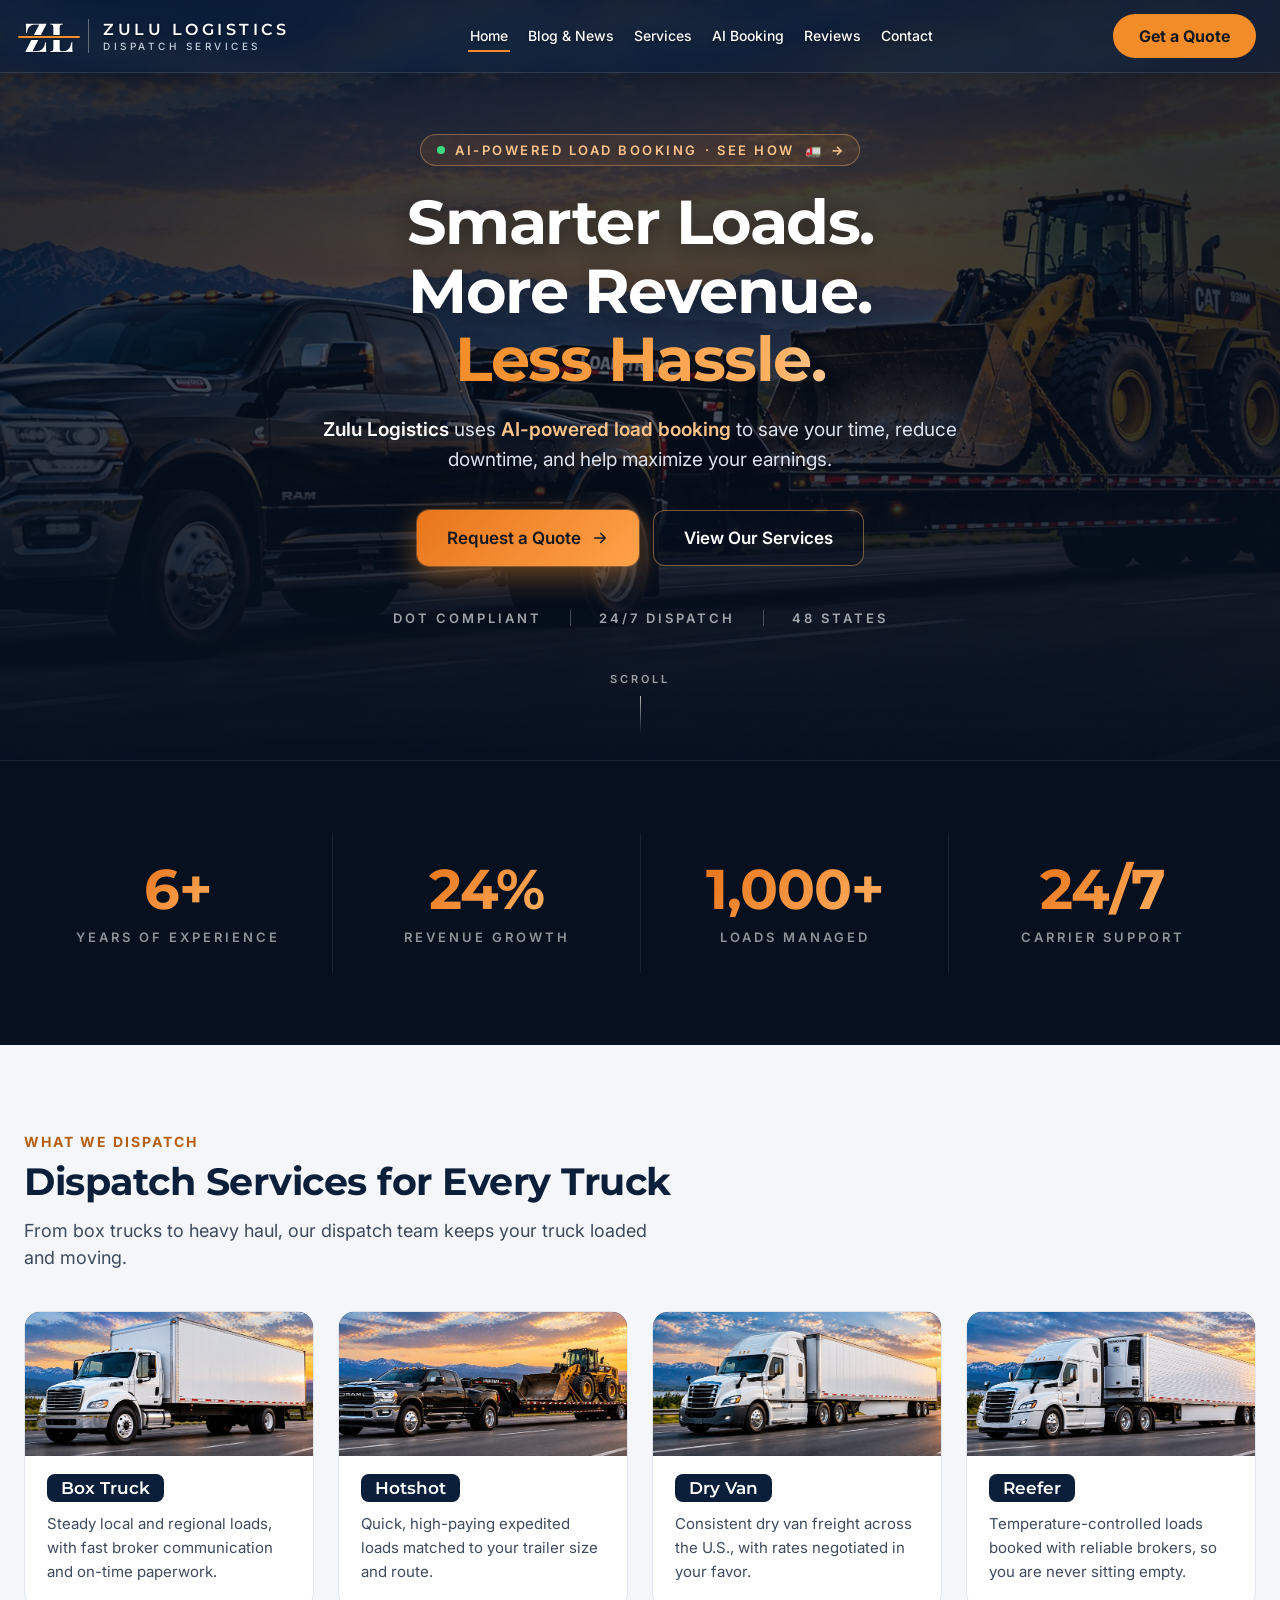
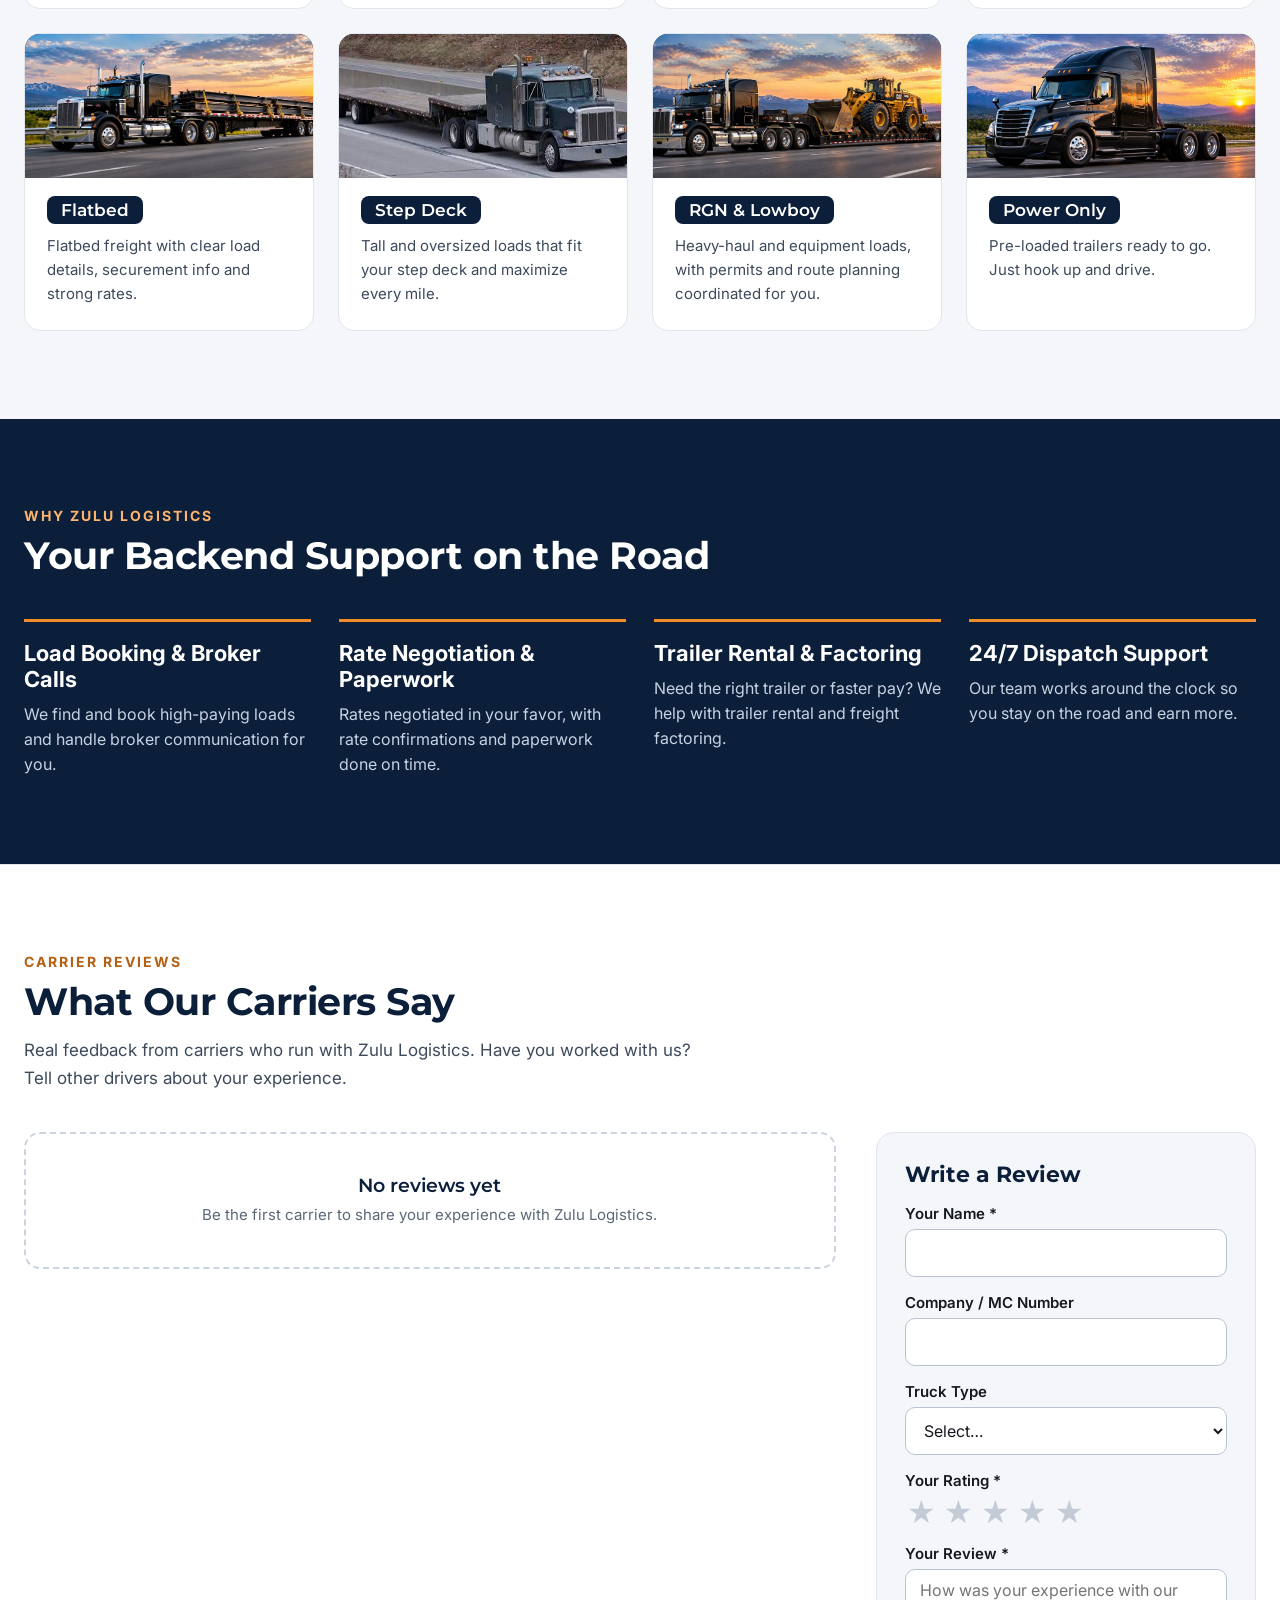
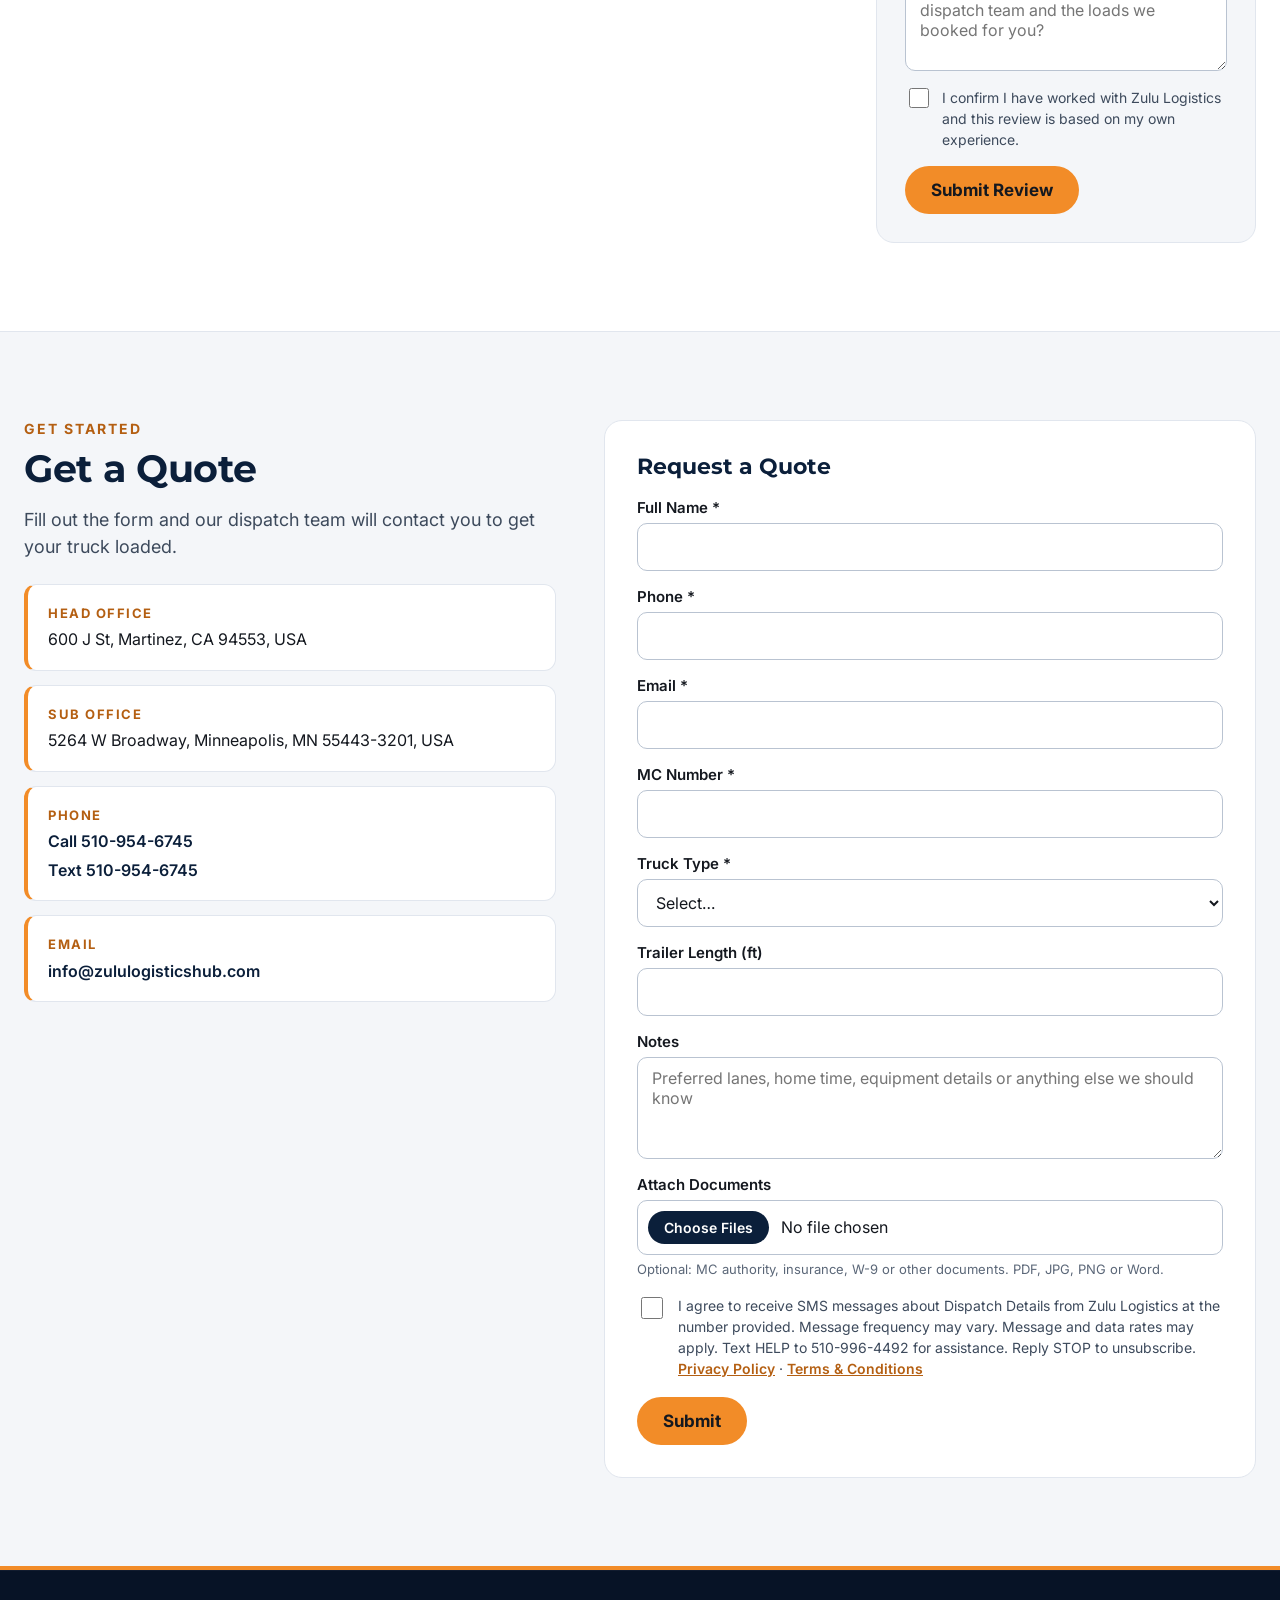
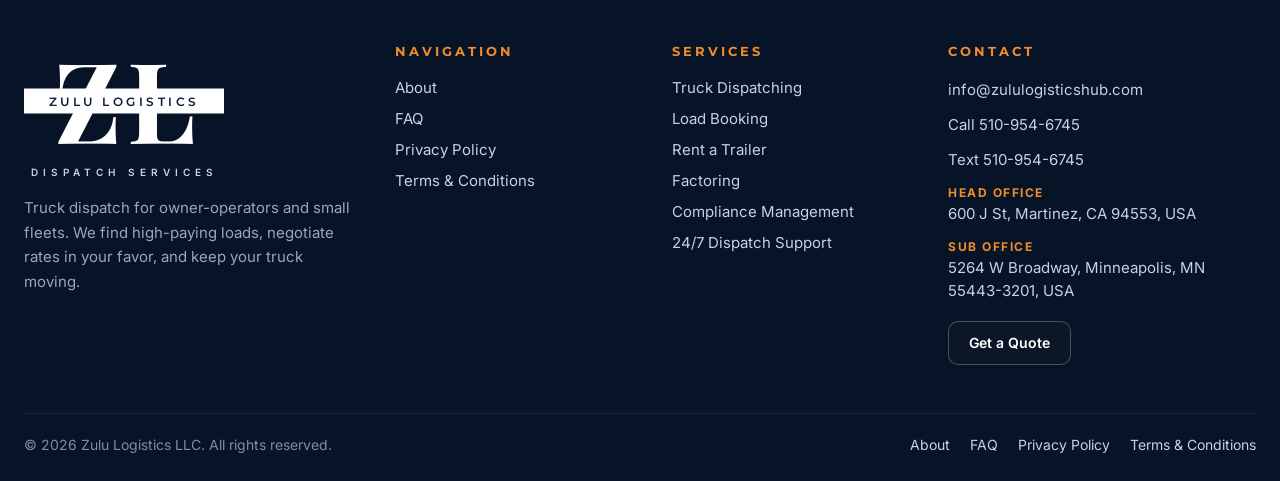
<file: index.html>
<!doctype html>
<html lang="en">
<head>
<meta charset="utf-8">
<meta name="viewport" content="width=device-width, initial-scale=1">
<title>Zulu Logistics</title>
<meta name="description" content="Zulu Logistics – AI-powered truck dispatch for owner-operators and small fleets across 48 states. High-paying loads, fair rates, less hassle.">
<meta property="og:title" content="Zulu Logistics">
<meta property="og:description" content="Zulu Logistics – AI-powered truck dispatch for owner-operators and small fleets across 48 states. High-paying loads, fair rates, less hassle.">
<meta property="og:image" content="https://zululogisticshub.com/assets/img/hero-hotshot.jpg">
<meta property="og:type" content="website">
<link rel="icon" type="image/svg+xml" href="data:image/svg+xml,%3Csvg xmlns=%27http://www.w3.org/2000/svg%27 viewBox=%270 0 64 64%27%3E%3Crect width=%2764%27 height=%2764%27 rx=%2714%27 fill=%27%230B1F3A%27/%3E%3Ctext x=%2731%27 y=%2744%27 text-anchor=%27middle%27 font-family=%27Georgia,serif%27 font-weight=%27700%27 font-size=%2734%27 letter-spacing=%27-3%27 fill=%27white%27%3EZL%3C/text%3E%3Crect x=%2710%27 y=%2731%27 width=%2744%27 height=%273%27 rx=%271.5%27 fill=%27%23F28C28%27/%3E%3C/svg%3E">
<link rel="preconnect" href="https://fonts.googleapis.com">
<link rel="preconnect" href="https://fonts.gstatic.com" crossorigin>
<link href="https://fonts.googleapis.com/css2?family=Inter:wght@400;500;600;700&amp;family=Montserrat:wght@600;700;800&amp;family=Playfair+Display:wght@600;700&amp;display=swap" rel="stylesheet">
<link rel="stylesheet" href="/style.css">
</head>
<body>
<div style="font-family: 'Inter', sans-serif; color: #14181F; background: #F4F6F9; min-width: 0;">
<header class="zl-header" style="color: #FFFFFF;">
<div class="zl-header-inner" style="max-width: 1240px; margin: 0 auto; padding: 14px 24px; display: flex; align-items: center; justify-content: space-between; gap: 16px; flex-wrap: wrap;">
<a href="/" aria-label="Zulu Logistics – Dispatch Services, home" class="zl-brand" style="display: flex; align-items: center; gap: 14px; text-decoration: none; color: #FFFFFF;">
<span class="zl-mono" aria-hidden="true"><span class="zl-mono-text">ZL</span><span class="zl-mono-band"></span></span>
<span class="zl-brand-rule" aria-hidden="true"></span>
<span style="display: flex; flex-direction: column; gap: 3px; line-height: 1;">
<span class="zl-brand-name">ZULU LOGISTICS</span>
<span class="zl-tagline" style="font-size: 10px; font-weight: 500; letter-spacing: 3.5px; color: #C7D2E2;">DISPATCH SERVICES</span>
</span>
</a>
<nav class="zl-nav-links" id="main-nav" aria-label="Main" style="display: flex; gap: 26px; font-weight: 500; font-size: 15px;">
<a class="zl-nav-btn" href="/" aria-current="page">Home</a>
<a class="zl-nav-btn" href="/blog" >Blog &amp; News</a>
<a class="zl-nav-btn" href="/services" >Services</a>
<a class="zl-nav-btn" href="/ai-booking" >AI Booking</a>
<a class="zl-nav-btn" href="#reviews">Reviews</a>
<a class="zl-nav-btn" href="/contact" >Contact</a>
</nav>
<a class="zl-btn zl-btn-primary zl-head-cta" href="#quote" style="min-height: 44px; font-size: 16px;">Get a Quote</a>
<button type="button" class="zl-menu-btn" aria-expanded="false" aria-controls="main-nav" aria-label="Menu"><span></span><span></span><span></span></button>
</div>
</header>
<main>
<section id="top" style="position: relative; background: #0B1F3A;">
<div class="zl-stage">
<img class="zl-slide s1" src="/hero-hotshot.jpg" alt="Pickup truck towing a gooseneck trailer with a CAT wheel loader at sunset">
<img class="zl-slide s2" src="/hero-rgn.jpg" alt="Black semi truck hauling a CAT loader on an RGN trailer">
<img class="zl-slide s3" src="/hero-dry-van.jpg" alt="White semi truck with a dry van trailer on the highway">
<img class="zl-slide s4" src="/hero-flatbed.jpg" alt="Black semi truck with a flatbed trailer loaded with steel beams">
<div class="zl-shade"></div>
<div class="zl-hero-copy" style="justify-content: center; text-align: center;">
<div style="width: 100%; max-width: 900px; margin: 0 auto; padding: 0 20px; color: #FFFFFF; box-sizing: border-box;">
<a href="/ai-booking" class="zl-kicker zl-kicker-link" style="text-decoration: none; display: inline-flex; align-items: center; gap: 10px; margin: 0 0 22px; padding: 7px 16px; border: 1px solid rgba(255,180,110,.4); border-radius: 999px; background: rgba(242,140,40,.1); font-weight: 600; font-size: 13px; letter-spacing: 2.5px; color: #FFC48A;"><span class="zl-live-dot" aria-hidden="true"></span>AI-POWERED LOAD BOOKING<span class="zl-kicker-more">&nbsp;· SEE HOW</span> <span aria-hidden="true" style="letter-spacing: 0;">🚛</span> <span aria-hidden="true" style="letter-spacing: 0; font-weight: 700;">→</span></a><br>
<h1 class="zl-hero-title" style="margin: 0; font-family: 'Montserrat', sans-serif; font-weight: 700; font-size: 62px; line-height: 1.1; letter-spacing: -1.5px; text-shadow: 0 4px 24px rgba(0,0,0,.45);"><span class="zl-word w1">Smarter Loads.</span> <span class="zl-word w2">More Revenue.</span><br><span class="zl-word w3 zl-shine">Less Hassle.</span></h1>
<p class="zl-word w4" style="margin: 22px auto 34px; max-width: 640px; font-size: 19px; line-height: 1.6; color: #DCE3EE;"><strong style="color: #FFFFFF; font-weight: 600;">Zulu Logistics</strong> uses <span style="color: #FFC48A; font-weight: 600;">AI-powered load booking</span> to save your time, reduce downtime, and help maximize your earnings.</p>
<div style="display: flex; gap: 14px; flex-wrap: wrap; justify-content: center;">
<a class="zl-cta zl-cta-main" href="#quote">Request a Quote <svg aria-hidden="true" width="18" height="18" viewBox="0 0 24 24" fill="none" stroke="currentColor" stroke-width="2.2" stroke-linecap="round" stroke-linejoin="round"><path d="M5 12h14M13 6l6 6-6 6"></path></svg></a>
<a class="zl-cta zl-cta-alt" href="/services">View Our Services</a>
</div>
<ul class="zl-trust">
<li>DOT COMPLIANT</li>
<li>24/7 DISPATCH</li>
<li>48 STATES</li>
</ul>
</div>
</div>
<a class="zl-scroll" href="#trucks" aria-label="Scroll to truck types">SCROLL<span class="zl-scroll-line"></span></a>
</div>
</section>
<section aria-label="Zulu Logistics at a glance" style="background: #06101F; border-top: 1px solid rgba(255,255,255,.08); padding: 72px 24px;">
<div class="zl-stats" style="max-width: 1240px; margin: 0 auto;">
<div class="zl-stat"><span class="zl-stat-num">6+</span><span class="zl-stat-label">YEARS OF EXPERIENCE</span></div>
<div class="zl-stat"><span class="zl-stat-num">24%</span><span class="zl-stat-label">REVENUE GROWTH</span></div>
<div class="zl-stat"><span class="zl-stat-num">1,000+</span><span class="zl-stat-label">LOADS MANAGED</span></div>
<div class="zl-stat"><span class="zl-stat-num">24/7</span><span class="zl-stat-label">CARRIER SUPPORT</span></div>
</div>
</section>

<section id="trucks" style="padding: 88px 24px;">
<div style="max-width: 1240px; margin: 0 auto;">
<p style="margin: 0 0 8px; font-weight: 700; font-size: 14px; letter-spacing: 2px; color: #B45F12;">WHAT WE DISPATCH</p>
<h2 style="margin: 0 0 12px; font-family: 'Montserrat', sans-serif; font-weight: 700; font-size: 38px; letter-spacing: -.5px; color: #0B1F3A;">Dispatch Services for Every Truck</h2>
<p style="margin: 0 0 40px; max-width: 640px; font-size: 18px; line-height: 1.5; color: #3D4A5C;">From box trucks to heavy haul, our dispatch team keeps your truck loaded and moving.</p>
<div style="display: grid; grid-template-columns: repeat(auto-fill, minmax(260px, 1fr)); gap: 24px;">
<div class="zl-card" style="background: #FFFFFF; border-radius: 16px; overflow: hidden; display: flex; flex-direction: column; border: 1px solid #E1E6EE;">
<div style="aspect-ratio: 2 / 1; overflow: hidden; background: #0B1F3A;">
<img class="zl-card-img" src="/box-truck.jpg" alt="Box Truck truck" loading="lazy" style="width: 100%; height: 100%; object-fit: cover; object-position: 35% center; display: block;">
</div>
<div style="padding: 18px 22px 24px; display: flex; flex-direction: column; gap: 10px;">
<h3 class="zl-card-tag" style="align-self: flex-start; margin: 0; padding: 4px 14px; border-radius: 8px; background: #0B1F3A; color: #FFFFFF; font-family: 'Montserrat', sans-serif; font-weight: 600; font-size: 17px;">Box Truck</h3>
<p style="margin: 0; font-size: 15px; line-height: 1.6; color: #3D4A5C;">Steady local and regional loads, with fast broker communication and on-time paperwork.</p>
</div>
</div>
<div class="zl-card" style="background: #FFFFFF; border-radius: 16px; overflow: hidden; display: flex; flex-direction: column; border: 1px solid #E1E6EE;">
<div style="aspect-ratio: 2 / 1; overflow: hidden; background: #0B1F3A;">
<img class="zl-card-img" src="/hotshot.jpg" alt="Hotshot truck" loading="lazy" style="width: 100%; height: 100%; object-fit: cover; object-position: 30% center; display: block;">
</div>
<div style="padding: 18px 22px 24px; display: flex; flex-direction: column; gap: 10px;">
<h3 class="zl-card-tag" style="align-self: flex-start; margin: 0; padding: 4px 14px; border-radius: 8px; background: #0B1F3A; color: #FFFFFF; font-family: 'Montserrat', sans-serif; font-weight: 600; font-size: 17px;">Hotshot</h3>
<p style="margin: 0; font-size: 15px; line-height: 1.6; color: #3D4A5C;">Quick, high-paying expedited loads matched to your trailer size and route.</p>
</div>
</div>
<div class="zl-card" style="background: #FFFFFF; border-radius: 16px; overflow: hidden; display: flex; flex-direction: column; border: 1px solid #E1E6EE;">
<div style="aspect-ratio: 2 / 1; overflow: hidden; background: #0B1F3A;">
<img class="zl-card-img" src="/dry-van.jpg" alt="Dry Van truck" loading="lazy" style="width: 100%; height: 100%; object-fit: cover; object-position: 35% center; display: block;">
</div>
<div style="padding: 18px 22px 24px; display: flex; flex-direction: column; gap: 10px;">
<h3 class="zl-card-tag" style="align-self: flex-start; margin: 0; padding: 4px 14px; border-radius: 8px; background: #0B1F3A; color: #FFFFFF; font-family: 'Montserrat', sans-serif; font-weight: 600; font-size: 17px;">Dry Van</h3>
<p style="margin: 0; font-size: 15px; line-height: 1.6; color: #3D4A5C;">Consistent dry van freight across the U.S., with rates negotiated in your favor.</p>
</div>
</div>
<div class="zl-card" style="background: #FFFFFF; border-radius: 16px; overflow: hidden; display: flex; flex-direction: column; border: 1px solid #E1E6EE;">
<div style="aspect-ratio: 2 / 1; overflow: hidden; background: #0B1F3A;">
<img class="zl-card-img" src="/reefer.jpg" alt="Reefer truck" loading="lazy" style="width: 100%; height: 100%; object-fit: cover; object-position: 30% center; display: block;">
</div>
<div style="padding: 18px 22px 24px; display: flex; flex-direction: column; gap: 10px;">
<h3 class="zl-card-tag" style="align-self: flex-start; margin: 0; padding: 4px 14px; border-radius: 8px; background: #0B1F3A; color: #FFFFFF; font-family: 'Montserrat', sans-serif; font-weight: 600; font-size: 17px;">Reefer</h3>
<p style="margin: 0; font-size: 15px; line-height: 1.6; color: #3D4A5C;">Temperature-controlled loads booked with reliable brokers, so you are never sitting empty.</p>
</div>
</div>
<div class="zl-card" style="background: #FFFFFF; border-radius: 16px; overflow: hidden; display: flex; flex-direction: column; border: 1px solid #E1E6EE;">
<div style="aspect-ratio: 2 / 1; overflow: hidden; background: #0B1F3A;">
<img class="zl-card-img" src="/flatbed.jpg" alt="Flatbed truck" loading="lazy" style="width: 100%; height: 100%; object-fit: cover; object-position: 35% center; display: block;">
</div>
<div style="padding: 18px 22px 24px; display: flex; flex-direction: column; gap: 10px;">
<h3 class="zl-card-tag" style="align-self: flex-start; margin: 0; padding: 4px 14px; border-radius: 8px; background: #0B1F3A; color: #FFFFFF; font-family: 'Montserrat', sans-serif; font-weight: 600; font-size: 17px;">Flatbed</h3>
<p style="margin: 0; font-size: 15px; line-height: 1.6; color: #3D4A5C;">Flatbed freight with clear load details, securement info and strong rates.</p>
</div>
</div>
<div class="zl-card" style="background: #FFFFFF; border-radius: 16px; overflow: hidden; display: flex; flex-direction: column; border: 1px solid #E1E6EE;">
<div style="aspect-ratio: 2 / 1; overflow: hidden; background: #0B1F3A;">
<img class="zl-card-img" src="/step-deck.jpg" alt="Step Deck truck" loading="lazy" style="width: 100%; height: 100%; object-fit: cover; object-position: 60% center; display: block;">
</div>
<div style="padding: 18px 22px 24px; display: flex; flex-direction: column; gap: 10px;">
<h3 class="zl-card-tag" style="align-self: flex-start; margin: 0; padding: 4px 14px; border-radius: 8px; background: #0B1F3A; color: #FFFFFF; font-family: 'Montserrat', sans-serif; font-weight: 600; font-size: 17px;">Step Deck</h3>
<p style="margin: 0; font-size: 15px; line-height: 1.6; color: #3D4A5C;">Tall and oversized loads that fit your step deck and maximize every mile.</p>
</div>
</div>
<div class="zl-card" style="background: #FFFFFF; border-radius: 16px; overflow: hidden; display: flex; flex-direction: column; border: 1px solid #E1E6EE;">
<div style="aspect-ratio: 2 / 1; overflow: hidden; background: #0B1F3A;">
<img class="zl-card-img" src="/rgn-lowboy.jpg" alt="RGN &amp; Lowboy truck" loading="lazy" style="width: 100%; height: 100%; object-fit: cover; object-position: 35% center; display: block;">
</div>
<div style="padding: 18px 22px 24px; display: flex; flex-direction: column; gap: 10px;">
<h3 class="zl-card-tag" style="align-self: flex-start; margin: 0; padding: 4px 14px; border-radius: 8px; background: #0B1F3A; color: #FFFFFF; font-family: 'Montserrat', sans-serif; font-weight: 600; font-size: 17px;">RGN &amp; Lowboy</h3>
<p style="margin: 0; font-size: 15px; line-height: 1.6; color: #3D4A5C;">Heavy-haul and equipment loads, with permits and route planning coordinated for you.</p>
</div>
</div>
<div class="zl-card" style="background: #FFFFFF; border-radius: 16px; overflow: hidden; display: flex; flex-direction: column; border: 1px solid #E1E6EE;">
<div style="aspect-ratio: 2 / 1; overflow: hidden; background: #0B1F3A;">
<img class="zl-card-img" src="/power-only.jpg" alt="Power Only truck" loading="lazy" style="width: 100%; height: 100%; object-fit: cover; object-position: 40% center; display: block;">
</div>
<div style="padding: 18px 22px 24px; display: flex; flex-direction: column; gap: 10px;">
<h3 class="zl-card-tag" style="align-self: flex-start; margin: 0; padding: 4px 14px; border-radius: 8px; background: #0B1F3A; color: #FFFFFF; font-family: 'Montserrat', sans-serif; font-weight: 600; font-size: 17px;">Power Only</h3>
<p style="margin: 0; font-size: 15px; line-height: 1.6; color: #3D4A5C;">Pre-loaded trailers ready to go. Just hook up and drive.</p>
</div>
</div>

</div>
</div>
</section>

<section id="why" style="padding: 88px 24px; background: #0B1F3A; color: #FFFFFF;">
<div style="max-width: 1240px; margin: 0 auto;">
<p style="margin: 0 0 8px; font-weight: 700; font-size: 14px; letter-spacing: 2px; color: #FFB46E;">WHY ZULU LOGISTICS</p>
<h2 style="margin: 0 0 40px; font-family: 'Montserrat', sans-serif; font-weight: 700; font-size: 38px; letter-spacing: -.5px;">Your Backend Support on the Road</h2>
<div style="display: grid; grid-template-columns: repeat(auto-fit, minmax(240px, 1fr)); gap: 28px;">
<div style="display: flex; flex-direction: column; gap: 10px; border-top: 3px solid #F28C28; padding-top: 18px;">
<h3 style="margin: 0; font-size: 22px; font-weight: 700;">Load Booking &amp; Broker Calls</h3>
<p style="margin: 0; font-size: 16px; line-height: 1.55; color: #C7D2E2;">We find and book high-paying loads and handle broker communication for you.</p>
</div>
<div style="display: flex; flex-direction: column; gap: 10px; border-top: 3px solid #F28C28; padding-top: 18px;">
<h3 style="margin: 0; font-size: 22px; font-weight: 700;">Rate Negotiation &amp; Paperwork</h3>
<p style="margin: 0; font-size: 16px; line-height: 1.55; color: #C7D2E2;">Rates negotiated in your favor, with rate confirmations and paperwork done on time.</p>
</div>
<div style="display: flex; flex-direction: column; gap: 10px; border-top: 3px solid #F28C28; padding-top: 18px;">
<h3 style="margin: 0; font-size: 22px; font-weight: 700;">Trailer Rental &amp; Factoring</h3>
<p style="margin: 0; font-size: 16px; line-height: 1.55; color: #C7D2E2;">Need the right trailer or faster pay? We help with trailer rental and freight factoring.</p>
</div>
<div style="display: flex; flex-direction: column; gap: 10px; border-top: 3px solid #F28C28; padding-top: 18px;">
<h3 style="margin: 0; font-size: 22px; font-weight: 700;">24/7 Dispatch Support</h3>
<p style="margin: 0; font-size: 16px; line-height: 1.55; color: #C7D2E2;">Our team works around the clock so you stay on the road and earn more.</p>
</div>
</div>
</div>
</section>

<section id="reviews" style="padding: 88px 24px; background: #FFFFFF; border-top: 1px solid #E1E6EE; border-bottom: 1px solid #E1E6EE;">
<div style="max-width: 1240px; margin: 0 auto;">
<p style="margin: 0 0 8px; font-weight: 700; font-size: 14px; letter-spacing: 2px; color: #B45F12;">CARRIER REVIEWS</p>
<h2 style="margin: 0 0 12px; font-family: 'Montserrat', sans-serif; font-weight: 700; font-size: 38px; letter-spacing: -.5px; color: #0B1F3A;">What Our Carriers Say</h2>
<p style="margin: 0 0 40px; max-width: 680px; font-size: 17px; line-height: 1.6; color: #3D4A5C;">Real feedback from carriers who run with Zulu Logistics. Have you worked with us? Tell other drivers about your experience.</p>
<div style="display: flex; flex-wrap: wrap; gap: 40px; align-items: flex-start;">
<div style="flex: 999 1 520px; min-width: 0;">
<div data-no-reviews hidden>
<div style="padding: 40px 28px; border: 2px dashed #CBD3DF; border-radius: 16px; text-align: center; color: #5B6778;">
<p style="margin: 0 0 6px; font-family: 'Montserrat', sans-serif; font-weight: 600; font-size: 19px; color: #0B1F3A;">No reviews yet</p>
<p style="margin: 0; font-size: 15px; line-height: 1.6;">Be the first carrier to share your experience with Zulu Logistics.</p>
</div>
</div>
<div data-review-list style="display: grid; grid-template-columns: repeat(auto-fill, minmax(260px, 1fr)); gap: 18px;"><div class="zl-skel" aria-hidden="true"></div><div class="zl-skel" aria-hidden="true"></div></div>
</div>
<form class="zl-form" data-form="review" style="flex: 1 1 380px; min-width: 0; background: #F4F6F9; border: 1px solid #E1E6EE; border-radius: 18px; padding: 28px; display: flex; flex-direction: column; gap: 16px; box-sizing: border-box;">
<h3 style="margin: 0; font-family: 'Montserrat', sans-serif; font-weight: 700; font-size: 22px; color: #0B1F3A;">Write a Review</h3>
<div role="status" hidden data-success style="padding: 16px; border-radius: 12px; background: #E8F5EC; color: #145A2E; font-size: 15px; font-weight: 600;">Thank you for your review! Our team will review it before it appears on the site.</div>
<label style="display: flex; flex-direction: column; gap: 6px; font-weight: 600; font-size: 15px;">Your Name *<input class="zl-input" type="text" name="fi-sender-fullName" required="" autocomplete="name"></label>
<label style="display: flex; flex-direction: column; gap: 6px; font-weight: 600; font-size: 15px;">Company / MC Number<input class="zl-input" type="text" name="fi-text-company"></label>
<label style="display: flex; flex-direction: column; gap: 6px; font-weight: 600; font-size: 15px;">Truck Type<select class="zl-input" name="fi-select-truckType">
<option value="">Select…</option>
<option value="Box Truck">Box Truck</option><option value="Hotshot">Hotshot</option><option value="Dry Van">Dry Van</option><option value="Reefer">Reefer</option><option value="Flatbed">Flatbed</option><option value="Step Deck">Step Deck</option><option value="RGN & Lowboy">RGN &amp; Lowboy</option><option value="Power Only">Power Only</option>
</select></label>
<div style="display: flex; flex-direction: column; gap: 6px; font-weight: 600; font-size: 15px;"><span>Your Rating *</span>
<div role="radiogroup" aria-label="Rating" style="display: flex; gap: 4px;">
<button type="button" class="zl-star" role="radio" aria-checked="false" aria-label="1 star" data-star="1">★</button><button type="button" class="zl-star" role="radio" aria-checked="false" aria-label="2 stars" data-star="2">★</button><button type="button" class="zl-star" role="radio" aria-checked="false" aria-label="3 stars" data-star="3">★</button><button type="button" class="zl-star" role="radio" aria-checked="false" aria-label="4 stars" data-star="4">★</button><button type="button" class="zl-star" role="radio" aria-checked="false" aria-label="5 stars" data-star="5">★</button>
</div>
<span role="alert" hidden data-rating-error style="font-weight: 500; font-size: 13px; color: #B42318;">Please choose a rating.</span>
</div>
<label style="display: flex; flex-direction: column; gap: 6px; font-weight: 600; font-size: 15px;">Your Review *<textarea class="zl-input" name="fi-text-review" rows="4" required="" placeholder="How was your experience with our dispatch team and the loads we booked for you?" style="resize: vertical;"></textarea></label>
<label style="display: flex; gap: 10px; align-items: flex-start; font-size: 14px; line-height: 1.5; color: #3D4A5C;"><input type="checkbox" value="Yes" name="fi-checkbox-confirmedCustomer" required="" style="width: 20px; height: 20px; margin-top: 1px; flex: none;"><span>I confirm I have worked with Zulu Logistics and this review is based on my own experience.</span></label>
<button type="submit" class="zl-btn zl-btn-primary" style="border: 0; cursor: pointer; align-self: flex-start;">Submit Review</button>
</form>
</div>
</div>
</section>

<section id="quote" style="padding: 88px 24px;">
<div style="max-width: 1240px; margin: 0 auto; display: flex; flex-wrap: wrap; gap: 48px; align-items: flex-start;">
<div style="flex: 1 1 340px; min-width: 0;">
<p style="margin: 0 0 8px; font-weight: 700; font-size: 14px; letter-spacing: 2px; color: #B45F12;">GET STARTED</p>
<h2 style="margin: 0 0 14px; font-family: 'Montserrat', sans-serif; font-weight: 700; font-size: 38px; letter-spacing: -.5px; color: #0B1F3A;">Get a Quote</h2>
<p style="margin: 0 0 24px; font-size: 18px; line-height: 1.5; color: #3D4A5C;">Fill out the form and our dispatch team will contact you to get your truck loaded.</p>
<div style="display: flex; flex-direction: column; gap: 14px;">
<div style="display: flex; flex-direction: column; gap: 4px; padding: 18px 20px; background: #FFFFFF; border: 1px solid #E1E6EE; border-left: 4px solid #F28C28; border-radius: 12px; font-size: 16px; line-height: 1.55; color: #14181F;"><span style="font-weight: 700; font-size: 13px; letter-spacing: 1.5px; color: #B45F12;">HEAD OFFICE</span><span>600 J St, Martinez, CA 94553, USA</span></div>
<div style="display: flex; flex-direction: column; gap: 4px; padding: 18px 20px; background: #FFFFFF; border: 1px solid #E1E6EE; border-left: 4px solid #F28C28; border-radius: 12px; font-size: 16px; line-height: 1.55; color: #14181F;"><span style="font-weight: 700; font-size: 13px; letter-spacing: 1.5px; color: #B45F12;">SUB OFFICE</span><span>5264 W Broadway, Minneapolis, MN 55443-3201, USA</span></div>
<div style="display: flex; flex-direction: column; gap: 4px; padding: 18px 20px; background: #FFFFFF; border: 1px solid #E1E6EE; border-left: 4px solid #F28C28; border-radius: 12px; font-size: 16px; line-height: 1.55; color: #14181F;"><span style="font-weight: 700; font-size: 13px; letter-spacing: 1.5px; color: #B45F12;">PHONE</span><a href="tel:+15109546745" style="color: #0B1F3A; font-weight: 600; text-decoration: none;">Call 510-954-6745</a><a href="sms:+15109546745" style="color: #0B1F3A; font-weight: 600; text-decoration: none;">Text 510-954-6745</a></div>
<div style="display: flex; flex-direction: column; gap: 4px; padding: 18px 20px; background: #FFFFFF; border: 1px solid #E1E6EE; border-left: 4px solid #F28C28; border-radius: 12px; font-size: 16px; line-height: 1.55; color: #14181F;"><span style="font-weight: 700; font-size: 13px; letter-spacing: 1.5px; color: #B45F12;">EMAIL</span><a href="mailto:info@zululogisticshub.com" style="color: #0B1F3A; font-weight: 600; text-decoration: none;">info@zululogisticshub.com</a></div>
</div>
</div>
<form class="zl-form" data-form="quote" enctype="multipart/form-data" style="flex: 1 1 460px; min-width: 0; background: #FFFFFF; border: 1px solid #E1E6EE; border-radius: 18px; padding: 32px; display: flex; flex-direction: column; gap: 18px; box-sizing: border-box;">
<div role="status" hidden data-success style="padding: 24px; border-radius: 12px; background: #E8F5EC; color: #145A2E; font-size: 18px; font-weight: 600;">Thank you! Our dispatch team will contact you shortly. </div>
<h3 style="margin: 0; font-family: 'Montserrat', sans-serif; font-weight: 700; font-size: 22px; color: #0B1F3A;">Request a Quote</h3>
<div style="display: flex; flex-direction: column; gap: 16px;">
<label style="display: flex; flex-direction: column; gap: 6px; font-weight: 600; font-size: 15px;">Full Name *<input class="zl-input" type="text" name="fi-sender-fullName" required="" autocomplete="name"></label>
<label style="display: flex; flex-direction: column; gap: 6px; font-weight: 600; font-size: 15px;">Phone *<input class="zl-input" type="tel" name="fi-text-phone" required="" autocomplete="tel"></label>
<label style="display: flex; flex-direction: column; gap: 6px; font-weight: 600; font-size: 15px;">Email *<input class="zl-input" type="email" name="fi-sender-email" required="" autocomplete="email"></label>
<label style="display: flex; flex-direction: column; gap: 6px; font-weight: 600; font-size: 15px;">MC Number *<input class="zl-input" type="text" name="fi-text-mcNumber" required=""></label>
<label style="display: flex; flex-direction: column; gap: 6px; font-weight: 600; font-size: 15px;">Truck Type *<select class="zl-input" name="fi-select-truckType" required="">
<option value="">Select…</option>
<option value="Box Truck">Box Truck</option><option value="Hotshot">Hotshot</option><option value="Dry Van">Dry Van</option><option value="Reefer">Reefer</option><option value="Flatbed">Flatbed</option><option value="Step Deck">Step Deck</option><option value="RGN & Lowboy">RGN &amp; Lowboy</option><option value="Power Only">Power Only</option>
</select></label>
<label style="display: flex; flex-direction: column; gap: 6px; font-weight: 600; font-size: 15px;">Trailer Length (ft)<input class="zl-input" type="number" name="fi-text-trailerLength" min="0"></label>
<label style="display: flex; flex-direction: column; gap: 6px; font-weight: 600; font-size: 15px;">Notes<textarea class="zl-input" name="fi-text-notes" rows="4" placeholder="Preferred lanes, home time, equipment details or anything else we should know" style="resize: vertical;"></textarea></label>
<label style="display: flex; flex-direction: column; gap: 6px; font-weight: 600; font-size: 15px;">Attach Documents<input class="zl-input zl-file" type="file" name="fi-file-documents[]" multiple="" accept=".pdf,.jpg,.jpeg,.png,.doc,.docx"><span style="font-weight: 400; font-size: 13px; color: #5B6778;">Optional: MC authority, insurance, W-9 or other documents. PDF, JPG, PNG or Word.</span></label>
</div>
<label style="display: flex; gap: 12px; align-items: flex-start; font-size: 14px; line-height: 1.5; color: #3D4A5C;"><input type="checkbox" value="Yes" name="fi-checkbox-smsConsent" style="width: 22px; height: 22px; margin-top: 2px; flex: none;"><span>I agree to receive SMS messages about Dispatch Details from Zulu Logistics at the number provided. Message frequency may vary. Message and data rates may apply. Text HELP to 510-996-4492 for assistance. Reply STOP to unsubscribe. <a href="/privacy-policy" class="zl-txt-link">Privacy Policy</a> · <a href="/terms-conditions" class="zl-txt-link">Terms &amp; Conditions</a></span></label>
<button type="submit" class="zl-btn zl-btn-primary" style="border: 0; cursor: pointer; align-self: flex-start;">Submit</button>
</form>
</div>
</section>

</main>
<footer id="contact" style="background: #050C18; color: #FFFFFF; padding: 72px 24px 28px; border-top: 1px solid rgba(255,255,255,.06);">
<div class="zl-foot-grid" style="max-width: 1240px; margin: 0 auto;">
<div style="display: flex; flex-direction: column; gap: 18px;">
<a href="/" aria-label="Zulu Logistics – Dispatch Services, home" style="display: inline-flex; flex-direction: column; align-items: center; gap: 12px; align-self: flex-start; width: 200px; text-decoration: none; color: #FFFFFF;">
<span class="zl-logo-full" aria-hidden="true"><span class="zl-logo-zl">ZL</span><span class="zl-logo-band">ZULU LOGISTICS</span></span>
<span aria-hidden="true" style="font-size: 10px; font-weight: 600; letter-spacing: 5px; color: #C7D2E2;">DISPATCH SERVICES</span>
</a>
<p style="margin: 0; max-width: 340px; font-size: 15px; line-height: 1.65; color: #9AA7B9;">Truck dispatch for owner-operators and small fleets. We find high-paying loads, negotiate rates in your favor, and keep your truck moving.</p>
</div>
<nav aria-label="Footer" style="display: flex; flex-direction: column; gap: 12px; align-items: flex-start;">
<p class="zl-foot-h">NAVIGATION</p>
<a class="zl-foot-link" href="/about">About</a>
<a class="zl-foot-link" href="/faq">FAQ</a>
<a class="zl-foot-link" href="/privacy-policy">Privacy Policy</a>
<a class="zl-foot-link" href="/terms-conditions">Terms &amp; Conditions</a>
</nav>
<div style="display: flex; flex-direction: column; gap: 12px; align-items: flex-start;">
<p class="zl-foot-h">SERVICES</p>
<a class="zl-foot-link" href="/services">Truck Dispatching</a>
<a class="zl-foot-link" href="/services">Load Booking</a>
<a class="zl-foot-link" href="/services">Rent a Trailer</a>
<a class="zl-foot-link" href="/services">Factoring</a>
<a class="zl-foot-link" href="/services">Compliance Management</a>
<a class="zl-foot-link" href="/services">24/7 Dispatch Support</a>
</div>
<div style="display: flex; flex-direction: column; gap: 12px; align-items: flex-start; font-size: 15px; line-height: 1.55; color: #C7D2E2;">
<p class="zl-foot-h">CONTACT</p>
<a class="zl-foot-a" href="mailto:info@zululogisticshub.com">info@zululogisticshub.com</a>
<a class="zl-foot-a" href="tel:+15109546745">Call 510-954-6745</a>
<a class="zl-foot-a" href="sms:+15109546745">Text 510-954-6745</a>
<span><span style="display: block; font-size: 12px; font-weight: 700; letter-spacing: 1.5px; color: #F28C28;">HEAD OFFICE</span>600 J St, Martinez, CA 94553, USA</span>
<span><span style="display: block; font-size: 12px; font-weight: 700; letter-spacing: 1.5px; color: #F28C28;">SUB OFFICE</span>5264 W Broadway, Minneapolis, MN 55443-3201, USA</span>
<a class="zl-foot-btn" href="#quote">Get a Quote</a>
</div>
</div>
<div style="max-width: 1240px; margin: 48px auto 0; padding-top: 22px; border-top: 1px solid rgba(255,255,255,.08); display: flex; flex-wrap: wrap; gap: 12px 24px; justify-content: space-between; font-size: 14px; color: #7F8DA1;">
<span>© 2026 Zulu Logistics LLC. All rights reserved.</span>
<span style="display: flex; gap: 8px 20px; flex-wrap: wrap;"><a class="zl-foot-link" href="/about" style="font-size: 14px;">About</a><a class="zl-foot-link" href="/faq" style="font-size: 14px;">FAQ</a><a class="zl-foot-link" href="/privacy-policy" style="font-size: 14px;">Privacy Policy</a><a class="zl-foot-link" href="/terms-conditions" style="font-size: 14px;">Terms &amp; Conditions</a></span>
</div>
</footer>
</div>
<script src="/main.js"></script>
<!--Start of Tawk.to Script-->
<script type="text/javascript">
var Tawk_API=Tawk_API||{}, Tawk_LoadStart=new Date();
(function(){
var s1=document.createElement("script"),s0=document.getElementsByTagName("script")[0];
s1.async=true;
s1.src='https://embed.tawk.to/6ae8b148d591ee3c31f2a27d/1k6ef921h';
s1.charset='UTF-8';
s1.setAttribute('crossorigin','*');
s0.parentNode.insertBefore(s1,s0);
})();
</script>
<!--End of Tawk.to Script-->
</body>
</html>
</file>
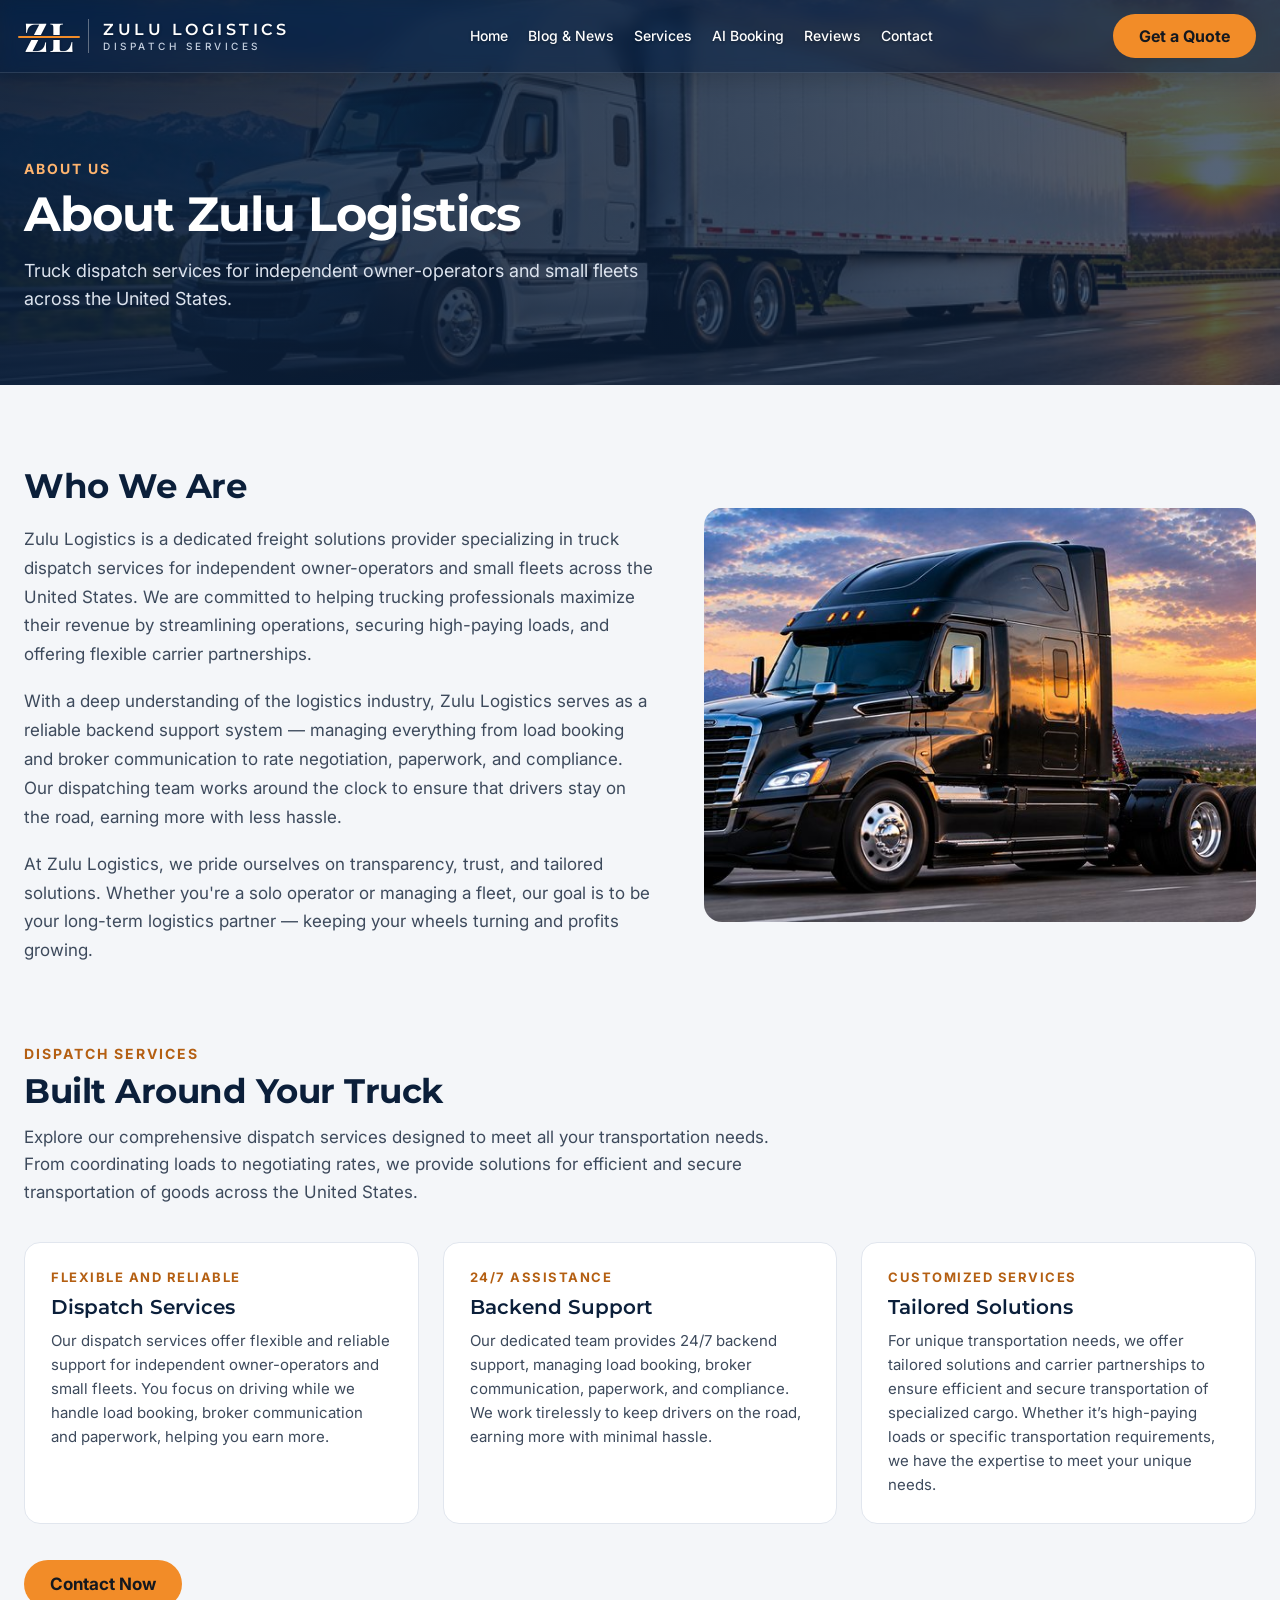
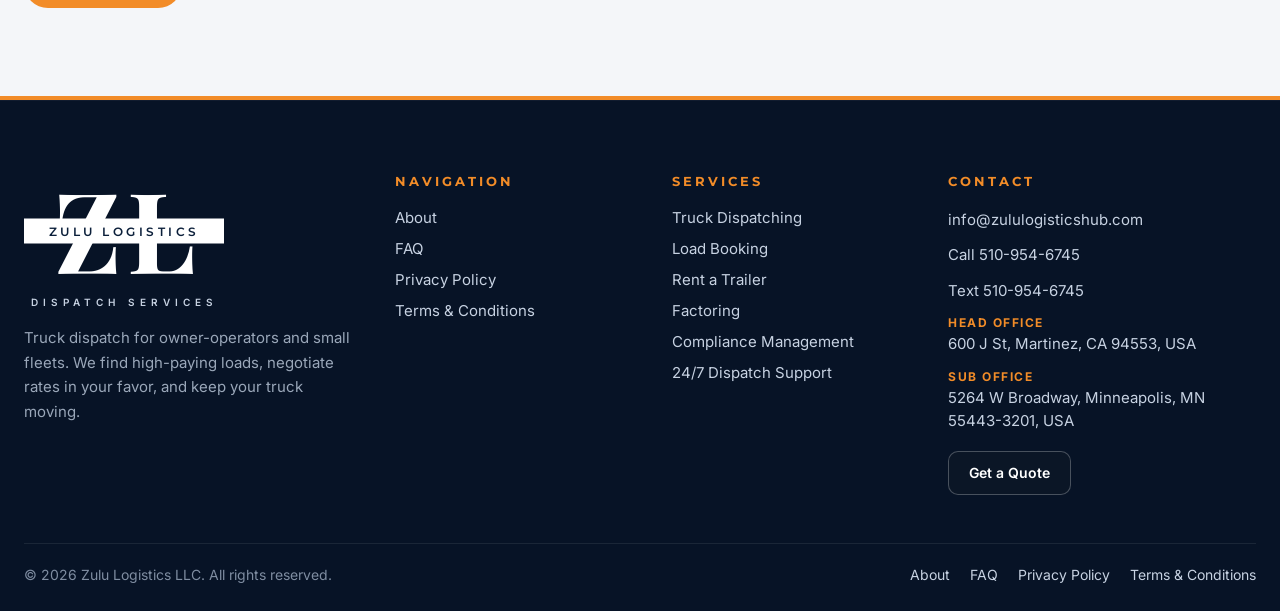
<file: about.html>
<!doctype html>
<html lang="en">
<head>
<meta charset="utf-8">
<meta name="viewport" content="width=device-width, initial-scale=1">
<title>Zulu Logistics</title>
<meta name="description" content="Learn about Zulu Logistics, a dedicated freight solutions provider offering truck dispatch services for owner-operators and small fleets.">
<meta property="og:title" content="Zulu Logistics">
<meta property="og:description" content="Learn about Zulu Logistics, a dedicated freight solutions provider offering truck dispatch services for owner-operators and small fleets.">
<meta property="og:image" content="https://zululogisticshub.com/assets/img/hero-hotshot.jpg">
<meta property="og:type" content="website">
<link rel="icon" type="image/svg+xml" href="data:image/svg+xml,%3Csvg xmlns=%27http://www.w3.org/2000/svg%27 viewBox=%270 0 64 64%27%3E%3Crect width=%2764%27 height=%2764%27 rx=%2714%27 fill=%27%230B1F3A%27/%3E%3Ctext x=%2731%27 y=%2744%27 text-anchor=%27middle%27 font-family=%27Georgia,serif%27 font-weight=%27700%27 font-size=%2734%27 letter-spacing=%27-3%27 fill=%27white%27%3EZL%3C/text%3E%3Crect x=%2710%27 y=%2731%27 width=%2744%27 height=%273%27 rx=%271.5%27 fill=%27%23F28C28%27/%3E%3C/svg%3E">
<link rel="preconnect" href="https://fonts.googleapis.com">
<link rel="preconnect" href="https://fonts.gstatic.com" crossorigin>
<link href="https://fonts.googleapis.com/css2?family=Inter:wght@400;500;600;700&amp;family=Montserrat:wght@600;700;800&amp;family=Playfair+Display:wght@600;700&amp;display=swap" rel="stylesheet">
<link rel="stylesheet" href="/style.css">
</head>
<body>
<div style="font-family: 'Inter', sans-serif; color: #14181F; background: #F4F6F9; min-width: 0;">
<header class="zl-header" style="color: #FFFFFF;">
<div class="zl-header-inner" style="max-width: 1240px; margin: 0 auto; padding: 14px 24px; display: flex; align-items: center; justify-content: space-between; gap: 16px; flex-wrap: wrap;">
<a href="/" aria-label="Zulu Logistics – Dispatch Services, home" class="zl-brand" style="display: flex; align-items: center; gap: 14px; text-decoration: none; color: #FFFFFF;">
<span class="zl-mono" aria-hidden="true"><span class="zl-mono-text">ZL</span><span class="zl-mono-band"></span></span>
<span class="zl-brand-rule" aria-hidden="true"></span>
<span style="display: flex; flex-direction: column; gap: 3px; line-height: 1;">
<span class="zl-brand-name">ZULU LOGISTICS</span>
<span class="zl-tagline" style="font-size: 10px; font-weight: 500; letter-spacing: 3.5px; color: #C7D2E2;">DISPATCH SERVICES</span>
</span>
</a>
<nav class="zl-nav-links" id="main-nav" aria-label="Main" style="display: flex; gap: 26px; font-weight: 500; font-size: 15px;">
<a class="zl-nav-btn" href="/" >Home</a>
<a class="zl-nav-btn" href="/blog" >Blog &amp; News</a>
<a class="zl-nav-btn" href="/services" >Services</a>
<a class="zl-nav-btn" href="/ai-booking" >AI Booking</a>
<a class="zl-nav-btn" href="/#reviews">Reviews</a>
<a class="zl-nav-btn" href="/contact" >Contact</a>
</nav>
<a class="zl-btn zl-btn-primary zl-head-cta" href="/#quote" style="min-height: 44px; font-size: 16px;">Get a Quote</a>
<button type="button" class="zl-menu-btn" aria-expanded="false" aria-controls="main-nav" aria-label="Menu"><span></span><span></span><span></span></button>
</div>
</header>
<main>
<section class="zl-pagehead" style="position: relative; overflow: hidden;">
<img src="/dry-van.jpg" alt="" style="position: absolute; inset: 0; width: 100%; height: 100%; object-fit: cover; display: block;">
<div style="position: absolute; inset: 0; background: linear-gradient(90deg,rgba(11,31,58,.92),rgba(11,31,58,.68));"></div>
<div style="position: relative; max-width: 1240px; margin: 0 auto;">
<p style="margin: 0 0 8px; font-weight: 700; font-size: 14px; letter-spacing: 2px; color: #FFB46E;">ABOUT US</p>
<h1 class="zl-hero-title" style="margin: 0; font-family: 'Montserrat', sans-serif; font-weight: 700; font-size: 48px; letter-spacing: -1px;">About Zulu Logistics</h1>
<p style="margin: 14px 0 0; max-width: 640px; font-size: 18px; line-height: 1.55; color: #DCE3EE;">Truck dispatch services for independent owner-operators and small fleets across the United States.</p>
</div>
</section>
<section style="padding: 80px 24px;">
<div style="max-width: 1240px; margin: 0 auto; display: flex; flex-wrap: wrap; gap: 48px; align-items: center;">
<div style="flex: 1 1 460px; min-width: 0; display: flex; flex-direction: column; gap: 18px;">
<h2 style="margin: 0; font-size: 34px; font-family: 'Montserrat', sans-serif; font-weight: 700; letter-spacing: -.5px; color: #0B1F3A;">Who We Are</h2>
<p style="margin: 0; font-size: 17px; line-height: 1.7; color: #3D4A5C;">Zulu Logistics is a dedicated freight solutions provider specializing in truck dispatch services for independent owner-operators and small fleets across the United States. We are committed to helping trucking professionals maximize their revenue by streamlining operations, securing high-paying loads, and offering flexible carrier partnerships.</p>
<p style="margin: 0; font-size: 17px; line-height: 1.7; color: #3D4A5C;">With a deep understanding of the logistics industry, Zulu Logistics serves as a reliable backend support system — managing everything from load booking and broker communication to rate negotiation, paperwork, and compliance. Our dispatching team works around the clock to ensure that drivers stay on the road, earning more with less hassle.</p>
<p style="margin: 0; font-size: 17px; line-height: 1.7; color: #3D4A5C;">At Zulu Logistics, we pride ourselves on transparency, trust, and tailored solutions. Whether you're a solo operator or managing a fleet, our goal is to be your long-term logistics partner — keeping your wheels turning and profits growing.</p>
</div>
<img src="/power-only.jpg" alt="Black semi truck on the highway at sunset" style="flex: 1 1 380px; min-width: 0; width: 100%; aspect-ratio: 4 / 3; object-fit: cover; border-radius: 18px; display: block;">
</div>
</section>
<section style="padding: 0 24px 88px;">
<div style="max-width: 1240px; margin: 0 auto;">
<p style="margin: 0 0 8px; font-weight: 700; font-size: 14px; letter-spacing: 2px; color: #B45F12;">DISPATCH SERVICES</p>
<h2 style="margin: 0 0 12px; font-size: 34px; font-family: 'Montserrat', sans-serif; font-weight: 700; letter-spacing: -.5px; color: #0B1F3A;">Built Around Your Truck</h2>
<p style="margin: 0 0 36px; max-width: 760px; font-size: 17px; line-height: 1.6; color: #3D4A5C;">Explore our comprehensive dispatch services designed to meet all your transportation needs. From coordinating loads to negotiating rates, we provide solutions for efficient and secure transportation of goods across the United States.</p>
<div style="display: grid; grid-template-columns: repeat(auto-fit, minmax(260px, 1fr)); gap: 24px;">
<div class="zl-feature">
<p style="margin: 0; font-weight: 700; font-size: 13px; letter-spacing: 1.5px; color: #B45F12;">FLEXIBLE AND RELIABLE</p>
<h3 style="margin: 0; font-family: 'Montserrat', sans-serif; font-weight: 600; font-size: 20px; color: #0B1F3A;">Dispatch Services</h3>
<p style="margin: 0; font-size: 15px; line-height: 1.6; color: #3D4A5C;">Our dispatch services offer flexible and reliable support for independent owner-operators and small fleets. You focus on driving while we handle load booking, broker communication and paperwork, helping you earn more.</p>
</div>
<div class="zl-feature">
<p style="margin: 0; font-weight: 700; font-size: 13px; letter-spacing: 1.5px; color: #B45F12;">24/7 ASSISTANCE</p>
<h3 style="margin: 0; font-family: 'Montserrat', sans-serif; font-weight: 600; font-size: 20px; color: #0B1F3A;">Backend Support</h3>
<p style="margin: 0; font-size: 15px; line-height: 1.6; color: #3D4A5C;">Our dedicated team provides 24/7 backend support, managing load booking, broker communication, paperwork, and compliance. We work tirelessly to keep drivers on the road, earning more with minimal hassle.</p>
</div>
<div class="zl-feature">
<p style="margin: 0; font-weight: 700; font-size: 13px; letter-spacing: 1.5px; color: #B45F12;">CUSTOMIZED SERVICES</p>
<h3 style="margin: 0; font-family: 'Montserrat', sans-serif; font-weight: 600; font-size: 20px; color: #0B1F3A;">Tailored Solutions</h3>
<p style="margin: 0; font-size: 15px; line-height: 1.6; color: #3D4A5C;">For unique transportation needs, we offer tailored solutions and carrier partnerships to ensure efficient and secure transportation of specialized cargo. Whether it’s high-paying loads or specific transportation requirements, we have the expertise to meet your unique needs.</p>
</div>
</div>
<div style="margin-top: 36px;"><a class="zl-btn zl-btn-primary" href="/contact">Contact Now</a></div>
</div>
</section>
</main>
<footer id="contact" style="background: #050C18; color: #FFFFFF; padding: 72px 24px 28px; border-top: 1px solid rgba(255,255,255,.06);">
<div class="zl-foot-grid" style="max-width: 1240px; margin: 0 auto;">
<div style="display: flex; flex-direction: column; gap: 18px;">
<a href="/" aria-label="Zulu Logistics – Dispatch Services, home" style="display: inline-flex; flex-direction: column; align-items: center; gap: 12px; align-self: flex-start; width: 200px; text-decoration: none; color: #FFFFFF;">
<span class="zl-logo-full" aria-hidden="true"><span class="zl-logo-zl">ZL</span><span class="zl-logo-band">ZULU LOGISTICS</span></span>
<span aria-hidden="true" style="font-size: 10px; font-weight: 600; letter-spacing: 5px; color: #C7D2E2;">DISPATCH SERVICES</span>
</a>
<p style="margin: 0; max-width: 340px; font-size: 15px; line-height: 1.65; color: #9AA7B9;">Truck dispatch for owner-operators and small fleets. We find high-paying loads, negotiate rates in your favor, and keep your truck moving.</p>
</div>
<nav aria-label="Footer" style="display: flex; flex-direction: column; gap: 12px; align-items: flex-start;">
<p class="zl-foot-h">NAVIGATION</p>
<a class="zl-foot-link" href="/about">About</a>
<a class="zl-foot-link" href="/faq">FAQ</a>
<a class="zl-foot-link" href="/privacy-policy">Privacy Policy</a>
<a class="zl-foot-link" href="/terms-conditions">Terms &amp; Conditions</a>
</nav>
<div style="display: flex; flex-direction: column; gap: 12px; align-items: flex-start;">
<p class="zl-foot-h">SERVICES</p>
<a class="zl-foot-link" href="/services">Truck Dispatching</a>
<a class="zl-foot-link" href="/services">Load Booking</a>
<a class="zl-foot-link" href="/services">Rent a Trailer</a>
<a class="zl-foot-link" href="/services">Factoring</a>
<a class="zl-foot-link" href="/services">Compliance Management</a>
<a class="zl-foot-link" href="/services">24/7 Dispatch Support</a>
</div>
<div style="display: flex; flex-direction: column; gap: 12px; align-items: flex-start; font-size: 15px; line-height: 1.55; color: #C7D2E2;">
<p class="zl-foot-h">CONTACT</p>
<a class="zl-foot-a" href="mailto:info@zululogisticshub.com">info@zululogisticshub.com</a>
<a class="zl-foot-a" href="tel:+15109546745">Call 510-954-6745</a>
<a class="zl-foot-a" href="sms:+15109546745">Text 510-954-6745</a>
<span><span style="display: block; font-size: 12px; font-weight: 700; letter-spacing: 1.5px; color: #F28C28;">HEAD OFFICE</span>600 J St, Martinez, CA 94553, USA</span>
<span><span style="display: block; font-size: 12px; font-weight: 700; letter-spacing: 1.5px; color: #F28C28;">SUB OFFICE</span>5264 W Broadway, Minneapolis, MN 55443-3201, USA</span>
<a class="zl-foot-btn" href="/#quote">Get a Quote</a>
</div>
</div>
<div style="max-width: 1240px; margin: 48px auto 0; padding-top: 22px; border-top: 1px solid rgba(255,255,255,.08); display: flex; flex-wrap: wrap; gap: 12px 24px; justify-content: space-between; font-size: 14px; color: #7F8DA1;">
<span>© 2026 Zulu Logistics LLC. All rights reserved.</span>
<span style="display: flex; gap: 8px 20px; flex-wrap: wrap;"><a class="zl-foot-link" href="/about" style="font-size: 14px;">About</a><a class="zl-foot-link" href="/faq" style="font-size: 14px;">FAQ</a><a class="zl-foot-link" href="/privacy-policy" style="font-size: 14px;">Privacy Policy</a><a class="zl-foot-link" href="/terms-conditions" style="font-size: 14px;">Terms &amp; Conditions</a></span>
</div>
</footer>
</div>
<script src="/main.js"></script>
<!--Start of Tawk.to Script-->
<script type="text/javascript">
var Tawk_API=Tawk_API||{}, Tawk_LoadStart=new Date();
(function(){
var s1=document.createElement("script"),s0=document.getElementsByTagName("script")[0];
s1.async=true;
s1.src='https://embed.tawk.to/6ae8b148d591ee3c31f2a27d/1k6ef921h';
s1.charset='UTF-8';
s1.setAttribute('crossorigin','*');
s0.parentNode.insertBefore(s1,s0);
})();
</script>
<!--End of Tawk.to Script-->
</body>
</html>
</file>
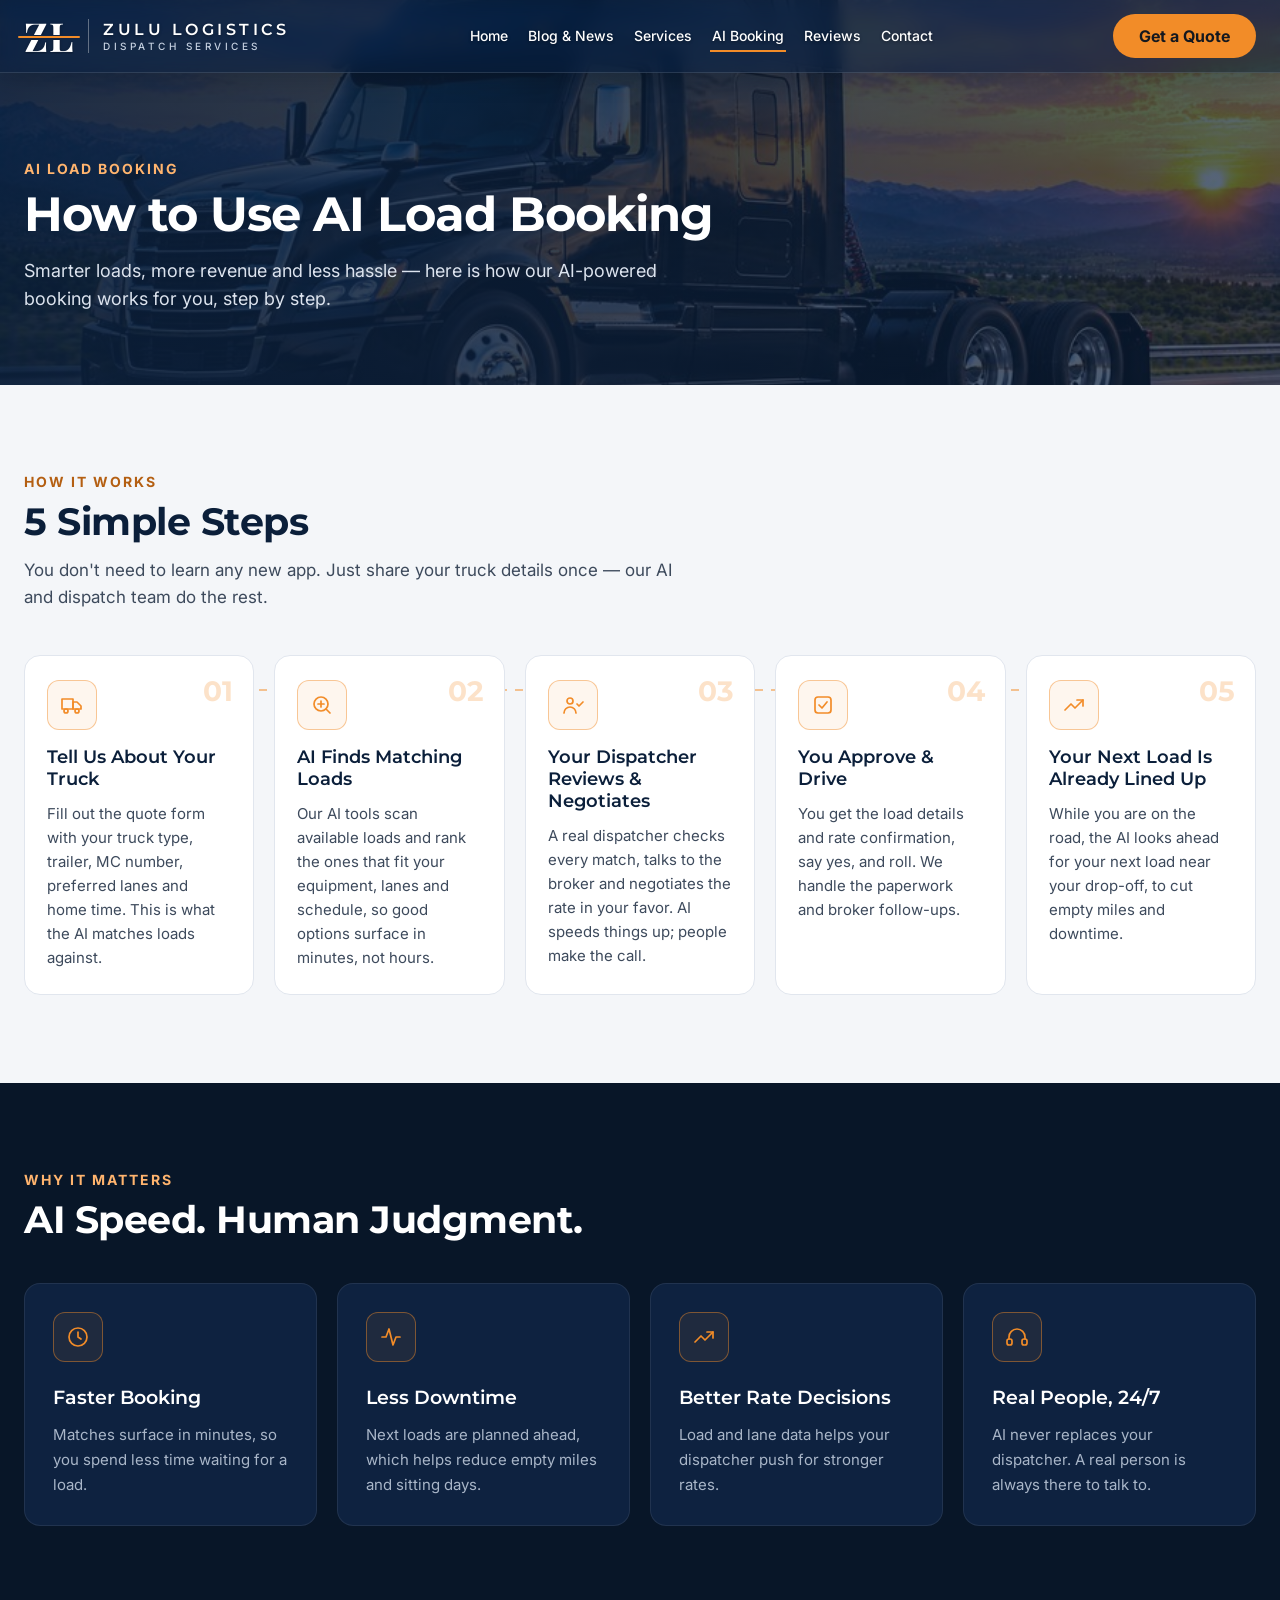
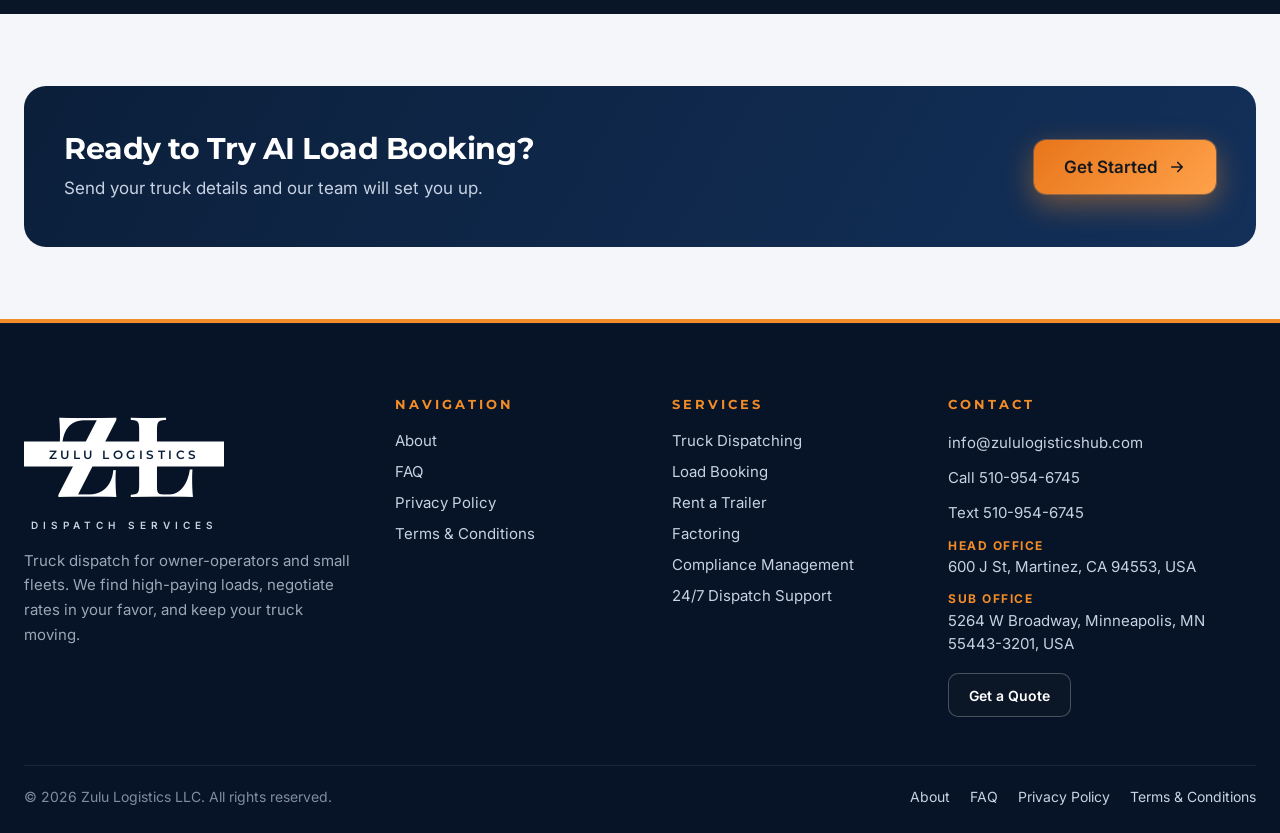
<file: ai-booking.html>
<!doctype html>
<html lang="en">
<head>
<meta charset="utf-8">
<meta name="viewport" content="width=device-width, initial-scale=1">
<title>Zulu Logistics</title>
<meta name="description" content="How Zulu Logistics uses AI-powered load booking to find better loads, reduce downtime and help maximize your earnings.">
<meta property="og:title" content="Zulu Logistics">
<meta property="og:description" content="How Zulu Logistics uses AI-powered load booking to find better loads, reduce downtime and help maximize your earnings.">
<meta property="og:image" content="https://zululogisticshub.com/assets/img/hero-hotshot.jpg">
<meta property="og:type" content="website">
<link rel="icon" type="image/svg+xml" href="data:image/svg+xml,%3Csvg xmlns=%27http://www.w3.org/2000/svg%27 viewBox=%270 0 64 64%27%3E%3Crect width=%2764%27 height=%2764%27 rx=%2714%27 fill=%27%230B1F3A%27/%3E%3Ctext x=%2731%27 y=%2744%27 text-anchor=%27middle%27 font-family=%27Georgia,serif%27 font-weight=%27700%27 font-size=%2734%27 letter-spacing=%27-3%27 fill=%27white%27%3EZL%3C/text%3E%3Crect x=%2710%27 y=%2731%27 width=%2744%27 height=%273%27 rx=%271.5%27 fill=%27%23F28C28%27/%3E%3C/svg%3E">
<link rel="preconnect" href="https://fonts.googleapis.com">
<link rel="preconnect" href="https://fonts.gstatic.com" crossorigin>
<link href="https://fonts.googleapis.com/css2?family=Inter:wght@400;500;600;700&amp;family=Montserrat:wght@600;700;800&amp;family=Playfair+Display:wght@600;700&amp;display=swap" rel="stylesheet">
<link rel="stylesheet" href="/style.css">
</head>
<body>
<div style="font-family: 'Inter', sans-serif; color: #14181F; background: #F4F6F9; min-width: 0;">
<header class="zl-header" style="color: #FFFFFF;">
<div class="zl-header-inner" style="max-width: 1240px; margin: 0 auto; padding: 14px 24px; display: flex; align-items: center; justify-content: space-between; gap: 16px; flex-wrap: wrap;">
<a href="/" aria-label="Zulu Logistics – Dispatch Services, home" class="zl-brand" style="display: flex; align-items: center; gap: 14px; text-decoration: none; color: #FFFFFF;">
<span class="zl-mono" aria-hidden="true"><span class="zl-mono-text">ZL</span><span class="zl-mono-band"></span></span>
<span class="zl-brand-rule" aria-hidden="true"></span>
<span style="display: flex; flex-direction: column; gap: 3px; line-height: 1;">
<span class="zl-brand-name">ZULU LOGISTICS</span>
<span class="zl-tagline" style="font-size: 10px; font-weight: 500; letter-spacing: 3.5px; color: #C7D2E2;">DISPATCH SERVICES</span>
</span>
</a>
<nav class="zl-nav-links" id="main-nav" aria-label="Main" style="display: flex; gap: 26px; font-weight: 500; font-size: 15px;">
<a class="zl-nav-btn" href="/" >Home</a>
<a class="zl-nav-btn" href="/blog" >Blog &amp; News</a>
<a class="zl-nav-btn" href="/services" >Services</a>
<a class="zl-nav-btn" href="/ai-booking" aria-current="page">AI Booking</a>
<a class="zl-nav-btn" href="/#reviews">Reviews</a>
<a class="zl-nav-btn" href="/contact" >Contact</a>
</nav>
<a class="zl-btn zl-btn-primary zl-head-cta" href="/#quote" style="min-height: 44px; font-size: 16px;">Get a Quote</a>
<button type="button" class="zl-menu-btn" aria-expanded="false" aria-controls="main-nav" aria-label="Menu"><span></span><span></span><span></span></button>
</div>
</header>
<main>
<section class="zl-pagehead" style="position: relative; overflow: hidden;">
<img src="/power-only.jpg" alt="" style="position: absolute; inset: 0; width: 100%; height: 100%; object-fit: cover; display: block;">
<div style="position: absolute; inset: 0; background: linear-gradient(90deg,rgba(11,31,58,.92),rgba(11,31,58,.68));"></div>
<div style="position: relative; max-width: 1240px; margin: 0 auto;">
<p style="margin: 0 0 8px; font-weight: 700; font-size: 14px; letter-spacing: 2px; color: #FFB46E;">AI LOAD BOOKING</p>
<h1 class="zl-hero-title" style="margin: 0; font-family: 'Montserrat', sans-serif; font-weight: 700; font-size: 48px; letter-spacing: -1px;">How to Use AI Load Booking</h1>
<p style="margin: 14px 0 0; max-width: 640px; font-size: 18px; line-height: 1.55; color: #DCE3EE;">Smarter loads, more revenue and less hassle — here is how our AI-powered booking works for you, step by step.</p>
</div>
</section>
<section style="padding: 88px 24px;">
<div style="max-width: 1240px; margin: 0 auto;">
<p style="margin: 0 0 8px; font-weight: 700; font-size: 14px; letter-spacing: 2px; color: #B45F12;">HOW IT WORKS</p>
<h2 style="margin: 0 0 12px; font-family: 'Montserrat', sans-serif; font-weight: 700; font-size: 38px; letter-spacing: -.5px; color: #0B1F3A;">5 Simple Steps</h2>
<p style="margin: 0 0 44px; max-width: 680px; font-size: 17px; line-height: 1.6; color: #3D4A5C;">You don't need to learn any new app. Just share your truck details once — our AI and dispatch team do the rest.</p>
<ol class="zl-steps">
<li class="zl-step">
<span class="zl-step-num">01</span>
<span class="zl-svc-icon" style="margin-bottom: 4px;"><svg aria-hidden="true" width="24" height="24" viewBox="0 0 24 24" fill="none" stroke="currentColor" stroke-width="1.7" stroke-linecap="round" stroke-linejoin="round"><path d="M2 6h11v10H2z"></path><path d="M13 9h4l4 4v3h-8z"></path><circle cx="6" cy="18" r="2"></circle><circle cx="17" cy="18" r="2"></circle></svg></span>
<h3 style="margin: 0; font-family: 'Montserrat', sans-serif; font-weight: 600; font-size: 18px; color: #0B1F3A;">Tell Us About Your Truck</h3>
<p style="margin: 0; font-size: 15px; line-height: 1.6; color: #3D4A5C;">Fill out the quote form with your truck type, trailer, MC number, preferred lanes and home time. This is what the AI matches loads against.</p>
</li>
<li class="zl-step">
<span class="zl-step-num">02</span>
<span class="zl-svc-icon" style="margin-bottom: 4px;"><svg aria-hidden="true" width="24" height="24" viewBox="0 0 24 24" fill="none" stroke="currentColor" stroke-width="1.7" stroke-linecap="round" stroke-linejoin="round"><circle cx="11" cy="11" r="7"></circle><path d="M20 20l-4-4"></path><path d="M8 11h6M11 8v6"></path></svg></span>
<h3 style="margin: 0; font-family: 'Montserrat', sans-serif; font-weight: 600; font-size: 18px; color: #0B1F3A;">AI Finds Matching Loads</h3>
<p style="margin: 0; font-size: 15px; line-height: 1.6; color: #3D4A5C;">Our AI tools scan available loads and rank the ones that fit your equipment, lanes and schedule, so good options surface in minutes, not hours.</p>
</li>
<li class="zl-step">
<span class="zl-step-num">03</span>
<span class="zl-svc-icon" style="margin-bottom: 4px;"><svg aria-hidden="true" width="24" height="24" viewBox="0 0 24 24" fill="none" stroke="currentColor" stroke-width="1.7" stroke-linecap="round" stroke-linejoin="round"><circle cx="9" cy="8" r="3"></circle><path d="M3 20c0-3.3 2.7-6 6-6s6 2.7 6 6"></path><path d="M16 11l2 2 4-4"></path></svg></span>
<h3 style="margin: 0; font-family: 'Montserrat', sans-serif; font-weight: 600; font-size: 18px; color: #0B1F3A;">Your Dispatcher Reviews &amp; Negotiates</h3>
<p style="margin: 0; font-size: 15px; line-height: 1.6; color: #3D4A5C;">A real dispatcher checks every match, talks to the broker and negotiates the rate in your favor. AI speeds things up; people make the call.</p>
</li>
<li class="zl-step">
<span class="zl-step-num">04</span>
<span class="zl-svc-icon" style="margin-bottom: 4px;"><svg aria-hidden="true" width="24" height="24" viewBox="0 0 24 24" fill="none" stroke="currentColor" stroke-width="1.7" stroke-linecap="round" stroke-linejoin="round"><rect x="4" y="4" width="16" height="16" rx="3"></rect><path d="M8 12l3 3 5-6"></path></svg></span>
<h3 style="margin: 0; font-family: 'Montserrat', sans-serif; font-weight: 600; font-size: 18px; color: #0B1F3A;">You Approve &amp; Drive</h3>
<p style="margin: 0; font-size: 15px; line-height: 1.6; color: #3D4A5C;">You get the load details and rate confirmation, say yes, and roll. We handle the paperwork and broker follow-ups.</p>
</li>
<li class="zl-step">
<span class="zl-step-num">05</span>
<span class="zl-svc-icon" style="margin-bottom: 4px;"><svg aria-hidden="true" width="24" height="24" viewBox="0 0 24 24" fill="none" stroke="currentColor" stroke-width="1.7" stroke-linecap="round" stroke-linejoin="round"><path d="M3 17l6-6 4 4 8-8"></path><path d="M15 7h6v6"></path></svg></span>
<h3 style="margin: 0; font-family: 'Montserrat', sans-serif; font-weight: 600; font-size: 18px; color: #0B1F3A;">Your Next Load Is Already Lined Up</h3>
<p style="margin: 0; font-size: 15px; line-height: 1.6; color: #3D4A5C;">While you are on the road, the AI looks ahead for your next load near your drop-off, to cut empty miles and downtime.</p>
</li>
</ol>
</div>
</section>
<section style="padding: 88px 24px; background: #081628;">
<div style="max-width: 1240px; margin: 0 auto;">
<p style="margin: 0 0 8px; font-weight: 700; font-size: 14px; letter-spacing: 2px; color: #FFB46E;">WHY IT MATTERS</p>
<h2 style="margin: 0 0 40px; font-family: 'Montserrat', sans-serif; font-weight: 700; font-size: 38px; letter-spacing: -.5px; color: #FFFFFF;">AI Speed. Human Judgment.</h2>
<div style="display: grid; grid-template-columns: repeat(auto-fill, minmax(250px, 1fr)); gap: 20px;">
<div class="zl-svc">
<span class="zl-svc-icon"><svg aria-hidden="true" width="24" height="24" viewBox="0 0 24 24" fill="none" stroke="currentColor" stroke-width="1.7" stroke-linecap="round" stroke-linejoin="round"><circle cx="12" cy="12" r="9"></circle><path d="M12 7v5l3 2"></path></svg></span>
<h3 style="margin: 0; font-family: 'Montserrat', sans-serif; font-weight: 600; font-size: 19px; color: #FFFFFF;">Faster Booking</h3>
<p style="margin: 0; font-size: 15px; line-height: 1.65; color: #A9B6C8;">Matches surface in minutes, so you spend less time waiting for a load.</p>
</div>
<div class="zl-svc">
<span class="zl-svc-icon"><svg aria-hidden="true" width="24" height="24" viewBox="0 0 24 24" fill="none" stroke="currentColor" stroke-width="1.7" stroke-linecap="round" stroke-linejoin="round"><path d="M3 12h4l3-8 4 16 3-8h4"></path></svg></span>
<h3 style="margin: 0; font-family: 'Montserrat', sans-serif; font-weight: 600; font-size: 19px; color: #FFFFFF;">Less Downtime</h3>
<p style="margin: 0; font-size: 15px; line-height: 1.65; color: #A9B6C8;">Next loads are planned ahead, which helps reduce empty miles and sitting days.</p>
</div>
<div class="zl-svc">
<span class="zl-svc-icon"><svg aria-hidden="true" width="24" height="24" viewBox="0 0 24 24" fill="none" stroke="currentColor" stroke-width="1.7" stroke-linecap="round" stroke-linejoin="round"><path d="M3 17l6-6 4 4 8-8"></path><path d="M15 7h6v6"></path></svg></span>
<h3 style="margin: 0; font-family: 'Montserrat', sans-serif; font-weight: 600; font-size: 19px; color: #FFFFFF;">Better Rate Decisions</h3>
<p style="margin: 0; font-size: 15px; line-height: 1.65; color: #A9B6C8;">Load and lane data helps your dispatcher push for stronger rates.</p>
</div>
<div class="zl-svc">
<span class="zl-svc-icon"><svg aria-hidden="true" width="24" height="24" viewBox="0 0 24 24" fill="none" stroke="currentColor" stroke-width="1.7" stroke-linecap="round" stroke-linejoin="round"><path d="M4 14v-2a8 8 0 0 1 16 0v2"></path><rect x="2" y="14" width="5" height="6" rx="2"></rect><rect x="17" y="14" width="5" height="6" rx="2"></rect></svg></span>
<h3 style="margin: 0; font-family: 'Montserrat', sans-serif; font-weight: 600; font-size: 19px; color: #FFFFFF;">Real People, 24/7</h3>
<p style="margin: 0; font-size: 15px; line-height: 1.65; color: #A9B6C8;">AI never replaces your dispatcher. A real person is always there to talk to.</p>
</div>
</div>
</div>
</section>
<section style="padding: 72px 24px;">
<div style="max-width: 1240px; margin: 0 auto; padding: 44px 40px; border-radius: 22px; background: linear-gradient(120deg,#0B1F3A 0%,#13305A 100%); color: #FFFFFF; display: flex; flex-wrap: wrap; gap: 24px; align-items: center; justify-content: space-between; box-sizing: border-box;">
<div style="flex: 1 1 420px; min-width: 0;">
<h2 style="margin: 0 0 8px; font-family: 'Montserrat', sans-serif; font-weight: 700; font-size: 30px; letter-spacing: -.5px;">Ready to Try AI Load Booking?</h2>
<p style="margin: 0; font-size: 17px; line-height: 1.6; color: #C7D2E2;">Send your truck details and our team will set you up.</p>
</div>
<a class="zl-cta zl-cta-main" href="/#quote">Get Started <svg aria-hidden="true" width="18" height="18" viewBox="0 0 24 24" fill="none" stroke="currentColor" stroke-width="2.2" stroke-linecap="round" stroke-linejoin="round"><path d="M5 12h14M13 6l6 6-6 6"></path></svg></a>
</div>
</section>
</main>
<footer id="contact" style="background: #050C18; color: #FFFFFF; padding: 72px 24px 28px; border-top: 1px solid rgba(255,255,255,.06);">
<div class="zl-foot-grid" style="max-width: 1240px; margin: 0 auto;">
<div style="display: flex; flex-direction: column; gap: 18px;">
<a href="/" aria-label="Zulu Logistics – Dispatch Services, home" style="display: inline-flex; flex-direction: column; align-items: center; gap: 12px; align-self: flex-start; width: 200px; text-decoration: none; color: #FFFFFF;">
<span class="zl-logo-full" aria-hidden="true"><span class="zl-logo-zl">ZL</span><span class="zl-logo-band">ZULU LOGISTICS</span></span>
<span aria-hidden="true" style="font-size: 10px; font-weight: 600; letter-spacing: 5px; color: #C7D2E2;">DISPATCH SERVICES</span>
</a>
<p style="margin: 0; max-width: 340px; font-size: 15px; line-height: 1.65; color: #9AA7B9;">Truck dispatch for owner-operators and small fleets. We find high-paying loads, negotiate rates in your favor, and keep your truck moving.</p>
</div>
<nav aria-label="Footer" style="display: flex; flex-direction: column; gap: 12px; align-items: flex-start;">
<p class="zl-foot-h">NAVIGATION</p>
<a class="zl-foot-link" href="/about">About</a>
<a class="zl-foot-link" href="/faq">FAQ</a>
<a class="zl-foot-link" href="/privacy-policy">Privacy Policy</a>
<a class="zl-foot-link" href="/terms-conditions">Terms &amp; Conditions</a>
</nav>
<div style="display: flex; flex-direction: column; gap: 12px; align-items: flex-start;">
<p class="zl-foot-h">SERVICES</p>
<a class="zl-foot-link" href="/services">Truck Dispatching</a>
<a class="zl-foot-link" href="/services">Load Booking</a>
<a class="zl-foot-link" href="/services">Rent a Trailer</a>
<a class="zl-foot-link" href="/services">Factoring</a>
<a class="zl-foot-link" href="/services">Compliance Management</a>
<a class="zl-foot-link" href="/services">24/7 Dispatch Support</a>
</div>
<div style="display: flex; flex-direction: column; gap: 12px; align-items: flex-start; font-size: 15px; line-height: 1.55; color: #C7D2E2;">
<p class="zl-foot-h">CONTACT</p>
<a class="zl-foot-a" href="mailto:info@zululogisticshub.com">info@zululogisticshub.com</a>
<a class="zl-foot-a" href="tel:+15109546745">Call 510-954-6745</a>
<a class="zl-foot-a" href="sms:+15109546745">Text 510-954-6745</a>
<span><span style="display: block; font-size: 12px; font-weight: 700; letter-spacing: 1.5px; color: #F28C28;">HEAD OFFICE</span>600 J St, Martinez, CA 94553, USA</span>
<span><span style="display: block; font-size: 12px; font-weight: 700; letter-spacing: 1.5px; color: #F28C28;">SUB OFFICE</span>5264 W Broadway, Minneapolis, MN 55443-3201, USA</span>
<a class="zl-foot-btn" href="/#quote">Get a Quote</a>
</div>
</div>
<div style="max-width: 1240px; margin: 48px auto 0; padding-top: 22px; border-top: 1px solid rgba(255,255,255,.08); display: flex; flex-wrap: wrap; gap: 12px 24px; justify-content: space-between; font-size: 14px; color: #7F8DA1;">
<span>© 2026 Zulu Logistics LLC. All rights reserved.</span>
<span style="display: flex; gap: 8px 20px; flex-wrap: wrap;"><a class="zl-foot-link" href="/about" style="font-size: 14px;">About</a><a class="zl-foot-link" href="/faq" style="font-size: 14px;">FAQ</a><a class="zl-foot-link" href="/privacy-policy" style="font-size: 14px;">Privacy Policy</a><a class="zl-foot-link" href="/terms-conditions" style="font-size: 14px;">Terms &amp; Conditions</a></span>
</div>
</footer>
</div>
<script src="/main.js"></script>
<!--Start of Tawk.to Script-->
<script type="text/javascript">
var Tawk_API=Tawk_API||{}, Tawk_LoadStart=new Date();
(function(){
var s1=document.createElement("script"),s0=document.getElementsByTagName("script")[0];
s1.async=true;
s1.src='https://embed.tawk.to/6ae8b148d591ee3c31f2a27d/1k6ef921h';
s1.charset='UTF-8';
s1.setAttribute('crossorigin','*');
s0.parentNode.insertBefore(s1,s0);
})();
</script>
<!--End of Tawk.to Script-->
</body>
</html>
</file>
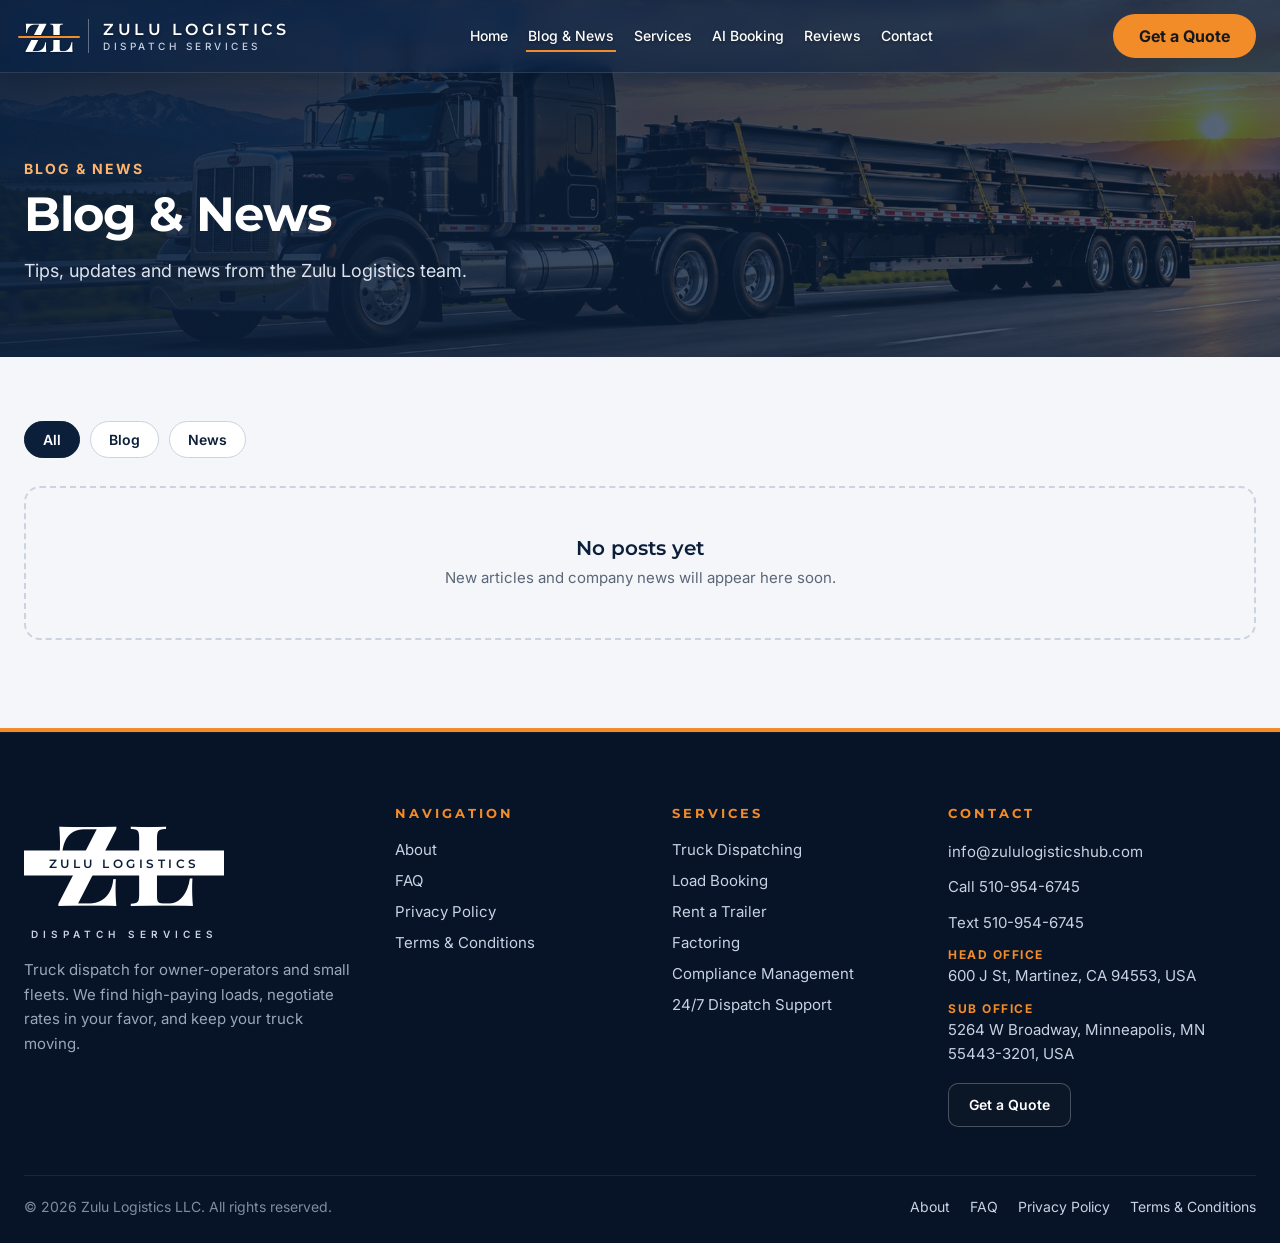
<file: blog.html>
<!doctype html>
<html lang="en">
<head>
<meta charset="utf-8">
<meta name="viewport" content="width=device-width, initial-scale=1">
<title>Zulu Logistics</title>
<meta name="description" content="News, tips and updates from Zulu Logistics for owner-operators and small fleets.">
<meta property="og:title" content="Zulu Logistics">
<meta property="og:description" content="News, tips and updates from Zulu Logistics for owner-operators and small fleets.">
<meta property="og:image" content="https://zululogisticshub.com/assets/img/hero-hotshot.jpg">
<meta property="og:type" content="website">
<link rel="icon" type="image/svg+xml" href="data:image/svg+xml,%3Csvg xmlns=%27http://www.w3.org/2000/svg%27 viewBox=%270 0 64 64%27%3E%3Crect width=%2764%27 height=%2764%27 rx=%2714%27 fill=%27%230B1F3A%27/%3E%3Ctext x=%2731%27 y=%2744%27 text-anchor=%27middle%27 font-family=%27Georgia,serif%27 font-weight=%27700%27 font-size=%2734%27 letter-spacing=%27-3%27 fill=%27white%27%3EZL%3C/text%3E%3Crect x=%2710%27 y=%2731%27 width=%2744%27 height=%273%27 rx=%271.5%27 fill=%27%23F28C28%27/%3E%3C/svg%3E">
<link rel="preconnect" href="https://fonts.googleapis.com">
<link rel="preconnect" href="https://fonts.gstatic.com" crossorigin>
<link href="https://fonts.googleapis.com/css2?family=Inter:wght@400;500;600;700&amp;family=Montserrat:wght@600;700;800&amp;family=Playfair+Display:wght@600;700&amp;display=swap" rel="stylesheet">
<link rel="stylesheet" href="/style.css">
</head>
<body>
<div style="font-family: 'Inter', sans-serif; color: #14181F; background: #F4F6F9; min-width: 0;">
<header class="zl-header" style="color: #FFFFFF;">
<div class="zl-header-inner" style="max-width: 1240px; margin: 0 auto; padding: 14px 24px; display: flex; align-items: center; justify-content: space-between; gap: 16px; flex-wrap: wrap;">
<a href="/" aria-label="Zulu Logistics – Dispatch Services, home" class="zl-brand" style="display: flex; align-items: center; gap: 14px; text-decoration: none; color: #FFFFFF;">
<span class="zl-mono" aria-hidden="true"><span class="zl-mono-text">ZL</span><span class="zl-mono-band"></span></span>
<span class="zl-brand-rule" aria-hidden="true"></span>
<span style="display: flex; flex-direction: column; gap: 3px; line-height: 1;">
<span class="zl-brand-name">ZULU LOGISTICS</span>
<span class="zl-tagline" style="font-size: 10px; font-weight: 500; letter-spacing: 3.5px; color: #C7D2E2;">DISPATCH SERVICES</span>
</span>
</a>
<nav class="zl-nav-links" id="main-nav" aria-label="Main" style="display: flex; gap: 26px; font-weight: 500; font-size: 15px;">
<a class="zl-nav-btn" href="/" >Home</a>
<a class="zl-nav-btn" href="/blog" aria-current="page">Blog &amp; News</a>
<a class="zl-nav-btn" href="/services" >Services</a>
<a class="zl-nav-btn" href="/ai-booking" >AI Booking</a>
<a class="zl-nav-btn" href="/#reviews">Reviews</a>
<a class="zl-nav-btn" href="/contact" >Contact</a>
</nav>
<a class="zl-btn zl-btn-primary zl-head-cta" href="/#quote" style="min-height: 44px; font-size: 16px;">Get a Quote</a>
<button type="button" class="zl-menu-btn" aria-expanded="false" aria-controls="main-nav" aria-label="Menu"><span></span><span></span><span></span></button>
</div>
</header>
<main>
<section class="zl-pagehead" style="position: relative; overflow: hidden;">
<img src="/hero-flatbed.jpg" alt="" style="position: absolute; inset: 0; width: 100%; height: 100%; object-fit: cover; display: block;">
<div style="position: absolute; inset: 0; background: linear-gradient(90deg,rgba(11,31,58,.92),rgba(11,31,58,.68));"></div>
<div style="position: relative; max-width: 1240px; margin: 0 auto;">
<p style="margin: 0 0 8px; font-weight: 700; font-size: 14px; letter-spacing: 2px; color: #FFB46E;">BLOG &amp; NEWS</p>
<h1 class="zl-hero-title" style="margin: 0; font-family: 'Montserrat', sans-serif; font-weight: 700; font-size: 48px; letter-spacing: -1px;">Blog &amp; News</h1>
<p style="margin: 14px 0 0; max-width: 640px; font-size: 18px; line-height: 1.55; color: #DCE3EE;">Tips, updates and news from the Zulu Logistics team.</p>
</div>
</section>
<section style="padding: 64px 24px 88px;">
<div data-blog-list-wrap style="max-width: 1240px; margin: 0 auto;">
<div role="group" aria-label="Filter posts" style="display: flex; gap: 10px; flex-wrap: wrap; margin-bottom: 28px;">
<button type="button" class="zl-tab" data-blog-filter="All" aria-pressed="true">All</button>
<button type="button" class="zl-tab" data-blog-filter="Blog" aria-pressed="false">Blog</button>
<button type="button" class="zl-tab" data-blog-filter="News" aria-pressed="false">News</button>
</div>
<div data-blog-list style="display: grid; grid-template-columns: repeat(auto-fill, minmax(300px, 1fr)); gap: 24px;">
<div class="zl-skel zl-skel-tall" aria-hidden="true"></div><div class="zl-skel zl-skel-tall" aria-hidden="true"></div><div class="zl-skel zl-skel-tall" aria-hidden="true"></div>
</div>
<div data-blog-empty hidden style="padding: 48px 28px; border: 2px dashed #CBD3DF; border-radius: 16px; text-align: center; color: #5B6778;">
<p style="margin: 0 0 6px; font-family: 'Montserrat', sans-serif; font-weight: 600; font-size: 20px; color: #0B1F3A;">No posts yet</p>
<p style="margin: 0; font-size: 15px; line-height: 1.6;">New articles and company news will appear here soon.</p>
</div>
</div>
<article data-blog-post hidden style="max-width: 820px; margin: 0 auto;">
<div class="zl-skel zl-skel-tall" aria-hidden="true"></div>
</article>
</section>
</main>
<footer id="contact" style="background: #050C18; color: #FFFFFF; padding: 72px 24px 28px; border-top: 1px solid rgba(255,255,255,.06);">
<div class="zl-foot-grid" style="max-width: 1240px; margin: 0 auto;">
<div style="display: flex; flex-direction: column; gap: 18px;">
<a href="/" aria-label="Zulu Logistics – Dispatch Services, home" style="display: inline-flex; flex-direction: column; align-items: center; gap: 12px; align-self: flex-start; width: 200px; text-decoration: none; color: #FFFFFF;">
<span class="zl-logo-full" aria-hidden="true"><span class="zl-logo-zl">ZL</span><span class="zl-logo-band">ZULU LOGISTICS</span></span>
<span aria-hidden="true" style="font-size: 10px; font-weight: 600; letter-spacing: 5px; color: #C7D2E2;">DISPATCH SERVICES</span>
</a>
<p style="margin: 0; max-width: 340px; font-size: 15px; line-height: 1.65; color: #9AA7B9;">Truck dispatch for owner-operators and small fleets. We find high-paying loads, negotiate rates in your favor, and keep your truck moving.</p>
</div>
<nav aria-label="Footer" style="display: flex; flex-direction: column; gap: 12px; align-items: flex-start;">
<p class="zl-foot-h">NAVIGATION</p>
<a class="zl-foot-link" href="/about">About</a>
<a class="zl-foot-link" href="/faq">FAQ</a>
<a class="zl-foot-link" href="/privacy-policy">Privacy Policy</a>
<a class="zl-foot-link" href="/terms-conditions">Terms &amp; Conditions</a>
</nav>
<div style="display: flex; flex-direction: column; gap: 12px; align-items: flex-start;">
<p class="zl-foot-h">SERVICES</p>
<a class="zl-foot-link" href="/services">Truck Dispatching</a>
<a class="zl-foot-link" href="/services">Load Booking</a>
<a class="zl-foot-link" href="/services">Rent a Trailer</a>
<a class="zl-foot-link" href="/services">Factoring</a>
<a class="zl-foot-link" href="/services">Compliance Management</a>
<a class="zl-foot-link" href="/services">24/7 Dispatch Support</a>
</div>
<div style="display: flex; flex-direction: column; gap: 12px; align-items: flex-start; font-size: 15px; line-height: 1.55; color: #C7D2E2;">
<p class="zl-foot-h">CONTACT</p>
<a class="zl-foot-a" href="mailto:info@zululogisticshub.com">info@zululogisticshub.com</a>
<a class="zl-foot-a" href="tel:+15109546745">Call 510-954-6745</a>
<a class="zl-foot-a" href="sms:+15109546745">Text 510-954-6745</a>
<span><span style="display: block; font-size: 12px; font-weight: 700; letter-spacing: 1.5px; color: #F28C28;">HEAD OFFICE</span>600 J St, Martinez, CA 94553, USA</span>
<span><span style="display: block; font-size: 12px; font-weight: 700; letter-spacing: 1.5px; color: #F28C28;">SUB OFFICE</span>5264 W Broadway, Minneapolis, MN 55443-3201, USA</span>
<a class="zl-foot-btn" href="/#quote">Get a Quote</a>
</div>
</div>
<div style="max-width: 1240px; margin: 48px auto 0; padding-top: 22px; border-top: 1px solid rgba(255,255,255,.08); display: flex; flex-wrap: wrap; gap: 12px 24px; justify-content: space-between; font-size: 14px; color: #7F8DA1;">
<span>© 2026 Zulu Logistics LLC. All rights reserved.</span>
<span style="display: flex; gap: 8px 20px; flex-wrap: wrap;"><a class="zl-foot-link" href="/about" style="font-size: 14px;">About</a><a class="zl-foot-link" href="/faq" style="font-size: 14px;">FAQ</a><a class="zl-foot-link" href="/privacy-policy" style="font-size: 14px;">Privacy Policy</a><a class="zl-foot-link" href="/terms-conditions" style="font-size: 14px;">Terms &amp; Conditions</a></span>
</div>
</footer>
</div>
<script src="/main.js"></script>
<!--Start of Tawk.to Script-->
<script type="text/javascript">
var Tawk_API=Tawk_API||{}, Tawk_LoadStart=new Date();
(function(){
var s1=document.createElement("script"),s0=document.getElementsByTagName("script")[0];
s1.async=true;
s1.src='https://embed.tawk.to/6ae8b148d591ee3c31f2a27d/1k6ef921h';
s1.charset='UTF-8';
s1.setAttribute('crossorigin','*');
s0.parentNode.insertBefore(s1,s0);
})();
</script>
<!--End of Tawk.to Script-->
</body>
</html>
</file>
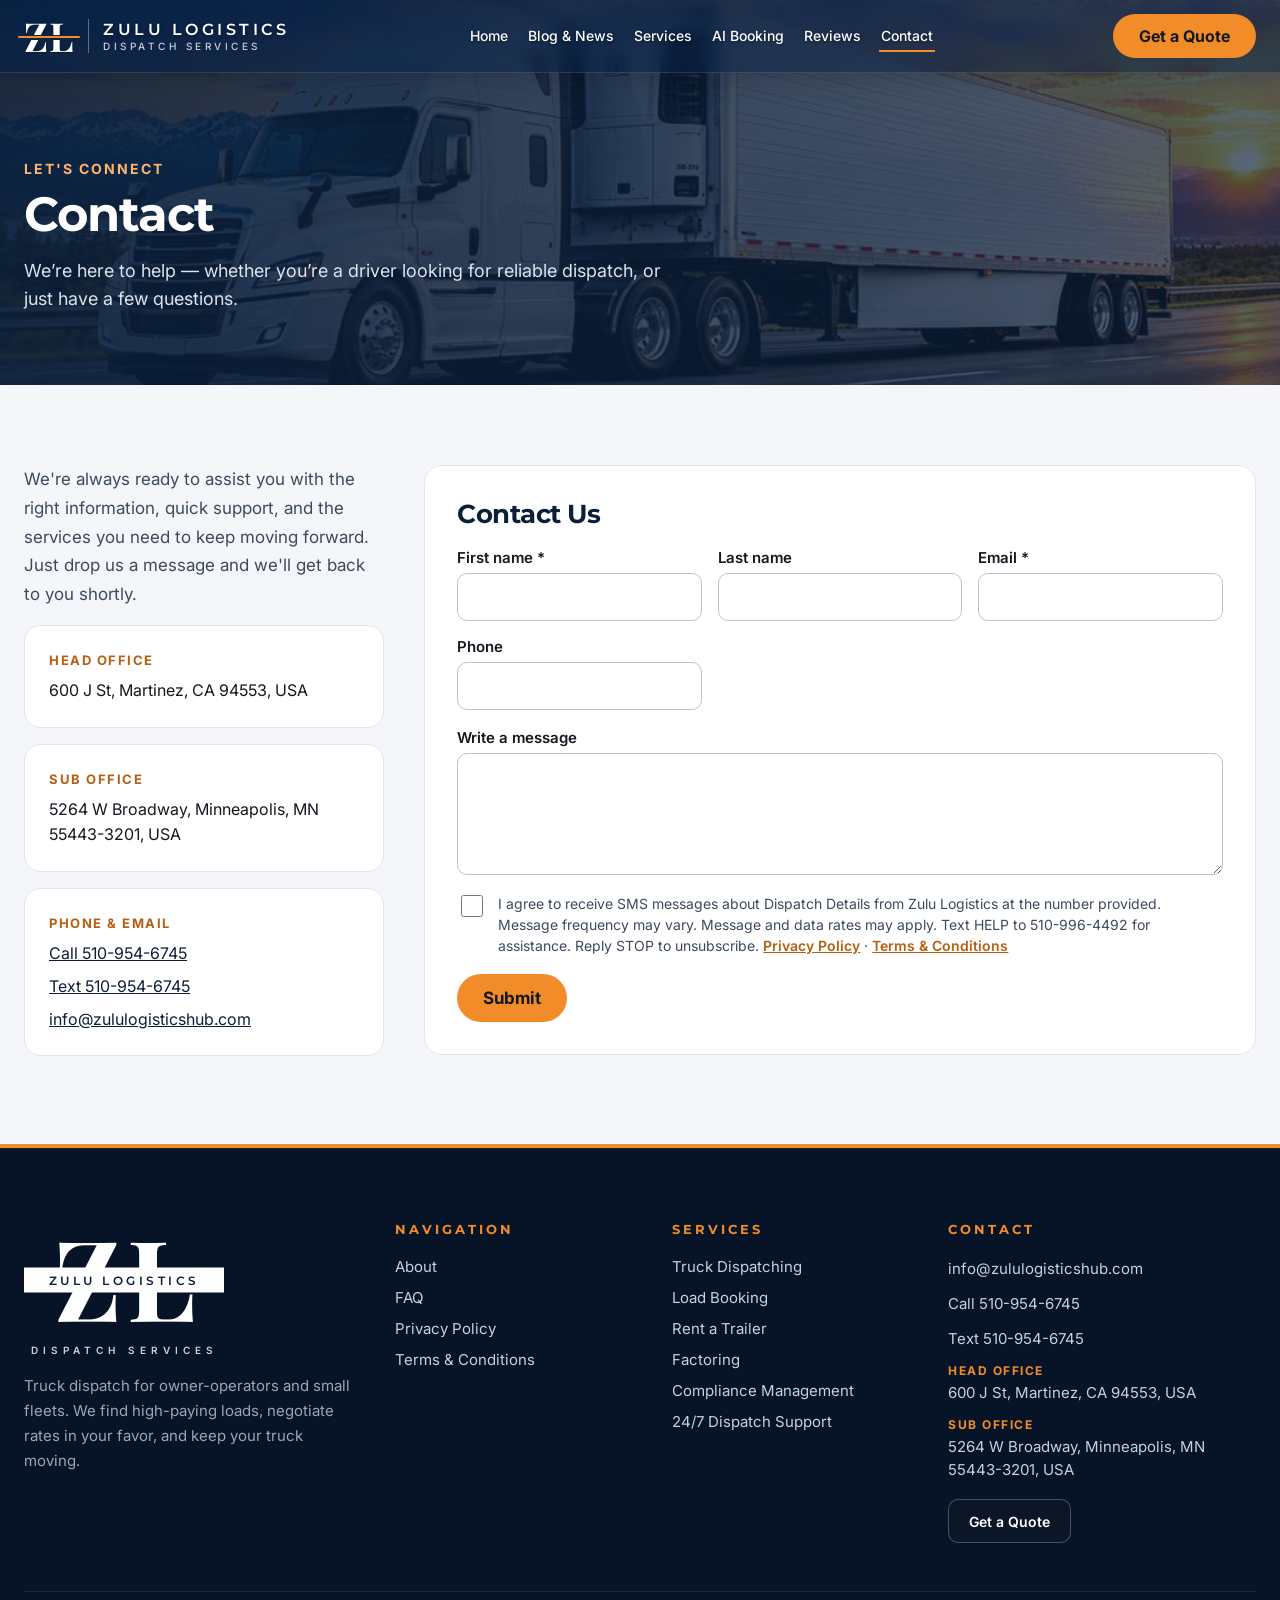
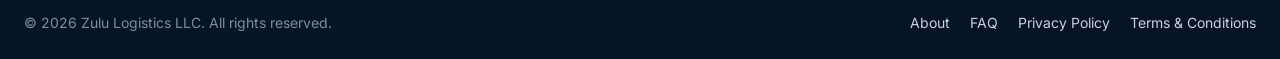
<file: contact.html>
<!doctype html>
<html lang="en">
<head>
<meta charset="utf-8">
<meta name="viewport" content="width=device-width, initial-scale=1">
<title>Zulu Logistics</title>
<meta name="description" content="Contact Zulu Logistics – offices in Martinez, CA and Minneapolis, MN. Call or text 510-954-6745 or email info@zululogisticshub.com.">
<meta property="og:title" content="Zulu Logistics">
<meta property="og:description" content="Contact Zulu Logistics – offices in Martinez, CA and Minneapolis, MN. Call or text 510-954-6745 or email info@zululogisticshub.com.">
<meta property="og:image" content="https://zululogisticshub.com/assets/img/hero-hotshot.jpg">
<meta property="og:type" content="website">
<link rel="icon" type="image/svg+xml" href="data:image/svg+xml,%3Csvg xmlns=%27http://www.w3.org/2000/svg%27 viewBox=%270 0 64 64%27%3E%3Crect width=%2764%27 height=%2764%27 rx=%2714%27 fill=%27%230B1F3A%27/%3E%3Ctext x=%2731%27 y=%2744%27 text-anchor=%27middle%27 font-family=%27Georgia,serif%27 font-weight=%27700%27 font-size=%2734%27 letter-spacing=%27-3%27 fill=%27white%27%3EZL%3C/text%3E%3Crect x=%2710%27 y=%2731%27 width=%2744%27 height=%273%27 rx=%271.5%27 fill=%27%23F28C28%27/%3E%3C/svg%3E">
<link rel="preconnect" href="https://fonts.googleapis.com">
<link rel="preconnect" href="https://fonts.gstatic.com" crossorigin>
<link href="https://fonts.googleapis.com/css2?family=Inter:wght@400;500;600;700&amp;family=Montserrat:wght@600;700;800&amp;family=Playfair+Display:wght@600;700&amp;display=swap" rel="stylesheet">
<link rel="stylesheet" href="/style.css">
</head>
<body>
<div style="font-family: 'Inter', sans-serif; color: #14181F; background: #F4F6F9; min-width: 0;">
<header class="zl-header" style="color: #FFFFFF;">
<div class="zl-header-inner" style="max-width: 1240px; margin: 0 auto; padding: 14px 24px; display: flex; align-items: center; justify-content: space-between; gap: 16px; flex-wrap: wrap;">
<a href="/" aria-label="Zulu Logistics – Dispatch Services, home" class="zl-brand" style="display: flex; align-items: center; gap: 14px; text-decoration: none; color: #FFFFFF;">
<span class="zl-mono" aria-hidden="true"><span class="zl-mono-text">ZL</span><span class="zl-mono-band"></span></span>
<span class="zl-brand-rule" aria-hidden="true"></span>
<span style="display: flex; flex-direction: column; gap: 3px; line-height: 1;">
<span class="zl-brand-name">ZULU LOGISTICS</span>
<span class="zl-tagline" style="font-size: 10px; font-weight: 500; letter-spacing: 3.5px; color: #C7D2E2;">DISPATCH SERVICES</span>
</span>
</a>
<nav class="zl-nav-links" id="main-nav" aria-label="Main" style="display: flex; gap: 26px; font-weight: 500; font-size: 15px;">
<a class="zl-nav-btn" href="/" >Home</a>
<a class="zl-nav-btn" href="/blog" >Blog &amp; News</a>
<a class="zl-nav-btn" href="/services" >Services</a>
<a class="zl-nav-btn" href="/ai-booking" >AI Booking</a>
<a class="zl-nav-btn" href="/#reviews">Reviews</a>
<a class="zl-nav-btn" href="/contact" aria-current="page">Contact</a>
</nav>
<a class="zl-btn zl-btn-primary zl-head-cta" href="/#quote" style="min-height: 44px; font-size: 16px;">Get a Quote</a>
<button type="button" class="zl-menu-btn" aria-expanded="false" aria-controls="main-nav" aria-label="Menu"><span></span><span></span><span></span></button>
</div>
</header>
<main>
<section class="zl-pagehead" style="position: relative; overflow: hidden;">
<img src="/reefer.jpg" alt="" style="position: absolute; inset: 0; width: 100%; height: 100%; object-fit: cover; display: block;">
<div style="position: absolute; inset: 0; background: linear-gradient(90deg,rgba(11,31,58,.92),rgba(11,31,58,.68));"></div>
<div style="position: relative; max-width: 1240px; margin: 0 auto;">
<p style="margin: 0 0 8px; font-weight: 700; font-size: 14px; letter-spacing: 2px; color: #FFB46E;">LET'S CONNECT</p>
<h1 class="zl-hero-title" style="margin: 0; font-family: 'Montserrat', sans-serif; font-weight: 700; font-size: 48px; letter-spacing: -1px;">Contact</h1>
<p style="margin: 14px 0 0; max-width: 640px; font-size: 18px; line-height: 1.55; color: #DCE3EE;">We’re here to help — whether you’re a driver looking for reliable dispatch, or just have a few questions.</p>
</div>
</section>
<section style="padding: 80px 24px 88px;">
<div style="max-width: 1240px; margin: 0 auto; display: flex; flex-wrap: wrap; gap: 40px; align-items: flex-start;">
<div style="flex: 1 1 360px; min-width: 0; display: flex; flex-direction: column; gap: 16px;">
<p style="margin: 0; font-size: 17px; line-height: 1.7; color: #3D4A5C;">We're always ready to assist you with the right information, quick support, and the services you need to keep moving forward. Just drop us a message and we'll get back to you shortly.</p>
<div style="background: #FFFFFF; border: 1px solid #E1E6EE; border-radius: 16px; padding: 24px; display: flex; flex-direction: column; gap: 8px; font-size: 16px; line-height: 1.55;"><span style="font-weight: 700; font-size: 13px; letter-spacing: 1.5px; color: #B45F12;">HEAD OFFICE</span><span>600 J St, Martinez, CA 94553, USA</span></div>
<div style="background: #FFFFFF; border: 1px solid #E1E6EE; border-radius: 16px; padding: 24px; display: flex; flex-direction: column; gap: 8px; font-size: 16px; line-height: 1.55;"><span style="font-weight: 700; font-size: 13px; letter-spacing: 1.5px; color: #B45F12;">SUB OFFICE</span><span>5264 W Broadway, Minneapolis, MN 55443-3201, USA</span></div>
<div style="background: #FFFFFF; border: 1px solid #E1E6EE; border-radius: 16px; padding: 24px; display: flex; flex-direction: column; gap: 8px; font-size: 16px; line-height: 1.55;"><span style="font-weight: 700; font-size: 13px; letter-spacing: 1.5px; color: #B45F12;">PHONE &amp; EMAIL</span><a href="tel:+15109546745" style="color: #0B1F3A;">Call 510-954-6745</a><a href="sms:+15109546745" style="color: #0B1F3A;">Text 510-954-6745</a><a href="mailto:info@zululogisticshub.com" style="color: #0B1F3A;">info@zululogisticshub.com</a></div>
</div>
<form class="zl-form" data-form="contact" style="flex: 999 1 520px; min-width: 0; background: #FFFFFF; border: 1px solid #E1E6EE; border-radius: 18px; padding: 32px; display: flex; flex-direction: column; gap: 18px; box-sizing: border-box;">
<h2 style="margin: 0; font-size: 26px; font-family: 'Montserrat', sans-serif; font-weight: 700; letter-spacing: -.5px; color: #0B1F3A;">Contact Us</h2>
<div role="status" hidden data-success style="padding: 20px; border-radius: 12px; background: #E8F5EC; color: #145A2E; font-size: 17px; font-weight: 600;">Thank you! We'll get back to you shortly. </div>
<div style="display: grid; grid-template-columns: repeat(auto-fit, minmax(220px, 1fr)); gap: 16px;">
<label style="display: flex; flex-direction: column; gap: 6px; font-weight: 600; font-size: 15px;">First name *<input class="zl-input" type="text" name="fi-sender-firstName" required="" autocomplete="given-name"></label>
<label style="display: flex; flex-direction: column; gap: 6px; font-weight: 600; font-size: 15px;">Last name<input class="zl-input" type="text" name="fi-sender-lastName" autocomplete="family-name"></label>
<label style="display: flex; flex-direction: column; gap: 6px; font-weight: 600; font-size: 15px;">Email *<input class="zl-input" type="email" name="fi-sender-email" required="" autocomplete="email"></label>
<label style="display: flex; flex-direction: column; gap: 6px; font-weight: 600; font-size: 15px;">Phone<input class="zl-input" type="tel" name="fi-text-phone" autocomplete="tel"></label>
</div>
<label style="display: flex; flex-direction: column; gap: 6px; font-weight: 600; font-size: 15px;">Write a message<textarea class="zl-input" name="fi-text-message" rows="5" style="resize: vertical;"></textarea></label>
<label style="display: flex; gap: 12px; align-items: flex-start; font-size: 14px; line-height: 1.5; color: #3D4A5C;"><input type="checkbox" value="Yes" name="fi-checkbox-smsConsent" style="width: 22px; height: 22px; margin-top: 2px; flex: none;"><span>I agree to receive SMS messages about Dispatch Details from Zulu Logistics at the number provided. Message frequency may vary. Message and data rates may apply. Text HELP to 510-996-4492 for assistance. Reply STOP to unsubscribe. <a href="/privacy-policy" class="zl-txt-link">Privacy Policy</a> · <a href="/terms-conditions" class="zl-txt-link">Terms &amp; Conditions</a></span></label>
<button type="submit" class="zl-btn zl-btn-primary" style="border: 0; cursor: pointer; align-self: flex-start;">Submit</button>
</form>
</div>
</section>
</main>
<footer id="contact" style="background: #050C18; color: #FFFFFF; padding: 72px 24px 28px; border-top: 1px solid rgba(255,255,255,.06);">
<div class="zl-foot-grid" style="max-width: 1240px; margin: 0 auto;">
<div style="display: flex; flex-direction: column; gap: 18px;">
<a href="/" aria-label="Zulu Logistics – Dispatch Services, home" style="display: inline-flex; flex-direction: column; align-items: center; gap: 12px; align-self: flex-start; width: 200px; text-decoration: none; color: #FFFFFF;">
<span class="zl-logo-full" aria-hidden="true"><span class="zl-logo-zl">ZL</span><span class="zl-logo-band">ZULU LOGISTICS</span></span>
<span aria-hidden="true" style="font-size: 10px; font-weight: 600; letter-spacing: 5px; color: #C7D2E2;">DISPATCH SERVICES</span>
</a>
<p style="margin: 0; max-width: 340px; font-size: 15px; line-height: 1.65; color: #9AA7B9;">Truck dispatch for owner-operators and small fleets. We find high-paying loads, negotiate rates in your favor, and keep your truck moving.</p>
</div>
<nav aria-label="Footer" style="display: flex; flex-direction: column; gap: 12px; align-items: flex-start;">
<p class="zl-foot-h">NAVIGATION</p>
<a class="zl-foot-link" href="/about">About</a>
<a class="zl-foot-link" href="/faq">FAQ</a>
<a class="zl-foot-link" href="/privacy-policy">Privacy Policy</a>
<a class="zl-foot-link" href="/terms-conditions">Terms &amp; Conditions</a>
</nav>
<div style="display: flex; flex-direction: column; gap: 12px; align-items: flex-start;">
<p class="zl-foot-h">SERVICES</p>
<a class="zl-foot-link" href="/services">Truck Dispatching</a>
<a class="zl-foot-link" href="/services">Load Booking</a>
<a class="zl-foot-link" href="/services">Rent a Trailer</a>
<a class="zl-foot-link" href="/services">Factoring</a>
<a class="zl-foot-link" href="/services">Compliance Management</a>
<a class="zl-foot-link" href="/services">24/7 Dispatch Support</a>
</div>
<div style="display: flex; flex-direction: column; gap: 12px; align-items: flex-start; font-size: 15px; line-height: 1.55; color: #C7D2E2;">
<p class="zl-foot-h">CONTACT</p>
<a class="zl-foot-a" href="mailto:info@zululogisticshub.com">info@zululogisticshub.com</a>
<a class="zl-foot-a" href="tel:+15109546745">Call 510-954-6745</a>
<a class="zl-foot-a" href="sms:+15109546745">Text 510-954-6745</a>
<span><span style="display: block; font-size: 12px; font-weight: 700; letter-spacing: 1.5px; color: #F28C28;">HEAD OFFICE</span>600 J St, Martinez, CA 94553, USA</span>
<span><span style="display: block; font-size: 12px; font-weight: 700; letter-spacing: 1.5px; color: #F28C28;">SUB OFFICE</span>5264 W Broadway, Minneapolis, MN 55443-3201, USA</span>
<a class="zl-foot-btn" href="/#quote">Get a Quote</a>
</div>
</div>
<div style="max-width: 1240px; margin: 48px auto 0; padding-top: 22px; border-top: 1px solid rgba(255,255,255,.08); display: flex; flex-wrap: wrap; gap: 12px 24px; justify-content: space-between; font-size: 14px; color: #7F8DA1;">
<span>© 2026 Zulu Logistics LLC. All rights reserved.</span>
<span style="display: flex; gap: 8px 20px; flex-wrap: wrap;"><a class="zl-foot-link" href="/about" style="font-size: 14px;">About</a><a class="zl-foot-link" href="/faq" style="font-size: 14px;">FAQ</a><a class="zl-foot-link" href="/privacy-policy" style="font-size: 14px;">Privacy Policy</a><a class="zl-foot-link" href="/terms-conditions" style="font-size: 14px;">Terms &amp; Conditions</a></span>
</div>
</footer>
</div>
<script src="/main.js"></script>
<!--Start of Tawk.to Script-->
<script type="text/javascript">
var Tawk_API=Tawk_API||{}, Tawk_LoadStart=new Date();
(function(){
var s1=document.createElement("script"),s0=document.getElementsByTagName("script")[0];
s1.async=true;
s1.src='https://embed.tawk.to/6ae8b148d591ee3c31f2a27d/1k6ef921h';
s1.charset='UTF-8';
s1.setAttribute('crossorigin','*');
s0.parentNode.insertBefore(s1,s0);
})();
</script>
<!--End of Tawk.to Script-->
</body>
</html>
</file>
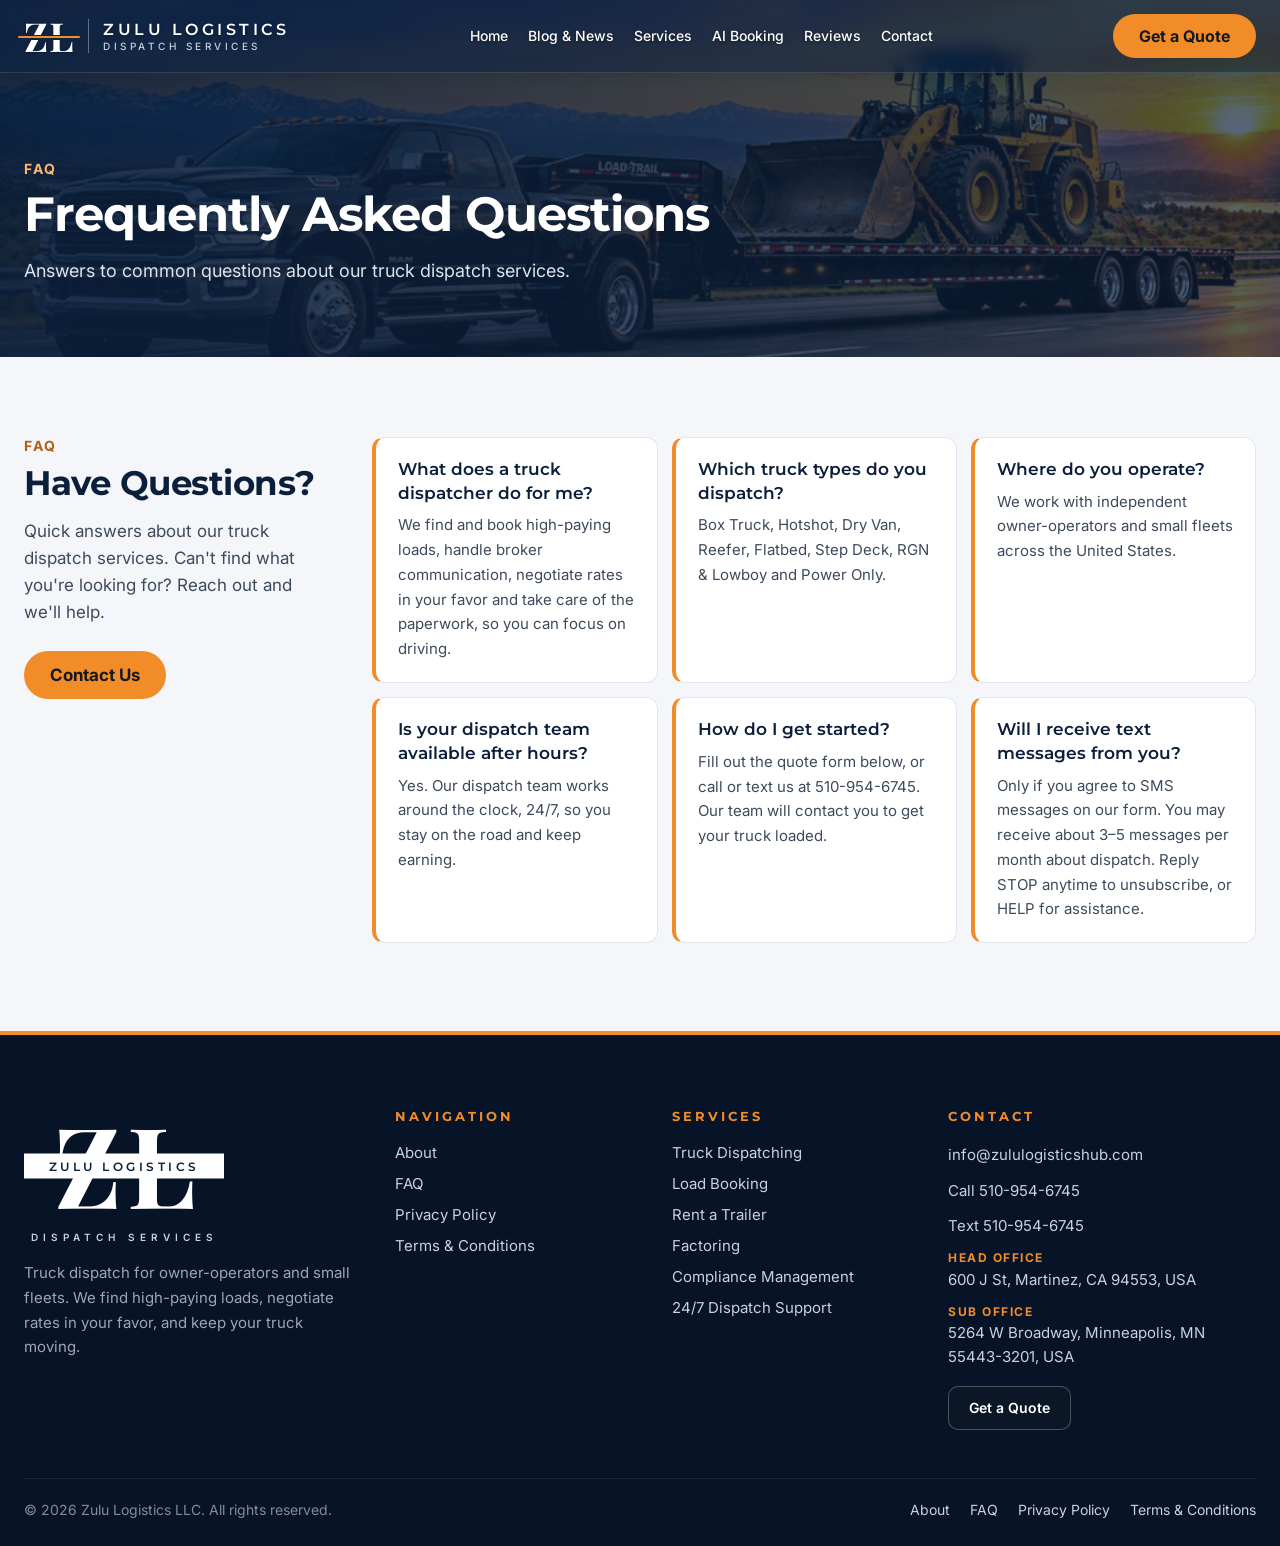
<file: faq.html>
<!doctype html>
<html lang="en">
<head>
<meta charset="utf-8">
<meta name="viewport" content="width=device-width, initial-scale=1">
<title>Zulu Logistics</title>
<meta name="description" content="Answers to common questions about Zulu Logistics truck dispatch services.">
<meta property="og:title" content="Zulu Logistics">
<meta property="og:description" content="Answers to common questions about Zulu Logistics truck dispatch services.">
<meta property="og:image" content="https://zululogisticshub.com/assets/img/hero-hotshot.jpg">
<meta property="og:type" content="website">
<link rel="icon" type="image/svg+xml" href="data:image/svg+xml,%3Csvg xmlns=%27http://www.w3.org/2000/svg%27 viewBox=%270 0 64 64%27%3E%3Crect width=%2764%27 height=%2764%27 rx=%2714%27 fill=%27%230B1F3A%27/%3E%3Ctext x=%2731%27 y=%2744%27 text-anchor=%27middle%27 font-family=%27Georgia,serif%27 font-weight=%27700%27 font-size=%2734%27 letter-spacing=%27-3%27 fill=%27white%27%3EZL%3C/text%3E%3Crect x=%2710%27 y=%2731%27 width=%2744%27 height=%273%27 rx=%271.5%27 fill=%27%23F28C28%27/%3E%3C/svg%3E">
<link rel="preconnect" href="https://fonts.googleapis.com">
<link rel="preconnect" href="https://fonts.gstatic.com" crossorigin>
<link href="https://fonts.googleapis.com/css2?family=Inter:wght@400;500;600;700&amp;family=Montserrat:wght@600;700;800&amp;family=Playfair+Display:wght@600;700&amp;display=swap" rel="stylesheet">
<link rel="stylesheet" href="/style.css">
</head>
<body>
<div style="font-family: 'Inter', sans-serif; color: #14181F; background: #F4F6F9; min-width: 0;">
<header class="zl-header" style="color: #FFFFFF;">
<div class="zl-header-inner" style="max-width: 1240px; margin: 0 auto; padding: 14px 24px; display: flex; align-items: center; justify-content: space-between; gap: 16px; flex-wrap: wrap;">
<a href="/" aria-label="Zulu Logistics – Dispatch Services, home" class="zl-brand" style="display: flex; align-items: center; gap: 14px; text-decoration: none; color: #FFFFFF;">
<span class="zl-mono" aria-hidden="true"><span class="zl-mono-text">ZL</span><span class="zl-mono-band"></span></span>
<span class="zl-brand-rule" aria-hidden="true"></span>
<span style="display: flex; flex-direction: column; gap: 3px; line-height: 1;">
<span class="zl-brand-name">ZULU LOGISTICS</span>
<span class="zl-tagline" style="font-size: 10px; font-weight: 500; letter-spacing: 3.5px; color: #C7D2E2;">DISPATCH SERVICES</span>
</span>
</a>
<nav class="zl-nav-links" id="main-nav" aria-label="Main" style="display: flex; gap: 26px; font-weight: 500; font-size: 15px;">
<a class="zl-nav-btn" href="/" >Home</a>
<a class="zl-nav-btn" href="/blog" >Blog &amp; News</a>
<a class="zl-nav-btn" href="/services" >Services</a>
<a class="zl-nav-btn" href="/ai-booking" >AI Booking</a>
<a class="zl-nav-btn" href="/#reviews">Reviews</a>
<a class="zl-nav-btn" href="/contact" >Contact</a>
</nav>
<a class="zl-btn zl-btn-primary zl-head-cta" href="/#quote" style="min-height: 44px; font-size: 16px;">Get a Quote</a>
<button type="button" class="zl-menu-btn" aria-expanded="false" aria-controls="main-nav" aria-label="Menu"><span></span><span></span><span></span></button>
</div>
</header>
<main>
<section class="zl-pagehead" style="position: relative; overflow: hidden;">
<img src="/hotshot.jpg" alt="" style="position: absolute; inset: 0; width: 100%; height: 100%; object-fit: cover; display: block;">
<div style="position: absolute; inset: 0; background: linear-gradient(90deg,rgba(11,31,58,.92),rgba(11,31,58,.68));"></div>
<div style="position: relative; max-width: 1240px; margin: 0 auto;">
<p style="margin: 0 0 8px; font-weight: 700; font-size: 14px; letter-spacing: 2px; color: #FFB46E;">FAQ</p>
<h1 class="zl-hero-title" style="margin: 0; font-family: 'Montserrat', sans-serif; font-weight: 700; font-size: 48px; letter-spacing: -1px;">Frequently Asked Questions</h1>
<p style="margin: 14px 0 0; max-width: 640px; font-size: 18px; line-height: 1.55; color: #DCE3EE;">Answers to common questions about our truck dispatch services.</p>
</div>
</section>
<section id="faq" style="padding: 80px 24px 88px;">
<div style="max-width: 1240px; margin: 0 auto; display: flex; flex-wrap: wrap; gap: 48px; align-items: flex-start;">
<div style="flex: 1 1 300px; min-width: 0;">
<p style="margin: 0 0 8px; font-weight: 700; font-size: 14px; letter-spacing: 2px; color: #B45F12;">FAQ</p>
<h2 style="margin: 0 0 14px; font-family: 'Montserrat', sans-serif; font-weight: 700; font-size: 34px; letter-spacing: -.5px; color: #0B1F3A;">Have Questions?</h2>
<p style="margin: 0 0 24px; font-size: 17px; line-height: 1.6; color: #3D4A5C;">Quick answers about our truck dispatch services. Can't find what you're looking for? Reach out and we'll help.</p>
<a class="zl-btn zl-btn-primary" href="/contact">Contact Us</a>
</div>
<div style="flex: 999 1 560px; min-width: 0; display: grid; grid-template-columns: repeat(auto-fit, minmax(280px, 1fr)); gap: 14px;">
<div class="zl-faq-item"><h3 style="margin: 0 0 8px; font-family: 'Montserrat', sans-serif; font-weight: 600; font-size: 17px; line-height: 1.4; color: #0B1F3A;">What does a truck dispatcher do for me?</h3><p style="margin: 0; font-size: 15px; line-height: 1.65; color: #3D4A5C;">We find and book high-paying loads, handle broker communication, negotiate rates in your favor and take care of the paperwork, so you can focus on driving.</p></div>
<div class="zl-faq-item"><h3 style="margin: 0 0 8px; font-family: 'Montserrat', sans-serif; font-weight: 600; font-size: 17px; line-height: 1.4; color: #0B1F3A;">Which truck types do you dispatch?</h3><p style="margin: 0; font-size: 15px; line-height: 1.65; color: #3D4A5C;">Box Truck, Hotshot, Dry Van, Reefer, Flatbed, Step Deck, RGN &amp; Lowboy and Power Only.</p></div>
<div class="zl-faq-item"><h3 style="margin: 0 0 8px; font-family: 'Montserrat', sans-serif; font-weight: 600; font-size: 17px; line-height: 1.4; color: #0B1F3A;">Where do you operate?</h3><p style="margin: 0; font-size: 15px; line-height: 1.65; color: #3D4A5C;">We work with independent owner-operators and small fleets across the United States.</p></div>
<div class="zl-faq-item"><h3 style="margin: 0 0 8px; font-family: 'Montserrat', sans-serif; font-weight: 600; font-size: 17px; line-height: 1.4; color: #0B1F3A;">Is your dispatch team available after hours?</h3><p style="margin: 0; font-size: 15px; line-height: 1.65; color: #3D4A5C;">Yes. Our dispatch team works around the clock, 24/7, so you stay on the road and keep earning.</p></div>
<div class="zl-faq-item"><h3 style="margin: 0 0 8px; font-family: 'Montserrat', sans-serif; font-weight: 600; font-size: 17px; line-height: 1.4; color: #0B1F3A;">How do I get started?</h3><p style="margin: 0; font-size: 15px; line-height: 1.65; color: #3D4A5C;">Fill out the quote form below, or call or text us at 510-954-6745. Our team will contact you to get your truck loaded.</p></div>
<div class="zl-faq-item"><h3 style="margin: 0 0 8px; font-family: 'Montserrat', sans-serif; font-weight: 600; font-size: 17px; line-height: 1.4; color: #0B1F3A;">Will I receive text messages from you?</h3><p style="margin: 0; font-size: 15px; line-height: 1.65; color: #3D4A5C;">Only if you agree to SMS messages on our form. You may receive about 3–5 messages per month about dispatch. Reply STOP anytime to unsubscribe, or HELP for assistance.</p></div>
</div>
</div>
</section>

</main>
<footer id="contact" style="background: #050C18; color: #FFFFFF; padding: 72px 24px 28px; border-top: 1px solid rgba(255,255,255,.06);">
<div class="zl-foot-grid" style="max-width: 1240px; margin: 0 auto;">
<div style="display: flex; flex-direction: column; gap: 18px;">
<a href="/" aria-label="Zulu Logistics – Dispatch Services, home" style="display: inline-flex; flex-direction: column; align-items: center; gap: 12px; align-self: flex-start; width: 200px; text-decoration: none; color: #FFFFFF;">
<span class="zl-logo-full" aria-hidden="true"><span class="zl-logo-zl">ZL</span><span class="zl-logo-band">ZULU LOGISTICS</span></span>
<span aria-hidden="true" style="font-size: 10px; font-weight: 600; letter-spacing: 5px; color: #C7D2E2;">DISPATCH SERVICES</span>
</a>
<p style="margin: 0; max-width: 340px; font-size: 15px; line-height: 1.65; color: #9AA7B9;">Truck dispatch for owner-operators and small fleets. We find high-paying loads, negotiate rates in your favor, and keep your truck moving.</p>
</div>
<nav aria-label="Footer" style="display: flex; flex-direction: column; gap: 12px; align-items: flex-start;">
<p class="zl-foot-h">NAVIGATION</p>
<a class="zl-foot-link" href="/about">About</a>
<a class="zl-foot-link" href="/faq">FAQ</a>
<a class="zl-foot-link" href="/privacy-policy">Privacy Policy</a>
<a class="zl-foot-link" href="/terms-conditions">Terms &amp; Conditions</a>
</nav>
<div style="display: flex; flex-direction: column; gap: 12px; align-items: flex-start;">
<p class="zl-foot-h">SERVICES</p>
<a class="zl-foot-link" href="/services">Truck Dispatching</a>
<a class="zl-foot-link" href="/services">Load Booking</a>
<a class="zl-foot-link" href="/services">Rent a Trailer</a>
<a class="zl-foot-link" href="/services">Factoring</a>
<a class="zl-foot-link" href="/services">Compliance Management</a>
<a class="zl-foot-link" href="/services">24/7 Dispatch Support</a>
</div>
<div style="display: flex; flex-direction: column; gap: 12px; align-items: flex-start; font-size: 15px; line-height: 1.55; color: #C7D2E2;">
<p class="zl-foot-h">CONTACT</p>
<a class="zl-foot-a" href="mailto:info@zululogisticshub.com">info@zululogisticshub.com</a>
<a class="zl-foot-a" href="tel:+15109546745">Call 510-954-6745</a>
<a class="zl-foot-a" href="sms:+15109546745">Text 510-954-6745</a>
<span><span style="display: block; font-size: 12px; font-weight: 700; letter-spacing: 1.5px; color: #F28C28;">HEAD OFFICE</span>600 J St, Martinez, CA 94553, USA</span>
<span><span style="display: block; font-size: 12px; font-weight: 700; letter-spacing: 1.5px; color: #F28C28;">SUB OFFICE</span>5264 W Broadway, Minneapolis, MN 55443-3201, USA</span>
<a class="zl-foot-btn" href="/#quote">Get a Quote</a>
</div>
</div>
<div style="max-width: 1240px; margin: 48px auto 0; padding-top: 22px; border-top: 1px solid rgba(255,255,255,.08); display: flex; flex-wrap: wrap; gap: 12px 24px; justify-content: space-between; font-size: 14px; color: #7F8DA1;">
<span>© 2026 Zulu Logistics LLC. All rights reserved.</span>
<span style="display: flex; gap: 8px 20px; flex-wrap: wrap;"><a class="zl-foot-link" href="/about" style="font-size: 14px;">About</a><a class="zl-foot-link" href="/faq" style="font-size: 14px;">FAQ</a><a class="zl-foot-link" href="/privacy-policy" style="font-size: 14px;">Privacy Policy</a><a class="zl-foot-link" href="/terms-conditions" style="font-size: 14px;">Terms &amp; Conditions</a></span>
</div>
</footer>
</div>
<script src="/main.js"></script>
<!--Start of Tawk.to Script-->
<script type="text/javascript">
var Tawk_API=Tawk_API||{}, Tawk_LoadStart=new Date();
(function(){
var s1=document.createElement("script"),s0=document.getElementsByTagName("script")[0];
s1.async=true;
s1.src='https://embed.tawk.to/6ae8b148d591ee3c31f2a27d/1k6ef921h';
s1.charset='UTF-8';
s1.setAttribute('crossorigin','*');
s0.parentNode.insertBefore(s1,s0);
})();
</script>
<!--End of Tawk.to Script-->
</body>
</html>
</file>
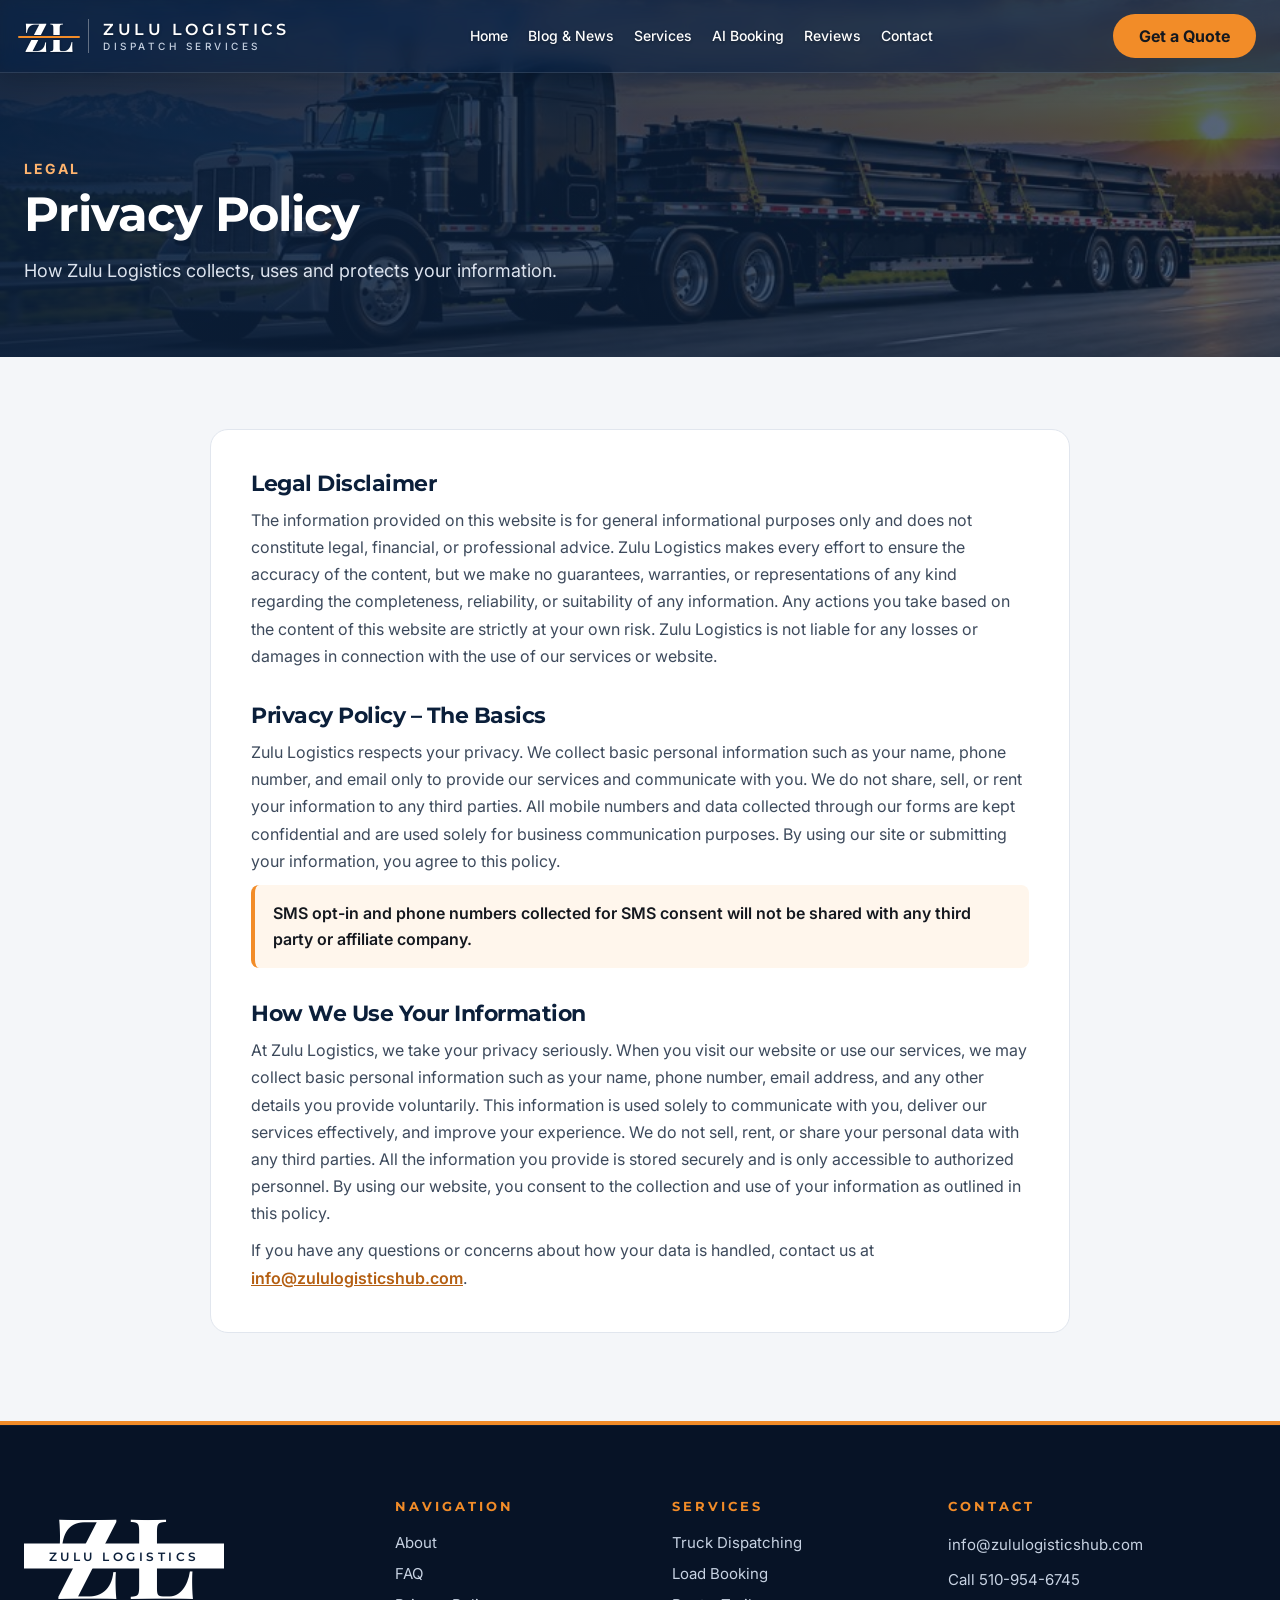
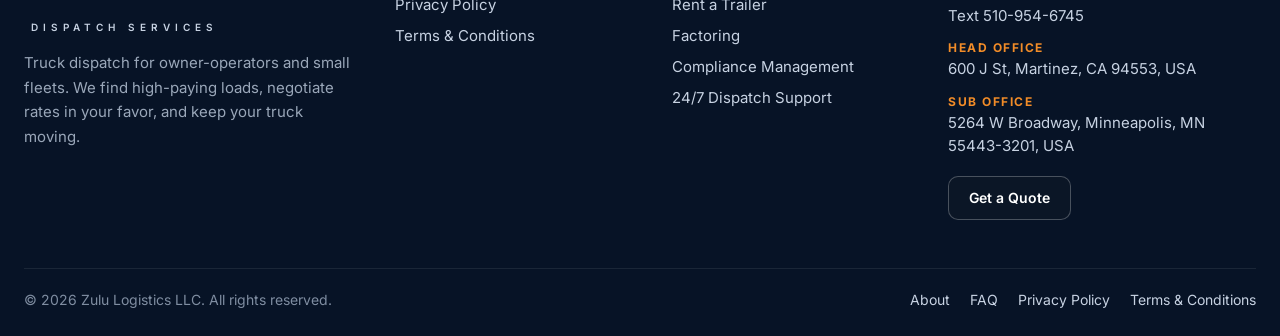
<file: privacy-policy.html>
<!doctype html>
<html lang="en">
<head>
<meta charset="utf-8">
<meta name="viewport" content="width=device-width, initial-scale=1">
<title>Zulu Logistics</title>
<meta name="description" content="Zulu Logistics privacy policy.">
<meta property="og:title" content="Zulu Logistics">
<meta property="og:description" content="Zulu Logistics privacy policy.">
<meta property="og:image" content="https://zululogisticshub.com/assets/img/hero-hotshot.jpg">
<meta property="og:type" content="website">
<link rel="icon" type="image/svg+xml" href="data:image/svg+xml,%3Csvg xmlns=%27http://www.w3.org/2000/svg%27 viewBox=%270 0 64 64%27%3E%3Crect width=%2764%27 height=%2764%27 rx=%2714%27 fill=%27%230B1F3A%27/%3E%3Ctext x=%2731%27 y=%2744%27 text-anchor=%27middle%27 font-family=%27Georgia,serif%27 font-weight=%27700%27 font-size=%2734%27 letter-spacing=%27-3%27 fill=%27white%27%3EZL%3C/text%3E%3Crect x=%2710%27 y=%2731%27 width=%2744%27 height=%273%27 rx=%271.5%27 fill=%27%23F28C28%27/%3E%3C/svg%3E">
<link rel="preconnect" href="https://fonts.googleapis.com">
<link rel="preconnect" href="https://fonts.gstatic.com" crossorigin>
<link href="https://fonts.googleapis.com/css2?family=Inter:wght@400;500;600;700&amp;family=Montserrat:wght@600;700;800&amp;family=Playfair+Display:wght@600;700&amp;display=swap" rel="stylesheet">
<link rel="stylesheet" href="/style.css">
</head>
<body>
<div style="font-family: 'Inter', sans-serif; color: #14181F; background: #F4F6F9; min-width: 0;">
<header class="zl-header" style="color: #FFFFFF;">
<div class="zl-header-inner" style="max-width: 1240px; margin: 0 auto; padding: 14px 24px; display: flex; align-items: center; justify-content: space-between; gap: 16px; flex-wrap: wrap;">
<a href="/" aria-label="Zulu Logistics – Dispatch Services, home" class="zl-brand" style="display: flex; align-items: center; gap: 14px; text-decoration: none; color: #FFFFFF;">
<span class="zl-mono" aria-hidden="true"><span class="zl-mono-text">ZL</span><span class="zl-mono-band"></span></span>
<span class="zl-brand-rule" aria-hidden="true"></span>
<span style="display: flex; flex-direction: column; gap: 3px; line-height: 1;">
<span class="zl-brand-name">ZULU LOGISTICS</span>
<span class="zl-tagline" style="font-size: 10px; font-weight: 500; letter-spacing: 3.5px; color: #C7D2E2;">DISPATCH SERVICES</span>
</span>
</a>
<nav class="zl-nav-links" id="main-nav" aria-label="Main" style="display: flex; gap: 26px; font-weight: 500; font-size: 15px;">
<a class="zl-nav-btn" href="/" >Home</a>
<a class="zl-nav-btn" href="/blog" >Blog &amp; News</a>
<a class="zl-nav-btn" href="/services" >Services</a>
<a class="zl-nav-btn" href="/ai-booking" >AI Booking</a>
<a class="zl-nav-btn" href="/#reviews">Reviews</a>
<a class="zl-nav-btn" href="/contact" >Contact</a>
</nav>
<a class="zl-btn zl-btn-primary zl-head-cta" href="/#quote" style="min-height: 44px; font-size: 16px;">Get a Quote</a>
<button type="button" class="zl-menu-btn" aria-expanded="false" aria-controls="main-nav" aria-label="Menu"><span></span><span></span><span></span></button>
</div>
</header>
<main>
<section class="zl-pagehead" style="position: relative; overflow: hidden;">
<img src="/flatbed.jpg" alt="" style="position: absolute; inset: 0; width: 100%; height: 100%; object-fit: cover; display: block;">
<div style="position: absolute; inset: 0; background: linear-gradient(90deg,rgba(11,31,58,.92),rgba(11,31,58,.68));"></div>
<div style="position: relative; max-width: 1240px; margin: 0 auto;">
<p style="margin: 0 0 8px; font-weight: 700; font-size: 14px; letter-spacing: 2px; color: #FFB46E;">LEGAL</p>
<h1 class="zl-hero-title" style="margin: 0; font-family: 'Montserrat', sans-serif; font-weight: 700; font-size: 48px; letter-spacing: -1px;">Privacy Policy</h1>
<p style="margin: 14px 0 0; max-width: 640px; font-size: 18px; line-height: 1.55; color: #DCE3EE;">How Zulu Logistics collects, uses and protects your information.</p>
</div>
</section>
<section style="padding: 72px 24px 88px;">
<div style="max-width: 860px; margin: 0 auto; background: #FFFFFF; border: 1px solid #E1E6EE; border-radius: 18px; padding: 40px; display: flex; flex-direction: column; gap: 32px; box-sizing: border-box;">
<div style="display: flex; flex-direction: column; gap: 10px;"><h2 style="margin: 0; font-size: 22px; font-family: 'Montserrat', sans-serif; font-weight: 700; letter-spacing: -.5px; color: #0B1F3A;">Legal Disclaimer</h2><p style="margin: 0; font-size: 16px; line-height: 1.7; color: #3D4A5C;">The information provided on this website is for general informational purposes only and does not constitute legal, financial, or professional advice. Zulu Logistics makes every effort to ensure the accuracy of the content, but we make no guarantees, warranties, or representations of any kind regarding the completeness, reliability, or suitability of any information. Any actions you take based on the content of this website are strictly at your own risk. Zulu Logistics is not liable for any losses or damages in connection with the use of our services or website.</p></div>
<div style="display: flex; flex-direction: column; gap: 10px;"><h2 style="margin: 0; font-size: 22px; font-family: 'Montserrat', sans-serif; font-weight: 700; letter-spacing: -.5px; color: #0B1F3A;">Privacy Policy – The Basics</h2><p style="margin: 0; font-size: 16px; line-height: 1.7; color: #3D4A5C;">Zulu Logistics respects your privacy. We collect basic personal information such as your name, phone number, and email only to provide our services and communicate with you. We do not share, sell, or rent your information to any third parties. All mobile numbers and data collected through our forms are kept confidential and are used solely for business communication purposes. By using our site or submitting your information, you agree to this policy.</p><p style="margin: 0; padding: 16px 18px; border-left: 4px solid #F28C28; background: #FFF6EC; border-radius: 8px; font-size: 16px; line-height: 1.6; color: #14181F; font-weight: 600;">SMS opt-in and phone numbers collected for SMS consent will not be shared with any third party or affiliate company.</p></div>
<div style="display: flex; flex-direction: column; gap: 10px;"><h2 style="margin: 0; font-size: 22px; font-family: 'Montserrat', sans-serif; font-weight: 700; letter-spacing: -.5px; color: #0B1F3A;">How We Use Your Information</h2><p style="margin: 0; font-size: 16px; line-height: 1.7; color: #3D4A5C;">At Zulu Logistics, we take your privacy seriously. When you visit our website or use our services, we may collect basic personal information such as your name, phone number, email address, and any other details you provide voluntarily. This information is used solely to communicate with you, deliver our services effectively, and improve your experience. We do not sell, rent, or share your personal data with any third parties. All the information you provide is stored securely and is only accessible to authorized personnel. By using our website, you consent to the collection and use of your information as outlined in this policy.</p><p style="margin: 0; font-size: 16px; line-height: 1.7; color: #3D4A5C;">If you have any questions or concerns about how your data is handled, contact us at <a href="mailto:info@zululogisticshub.com" class="zl-txt-link">info@zululogisticshub.com</a>.</p></div>
</div>
</section>
</main>
<footer id="contact" style="background: #050C18; color: #FFFFFF; padding: 72px 24px 28px; border-top: 1px solid rgba(255,255,255,.06);">
<div class="zl-foot-grid" style="max-width: 1240px; margin: 0 auto;">
<div style="display: flex; flex-direction: column; gap: 18px;">
<a href="/" aria-label="Zulu Logistics – Dispatch Services, home" style="display: inline-flex; flex-direction: column; align-items: center; gap: 12px; align-self: flex-start; width: 200px; text-decoration: none; color: #FFFFFF;">
<span class="zl-logo-full" aria-hidden="true"><span class="zl-logo-zl">ZL</span><span class="zl-logo-band">ZULU LOGISTICS</span></span>
<span aria-hidden="true" style="font-size: 10px; font-weight: 600; letter-spacing: 5px; color: #C7D2E2;">DISPATCH SERVICES</span>
</a>
<p style="margin: 0; max-width: 340px; font-size: 15px; line-height: 1.65; color: #9AA7B9;">Truck dispatch for owner-operators and small fleets. We find high-paying loads, negotiate rates in your favor, and keep your truck moving.</p>
</div>
<nav aria-label="Footer" style="display: flex; flex-direction: column; gap: 12px; align-items: flex-start;">
<p class="zl-foot-h">NAVIGATION</p>
<a class="zl-foot-link" href="/about">About</a>
<a class="zl-foot-link" href="/faq">FAQ</a>
<a class="zl-foot-link" href="/privacy-policy">Privacy Policy</a>
<a class="zl-foot-link" href="/terms-conditions">Terms &amp; Conditions</a>
</nav>
<div style="display: flex; flex-direction: column; gap: 12px; align-items: flex-start;">
<p class="zl-foot-h">SERVICES</p>
<a class="zl-foot-link" href="/services">Truck Dispatching</a>
<a class="zl-foot-link" href="/services">Load Booking</a>
<a class="zl-foot-link" href="/services">Rent a Trailer</a>
<a class="zl-foot-link" href="/services">Factoring</a>
<a class="zl-foot-link" href="/services">Compliance Management</a>
<a class="zl-foot-link" href="/services">24/7 Dispatch Support</a>
</div>
<div style="display: flex; flex-direction: column; gap: 12px; align-items: flex-start; font-size: 15px; line-height: 1.55; color: #C7D2E2;">
<p class="zl-foot-h">CONTACT</p>
<a class="zl-foot-a" href="mailto:info@zululogisticshub.com">info@zululogisticshub.com</a>
<a class="zl-foot-a" href="tel:+15109546745">Call 510-954-6745</a>
<a class="zl-foot-a" href="sms:+15109546745">Text 510-954-6745</a>
<span><span style="display: block; font-size: 12px; font-weight: 700; letter-spacing: 1.5px; color: #F28C28;">HEAD OFFICE</span>600 J St, Martinez, CA 94553, USA</span>
<span><span style="display: block; font-size: 12px; font-weight: 700; letter-spacing: 1.5px; color: #F28C28;">SUB OFFICE</span>5264 W Broadway, Minneapolis, MN 55443-3201, USA</span>
<a class="zl-foot-btn" href="/#quote">Get a Quote</a>
</div>
</div>
<div style="max-width: 1240px; margin: 48px auto 0; padding-top: 22px; border-top: 1px solid rgba(255,255,255,.08); display: flex; flex-wrap: wrap; gap: 12px 24px; justify-content: space-between; font-size: 14px; color: #7F8DA1;">
<span>© 2026 Zulu Logistics LLC. All rights reserved.</span>
<span style="display: flex; gap: 8px 20px; flex-wrap: wrap;"><a class="zl-foot-link" href="/about" style="font-size: 14px;">About</a><a class="zl-foot-link" href="/faq" style="font-size: 14px;">FAQ</a><a class="zl-foot-link" href="/privacy-policy" style="font-size: 14px;">Privacy Policy</a><a class="zl-foot-link" href="/terms-conditions" style="font-size: 14px;">Terms &amp; Conditions</a></span>
</div>
</footer>
</div>
<script src="/main.js"></script>
<!--Start of Tawk.to Script-->
<script type="text/javascript">
var Tawk_API=Tawk_API||{}, Tawk_LoadStart=new Date();
(function(){
var s1=document.createElement("script"),s0=document.getElementsByTagName("script")[0];
s1.async=true;
s1.src='https://embed.tawk.to/6ae8b148d591ee3c31f2a27d/1k6ef921h';
s1.charset='UTF-8';
s1.setAttribute('crossorigin','*');
s0.parentNode.insertBefore(s1,s0);
})();
</script>
<!--End of Tawk.to Script-->
</body>
</html>
</file>
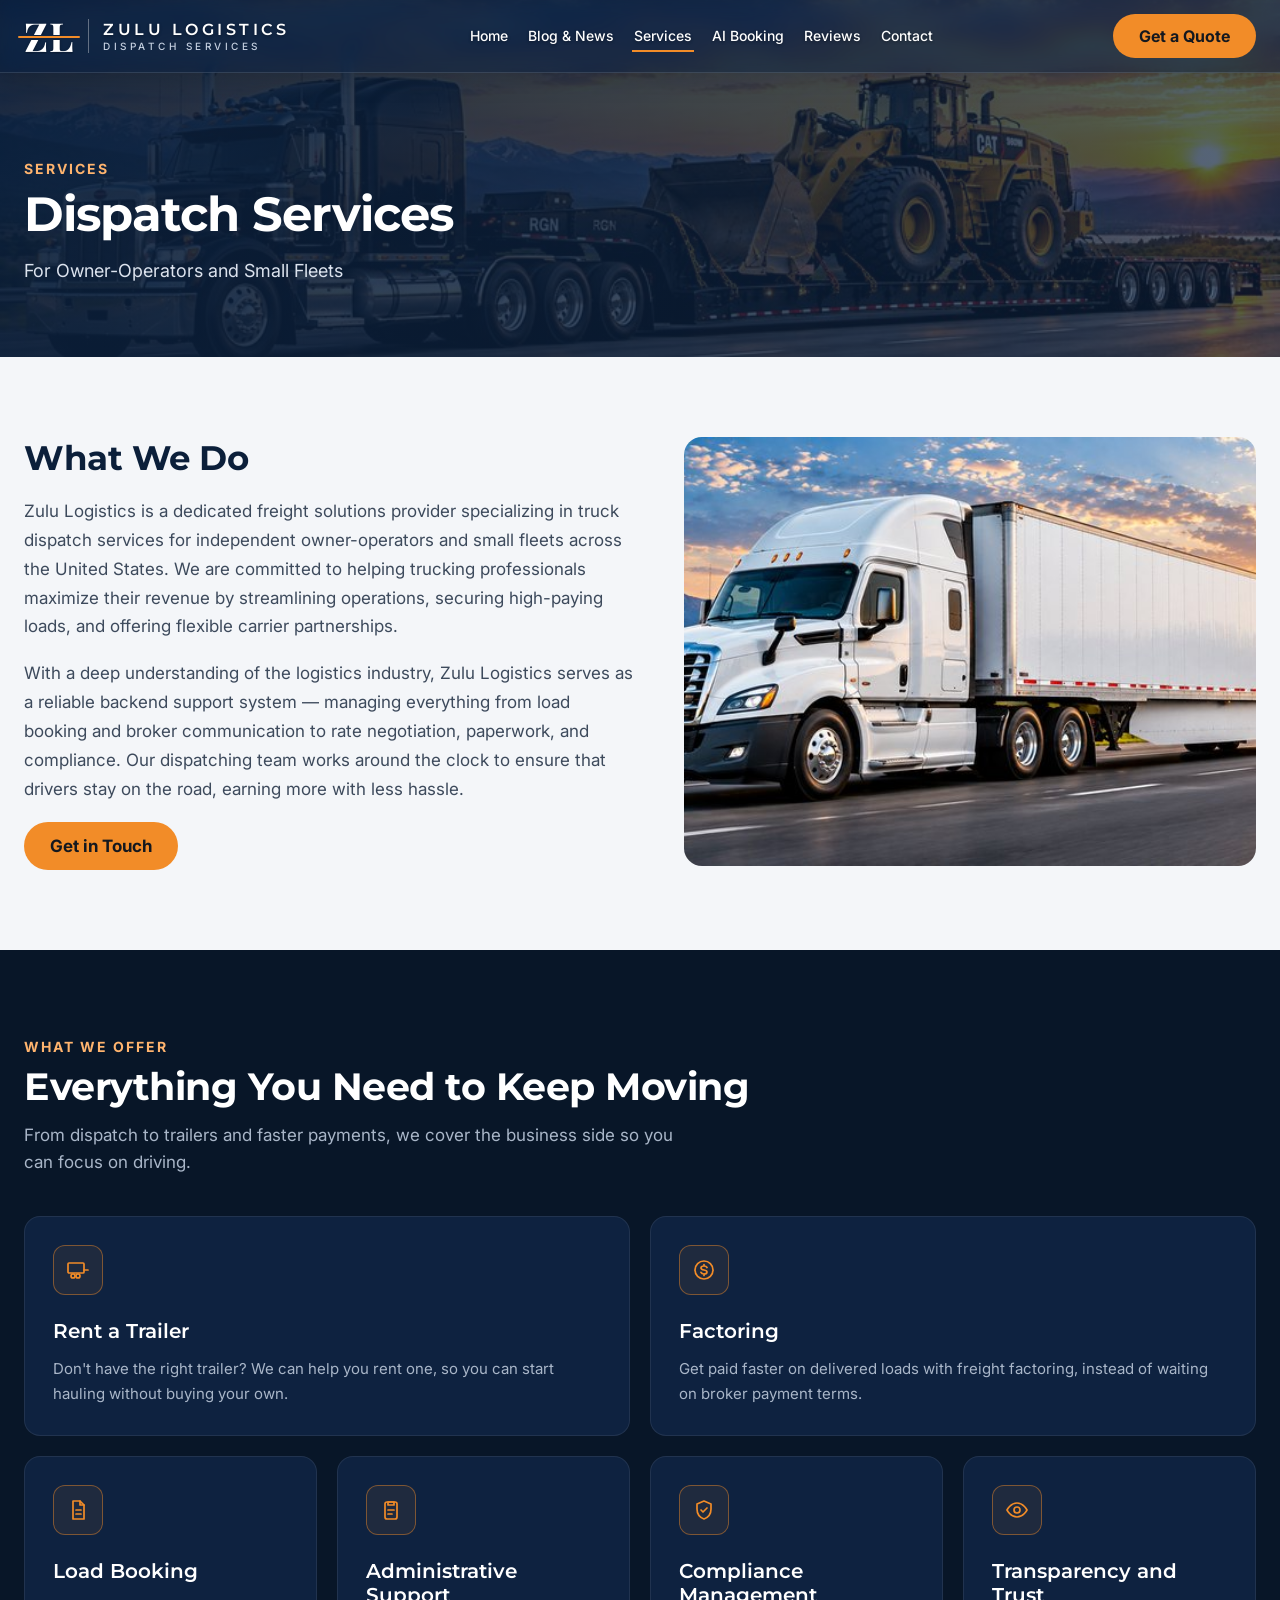
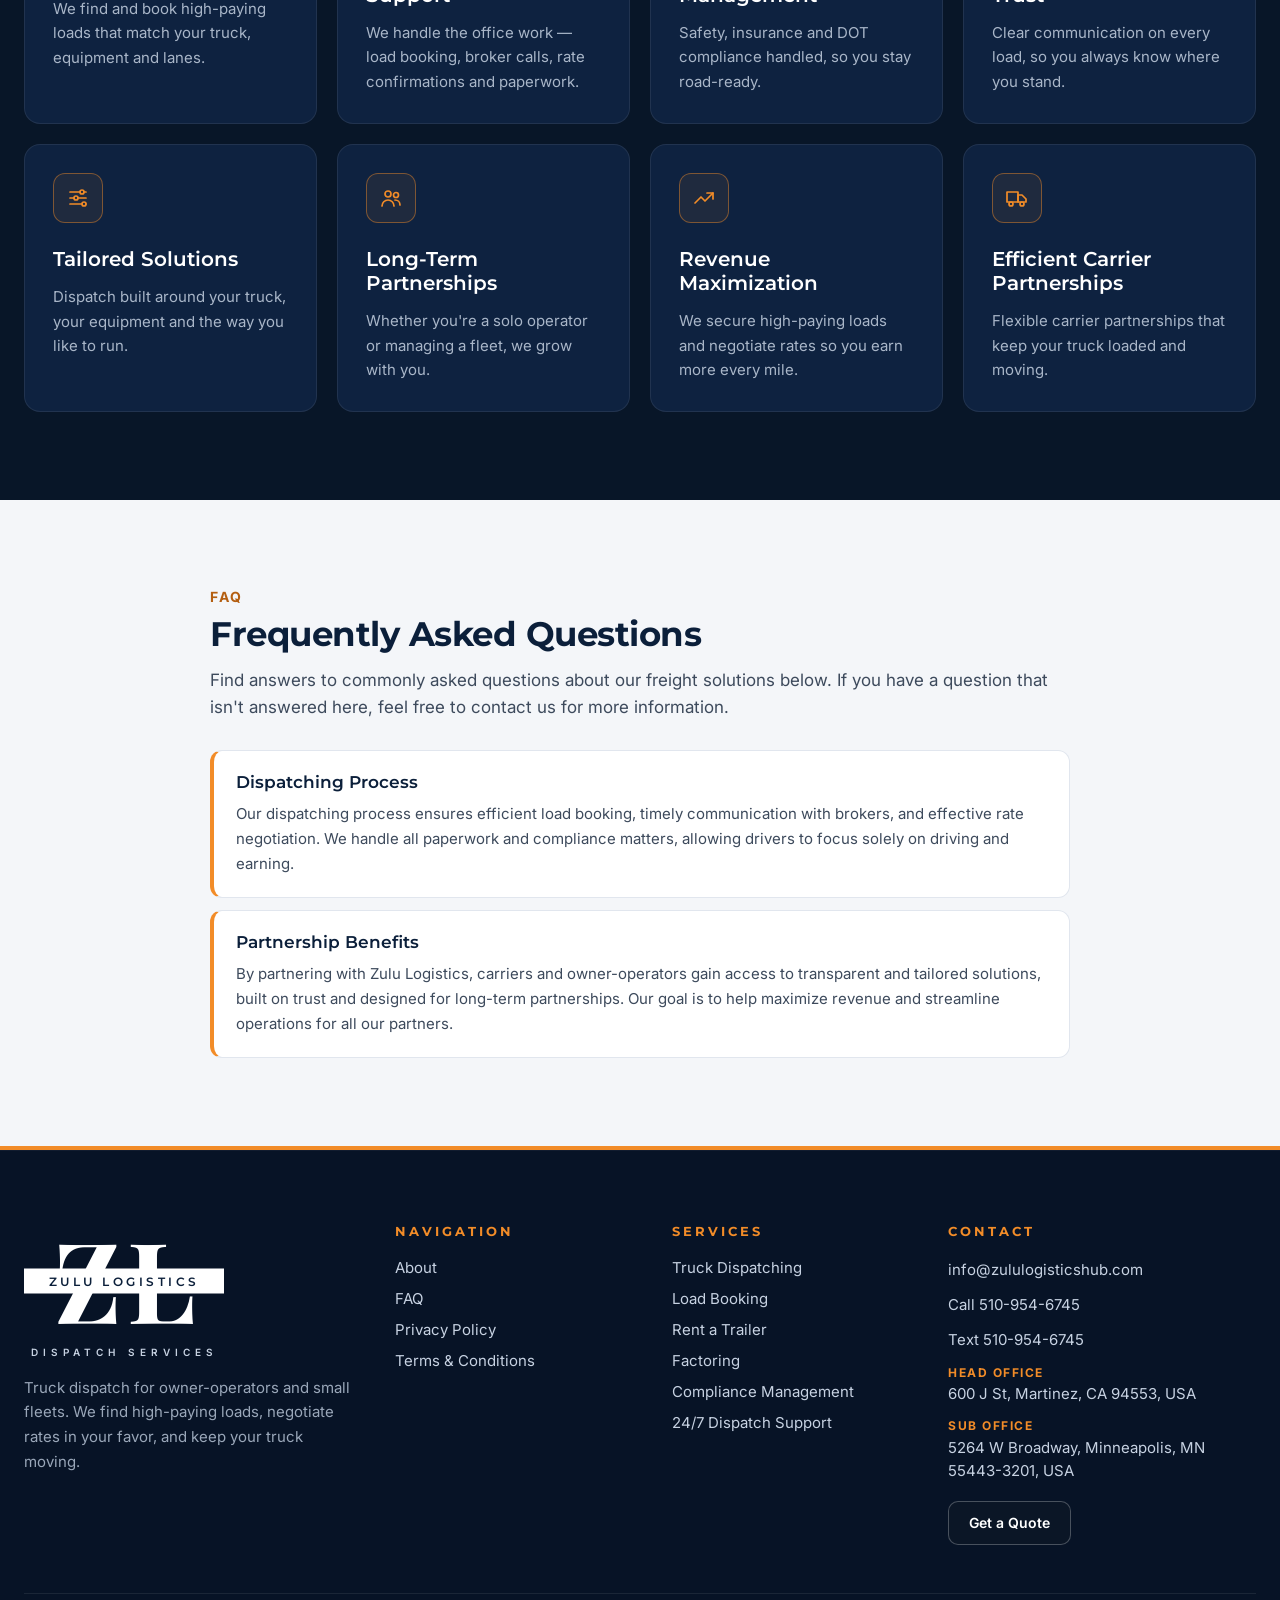
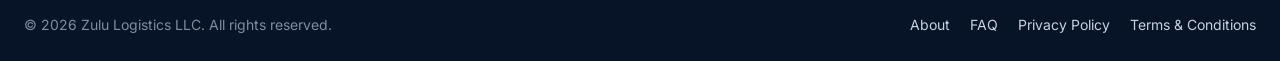
<file: services.html>
<!doctype html>
<html lang="en">
<head>
<meta charset="utf-8">
<meta name="viewport" content="width=device-width, initial-scale=1">
<title>Zulu Logistics</title>
<meta name="description" content="Truck dispatching, load booking, trailer rental, factoring and 24/7 dispatch support from Zulu Logistics.">
<meta property="og:title" content="Zulu Logistics">
<meta property="og:description" content="Truck dispatching, load booking, trailer rental, factoring and 24/7 dispatch support from Zulu Logistics.">
<meta property="og:image" content="https://zululogisticshub.com/assets/img/hero-hotshot.jpg">
<meta property="og:type" content="website">
<link rel="icon" type="image/svg+xml" href="data:image/svg+xml,%3Csvg xmlns=%27http://www.w3.org/2000/svg%27 viewBox=%270 0 64 64%27%3E%3Crect width=%2764%27 height=%2764%27 rx=%2714%27 fill=%27%230B1F3A%27/%3E%3Ctext x=%2731%27 y=%2744%27 text-anchor=%27middle%27 font-family=%27Georgia,serif%27 font-weight=%27700%27 font-size=%2734%27 letter-spacing=%27-3%27 fill=%27white%27%3EZL%3C/text%3E%3Crect x=%2710%27 y=%2731%27 width=%2744%27 height=%273%27 rx=%271.5%27 fill=%27%23F28C28%27/%3E%3C/svg%3E">
<link rel="preconnect" href="https://fonts.googleapis.com">
<link rel="preconnect" href="https://fonts.gstatic.com" crossorigin>
<link href="https://fonts.googleapis.com/css2?family=Inter:wght@400;500;600;700&amp;family=Montserrat:wght@600;700;800&amp;family=Playfair+Display:wght@600;700&amp;display=swap" rel="stylesheet">
<link rel="stylesheet" href="/style.css">
</head>
<body>
<div style="font-family: 'Inter', sans-serif; color: #14181F; background: #F4F6F9; min-width: 0;">
<header class="zl-header" style="color: #FFFFFF;">
<div class="zl-header-inner" style="max-width: 1240px; margin: 0 auto; padding: 14px 24px; display: flex; align-items: center; justify-content: space-between; gap: 16px; flex-wrap: wrap;">
<a href="/" aria-label="Zulu Logistics – Dispatch Services, home" class="zl-brand" style="display: flex; align-items: center; gap: 14px; text-decoration: none; color: #FFFFFF;">
<span class="zl-mono" aria-hidden="true"><span class="zl-mono-text">ZL</span><span class="zl-mono-band"></span></span>
<span class="zl-brand-rule" aria-hidden="true"></span>
<span style="display: flex; flex-direction: column; gap: 3px; line-height: 1;">
<span class="zl-brand-name">ZULU LOGISTICS</span>
<span class="zl-tagline" style="font-size: 10px; font-weight: 500; letter-spacing: 3.5px; color: #C7D2E2;">DISPATCH SERVICES</span>
</span>
</a>
<nav class="zl-nav-links" id="main-nav" aria-label="Main" style="display: flex; gap: 26px; font-weight: 500; font-size: 15px;">
<a class="zl-nav-btn" href="/" >Home</a>
<a class="zl-nav-btn" href="/blog" >Blog &amp; News</a>
<a class="zl-nav-btn" href="/services" aria-current="page">Services</a>
<a class="zl-nav-btn" href="/ai-booking" >AI Booking</a>
<a class="zl-nav-btn" href="/#reviews">Reviews</a>
<a class="zl-nav-btn" href="/contact" >Contact</a>
</nav>
<a class="zl-btn zl-btn-primary zl-head-cta" href="/#quote" style="min-height: 44px; font-size: 16px;">Get a Quote</a>
<button type="button" class="zl-menu-btn" aria-expanded="false" aria-controls="main-nav" aria-label="Menu"><span></span><span></span><span></span></button>
</div>
</header>
<main>
<section class="zl-pagehead" style="position: relative; overflow: hidden;">
<img src="/rgn-lowboy.jpg" alt="" style="position: absolute; inset: 0; width: 100%; height: 100%; object-fit: cover; display: block;">
<div style="position: absolute; inset: 0; background: linear-gradient(90deg,rgba(11,31,58,.92),rgba(11,31,58,.68));"></div>
<div style="position: relative; max-width: 1240px; margin: 0 auto;">
<p style="margin: 0 0 8px; font-weight: 700; font-size: 14px; letter-spacing: 2px; color: #FFB46E;">SERVICES</p>
<h1 class="zl-hero-title" style="margin: 0; font-family: 'Montserrat', sans-serif; font-weight: 700; font-size: 48px; letter-spacing: -1px;">Dispatch Services</h1>
<p style="margin: 14px 0 0; max-width: 640px; font-size: 18px; line-height: 1.55; color: #DCE3EE;">For Owner-Operators and Small Fleets</p>
</div>
</section>
<section style="padding: 80px 24px;">
<div style="max-width: 1240px; margin: 0 auto; display: flex; flex-wrap: wrap; gap: 48px; align-items: flex-start;">
<div style="flex: 1 1 460px; min-width: 0; display: flex; flex-direction: column; gap: 18px;">
<h2 style="margin: 0; font-size: 34px; font-family: 'Montserrat', sans-serif; font-weight: 700; letter-spacing: -.5px; color: #0B1F3A;">What We Do</h2>
<p style="margin: 0; font-size: 17px; line-height: 1.7; color: #3D4A5C;">Zulu Logistics is a dedicated freight solutions provider specializing in truck dispatch services for independent owner-operators and small fleets across the United States. We are committed to helping trucking professionals maximize their revenue by streamlining operations, securing high-paying loads, and offering flexible carrier partnerships.</p>
<p style="margin: 0; font-size: 17px; line-height: 1.7; color: #3D4A5C;">With a deep understanding of the logistics industry, Zulu Logistics serves as a reliable backend support system — managing everything from load booking and broker communication to rate negotiation, paperwork, and compliance. Our dispatching team works around the clock to ensure that drivers stay on the road, earning more with less hassle.</p>
<div><a class="zl-btn zl-btn-primary" href="/contact">Get in Touch</a></div>
</div>
<img src="/dry-van.jpg" alt="White semi truck with a dry van trailer on the highway at sunset" style="flex: 1 1 420px; min-width: 0; width: 100%; aspect-ratio: 4 / 3; object-fit: cover; border-radius: 18px; display: block;">
</div>
</section>
<section style="padding: 88px 24px; background: #081628;">
<div style="max-width: 1240px; margin: 0 auto;">
<p style="margin: 0 0 8px; font-weight: 700; font-size: 14px; letter-spacing: 2px; color: #FFB46E;">WHAT WE OFFER</p>
<h2 style="margin: 0 0 12px; font-family: 'Montserrat', sans-serif; font-weight: 700; font-size: 38px; letter-spacing: -.5px; color: #FFFFFF;">Everything You Need to Keep Moving</h2>
<p style="margin: 0 0 40px; max-width: 680px; font-size: 17px; line-height: 1.6; color: #A9B6C8;">From dispatch to trailers and faster payments, we cover the business side so you can focus on driving.</p>
<div style="display: grid; grid-template-columns: repeat(auto-fit, minmax(300px, 1fr)); gap: 20px; margin-bottom: 20px;">
<div class="zl-svc">
<span class="zl-svc-icon"><svg aria-hidden="true" width="24" height="24" viewBox="0 0 24 24" fill="none" stroke="currentColor" stroke-width="1.7" stroke-linecap="round" stroke-linejoin="round"><rect x="2" y="5" width="16" height="10" rx="1"></rect><path d="M18 12h4"></path><circle cx="7" cy="18" r="2"></circle><circle cx="12" cy="18" r="2"></circle></svg></span>
<h3 style="margin: 0; font-family: 'Montserrat', sans-serif; font-weight: 600; font-size: 20px; color: #FFFFFF;">Rent a Trailer</h3>
<p style="margin: 0; font-size: 15px; line-height: 1.65; color: #A9B6C8;">Don't have the right trailer? We can help you rent one, so you can start hauling without buying your own.</p>
</div>
<div class="zl-svc">
<span class="zl-svc-icon"><svg aria-hidden="true" width="24" height="24" viewBox="0 0 24 24" fill="none" stroke="currentColor" stroke-width="1.7" stroke-linecap="round" stroke-linejoin="round"><circle cx="12" cy="12" r="9"></circle><path d="M15 9.5c-.5-1-1.6-1.5-3-1.5-1.7 0-3 .8-3 2s1.3 1.7 3 2 3 .8 3 2-1.3 2-3 2c-1.4 0-2.6-.6-3-1.6M12 6.5v1.5M12 16v1.5"></path></svg></span>
<h3 style="margin: 0; font-family: 'Montserrat', sans-serif; font-weight: 600; font-size: 20px; color: #FFFFFF;">Factoring</h3>
<p style="margin: 0; font-size: 15px; line-height: 1.65; color: #A9B6C8;">Get paid faster on delivered loads with freight factoring, instead of waiting on broker payment terms.</p>
</div>
</div>
<div style="display: grid; grid-template-columns: repeat(auto-fill, minmax(250px, 1fr)); gap: 20px;">
<div class="zl-svc">
<span class="zl-svc-icon"><svg aria-hidden="true" width="24" height="24" viewBox="0 0 24 24" fill="none" stroke="currentColor" stroke-width="1.7" stroke-linecap="round" stroke-linejoin="round"><path d="M7 3h7l4 4v14H7z"></path><path d="M14 3v4h4"></path><path d="M10 12h5M10 16h5"></path></svg></span>
<h3 style="margin: 0; font-family: 'Montserrat', sans-serif; font-weight: 600; font-size: 20px; color: #FFFFFF;">Load Booking</h3>
<p style="margin: 0; font-size: 15px; line-height: 1.65; color: #A9B6C8;">We find and book high-paying loads that match your truck, equipment and lanes.</p>
</div>
<div class="zl-svc">
<span class="zl-svc-icon"><svg aria-hidden="true" width="24" height="24" viewBox="0 0 24 24" fill="none" stroke="currentColor" stroke-width="1.7" stroke-linecap="round" stroke-linejoin="round"><rect x="6" y="4" width="12" height="17" rx="2"></rect><path d="M9 4h6v3H9z"></path><path d="M9 12h6M9 16h4"></path></svg></span>
<h3 style="margin: 0; font-family: 'Montserrat', sans-serif; font-weight: 600; font-size: 20px; color: #FFFFFF;">Administrative Support</h3>
<p style="margin: 0; font-size: 15px; line-height: 1.65; color: #A9B6C8;">We handle the office work — load booking, broker calls, rate confirmations and paperwork.</p>
</div>
<div class="zl-svc">
<span class="zl-svc-icon"><svg aria-hidden="true" width="24" height="24" viewBox="0 0 24 24" fill="none" stroke="currentColor" stroke-width="1.7" stroke-linecap="round" stroke-linejoin="round"><path d="M12 3l7 3v5c0 5-3 8.5-7 10-4-1.5-7-5-7-10V6z"></path><path d="M9 12l2 2 4-4"></path></svg></span>
<h3 style="margin: 0; font-family: 'Montserrat', sans-serif; font-weight: 600; font-size: 20px; color: #FFFFFF;">Compliance Management</h3>
<p style="margin: 0; font-size: 15px; line-height: 1.65; color: #A9B6C8;">Safety, insurance and DOT compliance handled, so you stay road-ready.</p>
</div>
<div class="zl-svc">
<span class="zl-svc-icon"><svg aria-hidden="true" width="24" height="24" viewBox="0 0 24 24" fill="none" stroke="currentColor" stroke-width="1.7" stroke-linecap="round" stroke-linejoin="round"><path d="M2 12s3.5-7 10-7 10 7 10 7-3.5 7-10 7S2 12 2 12z"></path><circle cx="12" cy="12" r="3"></circle></svg></span>
<h3 style="margin: 0; font-family: 'Montserrat', sans-serif; font-weight: 600; font-size: 20px; color: #FFFFFF;">Transparency and Trust</h3>
<p style="margin: 0; font-size: 15px; line-height: 1.65; color: #A9B6C8;">Clear communication on every load, so you always know where you stand.</p>
</div>
<div class="zl-svc">
<span class="zl-svc-icon"><svg aria-hidden="true" width="24" height="24" viewBox="0 0 24 24" fill="none" stroke="currentColor" stroke-width="1.7" stroke-linecap="round" stroke-linejoin="round"><path d="M4 6h10M18 6h2M4 12h4M12 12h8M4 18h12M20 18h0"></path><circle cx="16" cy="6" r="2"></circle><circle cx="10" cy="12" r="2"></circle><circle cx="18" cy="18" r="2"></circle></svg></span>
<h3 style="margin: 0; font-family: 'Montserrat', sans-serif; font-weight: 600; font-size: 20px; color: #FFFFFF;">Tailored Solutions</h3>
<p style="margin: 0; font-size: 15px; line-height: 1.65; color: #A9B6C8;">Dispatch built around your truck, your equipment and the way you like to run.</p>
</div>
<div class="zl-svc">
<span class="zl-svc-icon"><svg aria-hidden="true" width="24" height="24" viewBox="0 0 24 24" fill="none" stroke="currentColor" stroke-width="1.7" stroke-linecap="round" stroke-linejoin="round"><circle cx="9" cy="8" r="3"></circle><path d="M3 20c0-3.3 2.7-6 6-6s6 2.7 6 6"></path><circle cx="17" cy="9" r="2.5"></circle><path d="M16 14c2.8 0 5 2.2 5 5"></path></svg></span>
<h3 style="margin: 0; font-family: 'Montserrat', sans-serif; font-weight: 600; font-size: 20px; color: #FFFFFF;">Long-Term Partnerships</h3>
<p style="margin: 0; font-size: 15px; line-height: 1.65; color: #A9B6C8;">Whether you're a solo operator or managing a fleet, we grow with you.</p>
</div>
<div class="zl-svc">
<span class="zl-svc-icon"><svg aria-hidden="true" width="24" height="24" viewBox="0 0 24 24" fill="none" stroke="currentColor" stroke-width="1.7" stroke-linecap="round" stroke-linejoin="round"><path d="M3 17l6-6 4 4 8-8"></path><path d="M15 7h6v6"></path></svg></span>
<h3 style="margin: 0; font-family: 'Montserrat', sans-serif; font-weight: 600; font-size: 20px; color: #FFFFFF;">Revenue Maximization</h3>
<p style="margin: 0; font-size: 15px; line-height: 1.65; color: #A9B6C8;">We secure high-paying loads and negotiate rates so you earn more every mile.</p>
</div>
<div class="zl-svc">
<span class="zl-svc-icon"><svg aria-hidden="true" width="24" height="24" viewBox="0 0 24 24" fill="none" stroke="currentColor" stroke-width="1.7" stroke-linecap="round" stroke-linejoin="round"><path d="M2 6h11v10H2z"></path><path d="M13 9h4l4 4v3h-8z"></path><circle cx="6" cy="18" r="2"></circle><circle cx="17" cy="18" r="2"></circle></svg></span>
<h3 style="margin: 0; font-family: 'Montserrat', sans-serif; font-weight: 600; font-size: 20px; color: #FFFFFF;">Efficient Carrier Partnerships</h3>
<p style="margin: 0; font-size: 15px; line-height: 1.65; color: #A9B6C8;">Flexible carrier partnerships that keep your truck loaded and moving.</p>
</div>
</div>
</div>
</section>
<div style="height: 88px;"></div>
<section style="padding: 0 24px 88px;">
<div style="max-width: 860px; margin: 0 auto;">
<p style="margin: 0 0 8px; font-weight: 700; font-size: 14px; letter-spacing: 2px; color: #B45F12;">FAQ</p>
<h2 style="margin: 0 0 12px; font-size: 34px; font-family: 'Montserrat', sans-serif; font-weight: 700; letter-spacing: -.5px; color: #0B1F3A;">Frequently Asked Questions</h2>
<p style="margin: 0 0 28px; font-size: 17px; line-height: 1.6; color: #3D4A5C;">Find answers to commonly asked questions about our freight solutions below. If you have a question that isn't answered here, feel free to contact us for more information.</p>
<div style="display: flex; flex-direction: column; gap: 12px;">
<div class="zl-faq-item"><h3 style="margin: 0 0 8px; font-family: 'Montserrat', sans-serif; font-weight: 600; font-size: 17px; line-height: 1.4; color: #0B1F3A;">Dispatching Process</h3><p style="margin: 0; font-size: 15px; line-height: 1.65; color: #3D4A5C;">Our dispatching process ensures efficient load booking, timely communication with brokers, and effective rate negotiation. We handle all paperwork and compliance matters, allowing drivers to focus solely on driving and earning.</p></div>
<div class="zl-faq-item"><h3 style="margin: 0 0 8px; font-family: 'Montserrat', sans-serif; font-weight: 600; font-size: 17px; line-height: 1.4; color: #0B1F3A;">Partnership Benefits</h3><p style="margin: 0; font-size: 15px; line-height: 1.65; color: #3D4A5C;">By partnering with Zulu Logistics, carriers and owner-operators gain access to transparent and tailored solutions, built on trust and designed for long-term partnerships. Our goal is to help maximize revenue and streamline operations for all our partners.</p></div>
</div>
</div>
</section>
</main>
<footer id="contact" style="background: #050C18; color: #FFFFFF; padding: 72px 24px 28px; border-top: 1px solid rgba(255,255,255,.06);">
<div class="zl-foot-grid" style="max-width: 1240px; margin: 0 auto;">
<div style="display: flex; flex-direction: column; gap: 18px;">
<a href="/" aria-label="Zulu Logistics – Dispatch Services, home" style="display: inline-flex; flex-direction: column; align-items: center; gap: 12px; align-self: flex-start; width: 200px; text-decoration: none; color: #FFFFFF;">
<span class="zl-logo-full" aria-hidden="true"><span class="zl-logo-zl">ZL</span><span class="zl-logo-band">ZULU LOGISTICS</span></span>
<span aria-hidden="true" style="font-size: 10px; font-weight: 600; letter-spacing: 5px; color: #C7D2E2;">DISPATCH SERVICES</span>
</a>
<p style="margin: 0; max-width: 340px; font-size: 15px; line-height: 1.65; color: #9AA7B9;">Truck dispatch for owner-operators and small fleets. We find high-paying loads, negotiate rates in your favor, and keep your truck moving.</p>
</div>
<nav aria-label="Footer" style="display: flex; flex-direction: column; gap: 12px; align-items: flex-start;">
<p class="zl-foot-h">NAVIGATION</p>
<a class="zl-foot-link" href="/about">About</a>
<a class="zl-foot-link" href="/faq">FAQ</a>
<a class="zl-foot-link" href="/privacy-policy">Privacy Policy</a>
<a class="zl-foot-link" href="/terms-conditions">Terms &amp; Conditions</a>
</nav>
<div style="display: flex; flex-direction: column; gap: 12px; align-items: flex-start;">
<p class="zl-foot-h">SERVICES</p>
<a class="zl-foot-link" href="/services">Truck Dispatching</a>
<a class="zl-foot-link" href="/services">Load Booking</a>
<a class="zl-foot-link" href="/services">Rent a Trailer</a>
<a class="zl-foot-link" href="/services">Factoring</a>
<a class="zl-foot-link" href="/services">Compliance Management</a>
<a class="zl-foot-link" href="/services">24/7 Dispatch Support</a>
</div>
<div style="display: flex; flex-direction: column; gap: 12px; align-items: flex-start; font-size: 15px; line-height: 1.55; color: #C7D2E2;">
<p class="zl-foot-h">CONTACT</p>
<a class="zl-foot-a" href="mailto:info@zululogisticshub.com">info@zululogisticshub.com</a>
<a class="zl-foot-a" href="tel:+15109546745">Call 510-954-6745</a>
<a class="zl-foot-a" href="sms:+15109546745">Text 510-954-6745</a>
<span><span style="display: block; font-size: 12px; font-weight: 700; letter-spacing: 1.5px; color: #F28C28;">HEAD OFFICE</span>600 J St, Martinez, CA 94553, USA</span>
<span><span style="display: block; font-size: 12px; font-weight: 700; letter-spacing: 1.5px; color: #F28C28;">SUB OFFICE</span>5264 W Broadway, Minneapolis, MN 55443-3201, USA</span>
<a class="zl-foot-btn" href="/#quote">Get a Quote</a>
</div>
</div>
<div style="max-width: 1240px; margin: 48px auto 0; padding-top: 22px; border-top: 1px solid rgba(255,255,255,.08); display: flex; flex-wrap: wrap; gap: 12px 24px; justify-content: space-between; font-size: 14px; color: #7F8DA1;">
<span>© 2026 Zulu Logistics LLC. All rights reserved.</span>
<span style="display: flex; gap: 8px 20px; flex-wrap: wrap;"><a class="zl-foot-link" href="/about" style="font-size: 14px;">About</a><a class="zl-foot-link" href="/faq" style="font-size: 14px;">FAQ</a><a class="zl-foot-link" href="/privacy-policy" style="font-size: 14px;">Privacy Policy</a><a class="zl-foot-link" href="/terms-conditions" style="font-size: 14px;">Terms &amp; Conditions</a></span>
</div>
</footer>
</div>
<script src="/main.js"></script>
<!--Start of Tawk.to Script-->
<script type="text/javascript">
var Tawk_API=Tawk_API||{}, Tawk_LoadStart=new Date();
(function(){
var s1=document.createElement("script"),s0=document.getElementsByTagName("script")[0];
s1.async=true;
s1.src='https://embed.tawk.to/6ae8b148d591ee3c31f2a27d/1k6ef921h';
s1.charset='UTF-8';
s1.setAttribute('crossorigin','*');
s0.parentNode.insertBefore(s1,s0);
})();
</script>
<!--End of Tawk.to Script-->
</body>
</html>
</file>
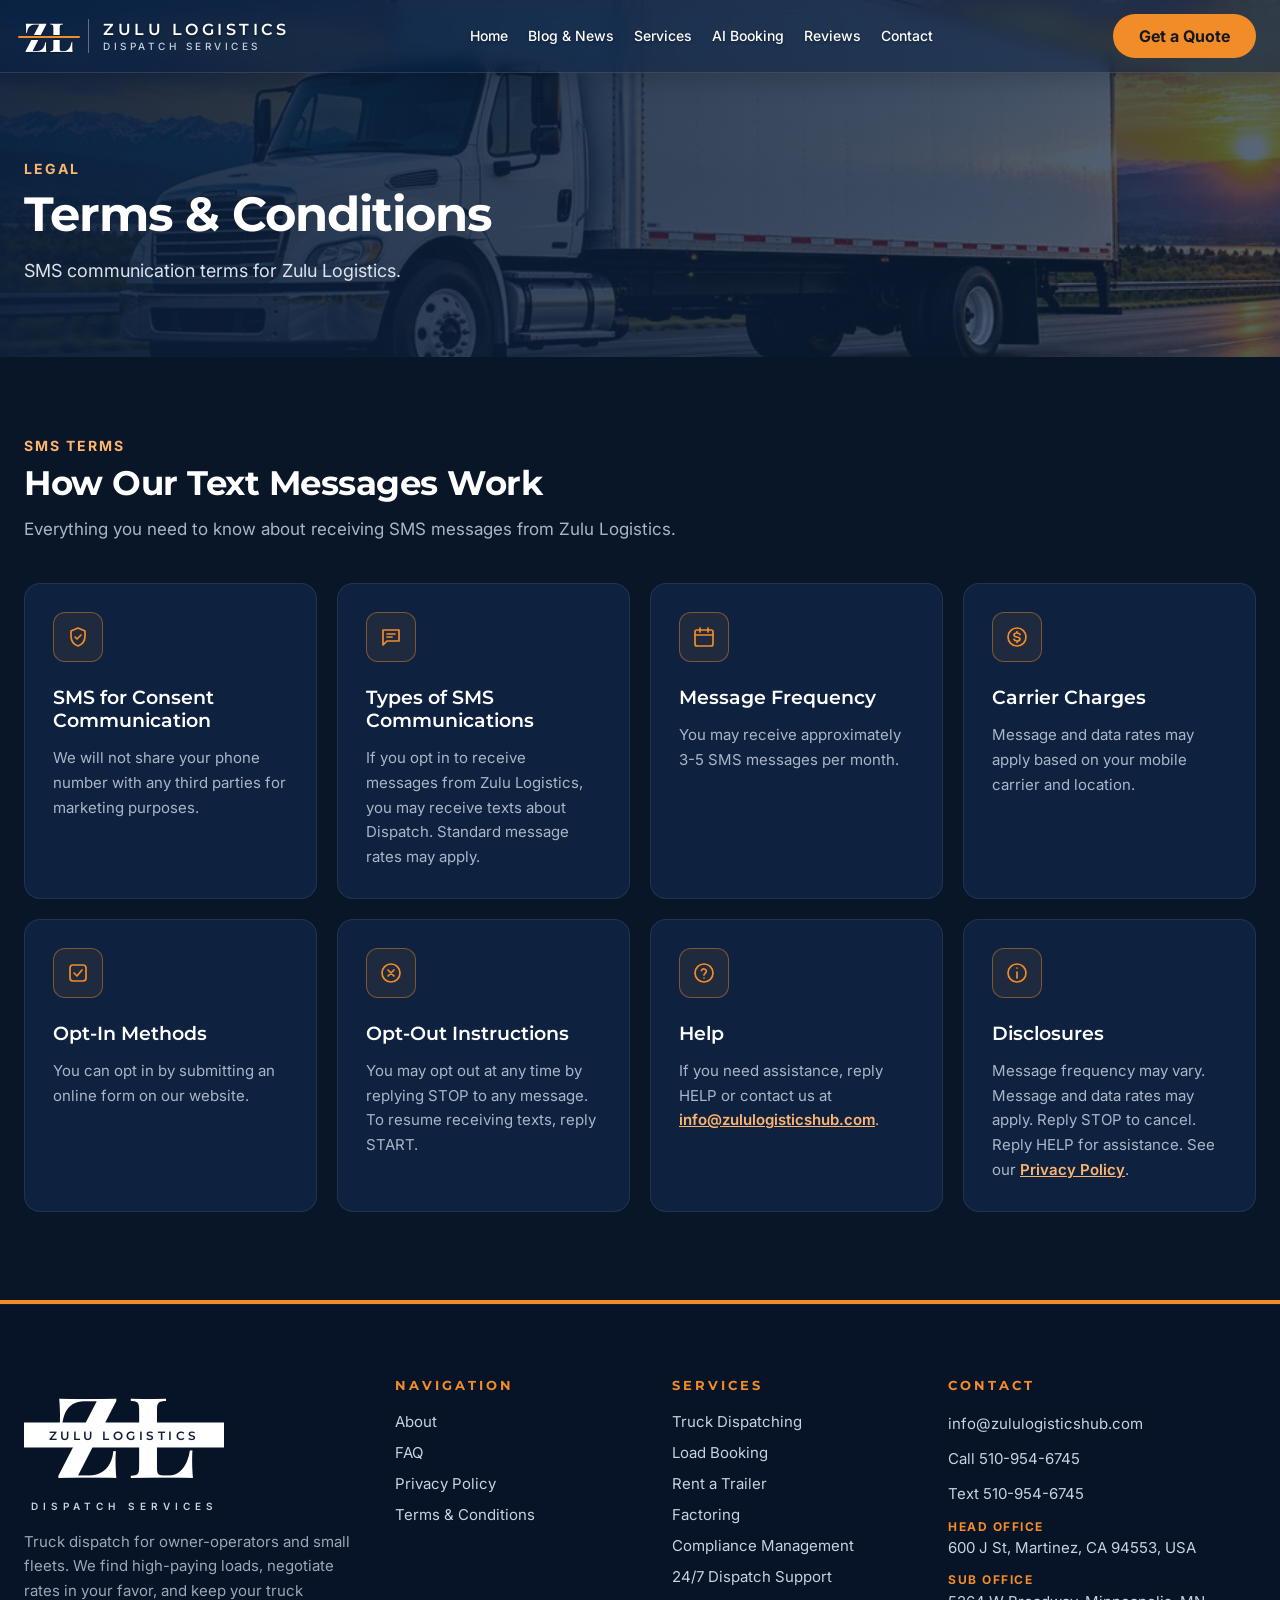
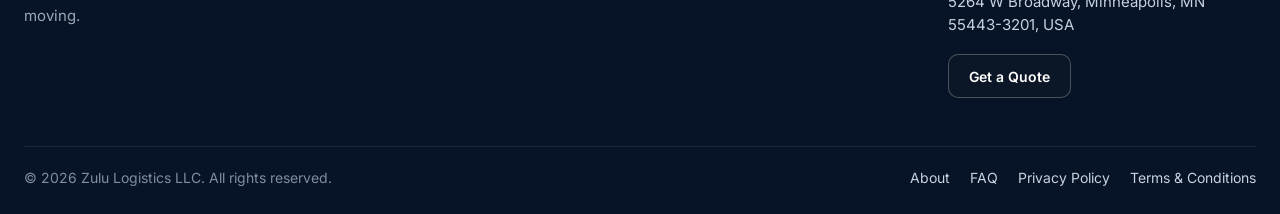
<file: terms-conditions.html>
<!doctype html>
<html lang="en">
<head>
<meta charset="utf-8">
<meta name="viewport" content="width=device-width, initial-scale=1">
<title>Zulu Logistics</title>
<meta name="description" content="Zulu Logistics SMS terms and conditions.">
<meta property="og:title" content="Zulu Logistics">
<meta property="og:description" content="Zulu Logistics SMS terms and conditions.">
<meta property="og:image" content="https://zululogisticshub.com/assets/img/hero-hotshot.jpg">
<meta property="og:type" content="website">
<link rel="icon" type="image/svg+xml" href="data:image/svg+xml,%3Csvg xmlns=%27http://www.w3.org/2000/svg%27 viewBox=%270 0 64 64%27%3E%3Crect width=%2764%27 height=%2764%27 rx=%2714%27 fill=%27%230B1F3A%27/%3E%3Ctext x=%2731%27 y=%2744%27 text-anchor=%27middle%27 font-family=%27Georgia,serif%27 font-weight=%27700%27 font-size=%2734%27 letter-spacing=%27-3%27 fill=%27white%27%3EZL%3C/text%3E%3Crect x=%2710%27 y=%2731%27 width=%2744%27 height=%273%27 rx=%271.5%27 fill=%27%23F28C28%27/%3E%3C/svg%3E">
<link rel="preconnect" href="https://fonts.googleapis.com">
<link rel="preconnect" href="https://fonts.gstatic.com" crossorigin>
<link href="https://fonts.googleapis.com/css2?family=Inter:wght@400;500;600;700&amp;family=Montserrat:wght@600;700;800&amp;family=Playfair+Display:wght@600;700&amp;display=swap" rel="stylesheet">
<link rel="stylesheet" href="/style.css">
</head>
<body>
<div style="font-family: 'Inter', sans-serif; color: #14181F; background: #F4F6F9; min-width: 0;">
<header class="zl-header" style="color: #FFFFFF;">
<div class="zl-header-inner" style="max-width: 1240px; margin: 0 auto; padding: 14px 24px; display: flex; align-items: center; justify-content: space-between; gap: 16px; flex-wrap: wrap;">
<a href="/" aria-label="Zulu Logistics – Dispatch Services, home" class="zl-brand" style="display: flex; align-items: center; gap: 14px; text-decoration: none; color: #FFFFFF;">
<span class="zl-mono" aria-hidden="true"><span class="zl-mono-text">ZL</span><span class="zl-mono-band"></span></span>
<span class="zl-brand-rule" aria-hidden="true"></span>
<span style="display: flex; flex-direction: column; gap: 3px; line-height: 1;">
<span class="zl-brand-name">ZULU LOGISTICS</span>
<span class="zl-tagline" style="font-size: 10px; font-weight: 500; letter-spacing: 3.5px; color: #C7D2E2;">DISPATCH SERVICES</span>
</span>
</a>
<nav class="zl-nav-links" id="main-nav" aria-label="Main" style="display: flex; gap: 26px; font-weight: 500; font-size: 15px;">
<a class="zl-nav-btn" href="/" >Home</a>
<a class="zl-nav-btn" href="/blog" >Blog &amp; News</a>
<a class="zl-nav-btn" href="/services" >Services</a>
<a class="zl-nav-btn" href="/ai-booking" >AI Booking</a>
<a class="zl-nav-btn" href="/#reviews">Reviews</a>
<a class="zl-nav-btn" href="/contact" >Contact</a>
</nav>
<a class="zl-btn zl-btn-primary zl-head-cta" href="/#quote" style="min-height: 44px; font-size: 16px;">Get a Quote</a>
<button type="button" class="zl-menu-btn" aria-expanded="false" aria-controls="main-nav" aria-label="Menu"><span></span><span></span><span></span></button>
</div>
</header>
<main>
<section class="zl-pagehead" style="position: relative; overflow: hidden;">
<img src="/box-truck.jpg" alt="" style="position: absolute; inset: 0; width: 100%; height: 100%; object-fit: cover; display: block;">
<div style="position: absolute; inset: 0; background: linear-gradient(90deg,rgba(11,31,58,.92),rgba(11,31,58,.68));"></div>
<div style="position: relative; max-width: 1240px; margin: 0 auto;">
<p style="margin: 0 0 8px; font-weight: 700; font-size: 14px; letter-spacing: 2px; color: #FFB46E;">LEGAL</p>
<h1 class="zl-hero-title" style="margin: 0; font-family: 'Montserrat', sans-serif; font-weight: 700; font-size: 48px; letter-spacing: -1px;">Terms &amp; Conditions</h1>
<p style="margin: 14px 0 0; max-width: 640px; font-size: 18px; line-height: 1.55; color: #DCE3EE;">SMS communication terms for Zulu Logistics.</p>
</div>
</section>
<section style="padding: 80px 24px 88px; background: #081628;">
<div style="max-width: 1240px; margin: 0 auto;">
<p style="margin: 0 0 8px; font-weight: 700; font-size: 14px; letter-spacing: 2px; color: #FFB46E;">SMS TERMS</p>
<h2 style="margin: 0 0 12px; font-family: 'Montserrat', sans-serif; font-weight: 700; font-size: 34px; letter-spacing: -.5px; color: #FFFFFF;">How Our Text Messages Work</h2>
<p style="margin: 0 0 40px; max-width: 680px; font-size: 17px; line-height: 1.6; color: #A9B6C8;">Everything you need to know about receiving SMS messages from Zulu Logistics.</p>
<div style="display: grid; grid-template-columns: repeat(auto-fill, minmax(250px, 1fr)); gap: 20px;">
<div class="zl-svc">
<span class="zl-svc-icon"><svg aria-hidden="true" width="24" height="24" viewBox="0 0 24 24" fill="none" stroke="currentColor" stroke-width="1.7" stroke-linecap="round" stroke-linejoin="round"><path d="M12 3l7 3v5c0 5-3 8.5-7 10-4-1.5-7-5-7-10V6z"></path><path d="M9 12l2 2 4-4"></path></svg></span>
<h2 style="margin: 0; font-family: 'Montserrat', sans-serif; font-weight: 600; font-size: 19px; color: #FFFFFF;">SMS for Consent Communication</h2>
<p style="margin: 0; font-size: 15px; line-height: 1.65; color: #A9B6C8;">We will not share your phone number with any third parties for marketing purposes.</p>
</div>
<div class="zl-svc">
<span class="zl-svc-icon"><svg aria-hidden="true" width="24" height="24" viewBox="0 0 24 24" fill="none" stroke="currentColor" stroke-width="1.7" stroke-linecap="round" stroke-linejoin="round"><path d="M4 5h16v11H8l-4 4z"></path><path d="M8 9h8M8 12h5"></path></svg></span>
<h2 style="margin: 0; font-family: 'Montserrat', sans-serif; font-weight: 600; font-size: 19px; color: #FFFFFF;">Types of SMS Communications</h2>
<p style="margin: 0; font-size: 15px; line-height: 1.65; color: #A9B6C8;">If you opt in to receive messages from Zulu Logistics, you may receive texts about Dispatch. Standard message rates may apply.</p>
</div>
<div class="zl-svc">
<span class="zl-svc-icon"><svg aria-hidden="true" width="24" height="24" viewBox="0 0 24 24" fill="none" stroke="currentColor" stroke-width="1.7" stroke-linecap="round" stroke-linejoin="round"><rect x="3" y="5" width="18" height="16" rx="2"></rect><path d="M3 10h18M8 3v4M16 3v4"></path></svg></span>
<h2 style="margin: 0; font-family: 'Montserrat', sans-serif; font-weight: 600; font-size: 19px; color: #FFFFFF;">Message Frequency</h2>
<p style="margin: 0; font-size: 15px; line-height: 1.65; color: #A9B6C8;">You may receive approximately 3-5 SMS messages per month.</p>
</div>
<div class="zl-svc">
<span class="zl-svc-icon"><svg aria-hidden="true" width="24" height="24" viewBox="0 0 24 24" fill="none" stroke="currentColor" stroke-width="1.7" stroke-linecap="round" stroke-linejoin="round"><circle cx="12" cy="12" r="9"></circle><path d="M15 9.5c-.5-1-1.6-1.5-3-1.5-1.7 0-3 .8-3 2s1.3 1.7 3 2 3 .8 3 2-1.3 2-3 2c-1.4 0-2.6-.6-3-1.6M12 6.5v1.5M12 16v1.5"></path></svg></span>
<h2 style="margin: 0; font-family: 'Montserrat', sans-serif; font-weight: 600; font-size: 19px; color: #FFFFFF;">Carrier Charges</h2>
<p style="margin: 0; font-size: 15px; line-height: 1.65; color: #A9B6C8;">Message and data rates may apply based on your mobile carrier and location.</p>
</div>
<div class="zl-svc">
<span class="zl-svc-icon"><svg aria-hidden="true" width="24" height="24" viewBox="0 0 24 24" fill="none" stroke="currentColor" stroke-width="1.7" stroke-linecap="round" stroke-linejoin="round"><rect x="4" y="4" width="16" height="16" rx="3"></rect><path d="M8 12l3 3 5-6"></path></svg></span>
<h2 style="margin: 0; font-family: 'Montserrat', sans-serif; font-weight: 600; font-size: 19px; color: #FFFFFF;">Opt-In Methods</h2>
<p style="margin: 0; font-size: 15px; line-height: 1.65; color: #A9B6C8;">You can opt in by submitting an online form on our website.</p>
</div>
<div class="zl-svc">
<span class="zl-svc-icon"><svg aria-hidden="true" width="24" height="24" viewBox="0 0 24 24" fill="none" stroke="currentColor" stroke-width="1.7" stroke-linecap="round" stroke-linejoin="round"><circle cx="12" cy="12" r="9"></circle><path d="M9 9l6 6M15 9l-6 6"></path></svg></span>
<h2 style="margin: 0; font-family: 'Montserrat', sans-serif; font-weight: 600; font-size: 19px; color: #FFFFFF;">Opt-Out Instructions</h2>
<p style="margin: 0; font-size: 15px; line-height: 1.65; color: #A9B6C8;">You may opt out at any time by replying STOP to any message. To resume receiving texts, reply START.</p>
</div>
<div class="zl-svc">
<span class="zl-svc-icon"><svg aria-hidden="true" width="24" height="24" viewBox="0 0 24 24" fill="none" stroke="currentColor" stroke-width="1.7" stroke-linecap="round" stroke-linejoin="round"><circle cx="12" cy="12" r="9"></circle><path d="M9.5 9.5a2.5 2.5 0 0 1 4.8 1c0 1.7-2.3 2-2.3 3.5"></path><path d="M12 17h.01"></path></svg></span>
<h2 style="margin: 0; font-family: 'Montserrat', sans-serif; font-weight: 600; font-size: 19px; color: #FFFFFF;">Help</h2>
<p style="margin: 0; font-size: 15px; line-height: 1.65; color: #A9B6C8;">If you need assistance, reply HELP or contact us at <a href="mailto:info@zululogisticshub.com" class="zl-txt-link">info@zululogisticshub.com</a>.</p>
</div>
<div class="zl-svc">
<span class="zl-svc-icon"><svg aria-hidden="true" width="24" height="24" viewBox="0 0 24 24" fill="none" stroke="currentColor" stroke-width="1.7" stroke-linecap="round" stroke-linejoin="round"><circle cx="12" cy="12" r="9"></circle><path d="M12 11v6M12 7h.01"></path></svg></span>
<h2 style="margin: 0; font-family: 'Montserrat', sans-serif; font-weight: 600; font-size: 19px; color: #FFFFFF;">Disclosures</h2>
<p style="margin: 0; font-size: 15px; line-height: 1.65; color: #A9B6C8;">Message frequency may vary. Message and data rates may apply. Reply STOP to cancel. Reply HELP for assistance. See our <a href="/privacy-policy" class="zl-txt-link">Privacy Policy</a>.</p>
</div>
</div>
</div>
</section>
</main>
<footer id="contact" style="background: #050C18; color: #FFFFFF; padding: 72px 24px 28px; border-top: 1px solid rgba(255,255,255,.06);">
<div class="zl-foot-grid" style="max-width: 1240px; margin: 0 auto;">
<div style="display: flex; flex-direction: column; gap: 18px;">
<a href="/" aria-label="Zulu Logistics – Dispatch Services, home" style="display: inline-flex; flex-direction: column; align-items: center; gap: 12px; align-self: flex-start; width: 200px; text-decoration: none; color: #FFFFFF;">
<span class="zl-logo-full" aria-hidden="true"><span class="zl-logo-zl">ZL</span><span class="zl-logo-band">ZULU LOGISTICS</span></span>
<span aria-hidden="true" style="font-size: 10px; font-weight: 600; letter-spacing: 5px; color: #C7D2E2;">DISPATCH SERVICES</span>
</a>
<p style="margin: 0; max-width: 340px; font-size: 15px; line-height: 1.65; color: #9AA7B9;">Truck dispatch for owner-operators and small fleets. We find high-paying loads, negotiate rates in your favor, and keep your truck moving.</p>
</div>
<nav aria-label="Footer" style="display: flex; flex-direction: column; gap: 12px; align-items: flex-start;">
<p class="zl-foot-h">NAVIGATION</p>
<a class="zl-foot-link" href="/about">About</a>
<a class="zl-foot-link" href="/faq">FAQ</a>
<a class="zl-foot-link" href="/privacy-policy">Privacy Policy</a>
<a class="zl-foot-link" href="/terms-conditions">Terms &amp; Conditions</a>
</nav>
<div style="display: flex; flex-direction: column; gap: 12px; align-items: flex-start;">
<p class="zl-foot-h">SERVICES</p>
<a class="zl-foot-link" href="/services">Truck Dispatching</a>
<a class="zl-foot-link" href="/services">Load Booking</a>
<a class="zl-foot-link" href="/services">Rent a Trailer</a>
<a class="zl-foot-link" href="/services">Factoring</a>
<a class="zl-foot-link" href="/services">Compliance Management</a>
<a class="zl-foot-link" href="/services">24/7 Dispatch Support</a>
</div>
<div style="display: flex; flex-direction: column; gap: 12px; align-items: flex-start; font-size: 15px; line-height: 1.55; color: #C7D2E2;">
<p class="zl-foot-h">CONTACT</p>
<a class="zl-foot-a" href="mailto:info@zululogisticshub.com">info@zululogisticshub.com</a>
<a class="zl-foot-a" href="tel:+15109546745">Call 510-954-6745</a>
<a class="zl-foot-a" href="sms:+15109546745">Text 510-954-6745</a>
<span><span style="display: block; font-size: 12px; font-weight: 700; letter-spacing: 1.5px; color: #F28C28;">HEAD OFFICE</span>600 J St, Martinez, CA 94553, USA</span>
<span><span style="display: block; font-size: 12px; font-weight: 700; letter-spacing: 1.5px; color: #F28C28;">SUB OFFICE</span>5264 W Broadway, Minneapolis, MN 55443-3201, USA</span>
<a class="zl-foot-btn" href="/#quote">Get a Quote</a>
</div>
</div>
<div style="max-width: 1240px; margin: 48px auto 0; padding-top: 22px; border-top: 1px solid rgba(255,255,255,.08); display: flex; flex-wrap: wrap; gap: 12px 24px; justify-content: space-between; font-size: 14px; color: #7F8DA1;">
<span>© 2026 Zulu Logistics LLC. All rights reserved.</span>
<span style="display: flex; gap: 8px 20px; flex-wrap: wrap;"><a class="zl-foot-link" href="/about" style="font-size: 14px;">About</a><a class="zl-foot-link" href="/faq" style="font-size: 14px;">FAQ</a><a class="zl-foot-link" href="/privacy-policy" style="font-size: 14px;">Privacy Policy</a><a class="zl-foot-link" href="/terms-conditions" style="font-size: 14px;">Terms &amp; Conditions</a></span>
</div>
</footer>
</div>
<script src="/main.js"></script>
<!--Start of Tawk.to Script-->
<script type="text/javascript">
var Tawk_API=Tawk_API||{}, Tawk_LoadStart=new Date();
(function(){
var s1=document.createElement("script"),s0=document.getElementsByTagName("script")[0];
s1.async=true;
s1.src='https://embed.tawk.to/6ae8b148d591ee3c31f2a27d/1k6ef921h';
s1.charset='UTF-8';
s1.setAttribute('crossorigin','*');
s0.parentNode.insertBefore(s1,s0);
})();
</script>
<!--End of Tawk.to Script-->
</body>
</html>
</file>
<file: style.css>
body{margin:0;background:#F4F6F9}
a{color:#0B1F3A}a:hover{color:#D9741A}
.zl-stage{position:relative;width:100%;height:760px;overflow:hidden;background:#06101F}
.zl-slide{position:absolute;inset:0;width:100%;height:100%;object-fit:cover;object-position:center;opacity:0;animation:zlSlideIn 20s ease-in-out infinite both}
.zl-slide.s1{opacity:1;animation:none}
.zl-slide.s2{animation-delay:4s}.zl-slide.s3{animation-delay:9s}
.zl-slide.s4{animation-name:zlSlideLast;animation-delay:14s}
@keyframes zlSlideIn{0%{opacity:0}6%{opacity:1}31%{opacity:1}31.1%{opacity:0}100%{opacity:0}}
@keyframes zlSlideLast{0%{opacity:0}6%{opacity:1}25%{opacity:1}31%{opacity:0}100%{opacity:0}}
.zl-shade{position:absolute;inset:0;background:radial-gradient(ellipse at center,rgba(6,16,31,.55) 0%,rgba(6,16,31,.78) 70%),linear-gradient(180deg,rgba(6,16,31,.35) 0%,rgba(6,16,31,.2) 50%,rgba(6,16,31,.92) 100%)}
.zl-cta{display:inline-flex;align-items:center;gap:10px;min-height:54px;padding:0 30px;border-radius:12px;font:600 17px 'Inter',sans-serif;text-decoration:none;transition:transform .2s ease,box-shadow .2s ease,background .2s ease,border-color .2s ease}
.zl-cta-main{background:linear-gradient(135deg,#E8751A,#FFA24A);color:#14181F;box-shadow:0 0 0 1px rgba(255,162,74,.35),0 10px 30px rgba(242,140,40,.45)}
.zl-cta-main:hover{color:#14181F;transform:translateY(-2px);box-shadow:0 0 0 1px rgba(255,162,74,.5),0 14px 40px rgba(242,140,40,.6)}
.zl-cta-main svg{transition:transform .2s ease}.zl-cta-main:hover svg{transform:translateX(4px)}
.zl-cta-alt{background:rgba(6,16,31,.55);color:#FFFFFF;border:1px solid rgba(255,180,110,.45)}
.zl-cta-alt:hover{color:#FFFFFF;border-color:#F28C28;background:rgba(242,140,40,.12);transform:translateY(-2px)}
.zl-trust{display:flex;flex-wrap:wrap;justify-content:center;align-items:center;gap:14px 28px;margin:44px 0 0;padding:0;list-style:none;font-size:13px;font-weight:600;letter-spacing:3px;color:rgba(255,255,255,.62)}
.zl-trust li+li{border-left:1px solid rgba(255,255,255,.25);padding-left:28px}
.zl-scroll{position:absolute;left:50%;bottom:26px;transform:translateX(-50%);display:flex;flex-direction:column;align-items:center;gap:10px;font-size:11px;font-weight:600;letter-spacing:3px;color:rgba(255,255,255,.6);text-decoration:none}
.zl-scroll:hover{color:#FFFFFF}
.zl-scroll-line{width:1px;height:38px;background:linear-gradient(180deg,rgba(255,255,255,.7),rgba(255,255,255,0));animation:zlScroll 1.8s ease-in-out infinite;transform-origin:top}
@keyframes zlScroll{0%{transform:scaleY(0);opacity:1}60%{transform:scaleY(1);opacity:1}100%{transform:scaleY(1);opacity:0}}
.zl-hero-copy{position:absolute;inset:0;display:flex;align-items:center;animation:zlFade .9s ease-out .3s both}
@keyframes zlFade{from{opacity:0;transform:translateY(16px)}to{opacity:1;transform:none}}
.zl-btn{display:inline-flex;align-items:center;justify-content:center;min-height:48px;padding:0 26px;border-radius:999px;font-family:'Inter',sans-serif;font-weight:700;font-size:17px;text-decoration:none;transition:transform .2s ease,background .2s ease}
.zl-btn:hover{transform:translateY(-2px)}
.zl-btn-primary{background:#F28C28;color:#14181F}
.zl-btn-primary:hover{background:#FF9C3A;color:#14181F}
.zl-btn-ghost{background:rgba(11,31,58,.55);color:#FFFFFF;border:2px solid rgba(255,255,255,.75)}
.zl-btn-ghost:hover{background:rgba(11,31,58,.8);color:#FFFFFF}
.zl-card{transition:transform .35s ease,box-shadow .35s ease;transform:perspective(900px) rotateX(0) translateY(0)}
.zl-card:hover{transform:perspective(900px) rotateX(3deg) translateY(-8px);box-shadow:0 24px 40px rgba(11,31,58,.18)}
.zl-card-img{transition:transform .5s ease}
.zl-card:hover .zl-card-img{transform:scale(1.08)}
.zl-card:hover .zl-card-tag{background:#F28C28;color:#14181F}
.zl-card-tag{transition:background .3s ease,color .3s ease}
.zl-input{width:100%;box-sizing:border-box;min-height:48px;padding:10px 14px;border:1.5px solid #B9C3D1;border-radius:10px;font-family:'Inter',sans-serif;font-size:16px;color:#14181F;background:#FFFFFF}
.zl-file{padding:10px;cursor:pointer}
.zl-file::file-selector-button{margin-right:12px;padding:8px 16px;border:0;border-radius:999px;background:#0B1F3A;color:#FFFFFF;font:600 14px 'Inter',sans-serif;cursor:pointer}
.zl-input:focus{outline:3px solid rgba(242,140,40,.45);border-color:#D9741A}
.zl-nav-btn{background:none;border:0;padding:6px 2px;cursor:pointer;font:inherit;color:#FFFFFF;border-bottom:2px solid transparent;white-space:nowrap}
.zl-nav-btn:hover{color:#FFB46E}
.zl-nav-btn[aria-current="page"]{border-bottom-color:#F28C28;color:#FFFFFF}
.zl-link-btn{background:none;border:0;padding:0;cursor:pointer;font:inherit;color:inherit;text-decoration:underline;text-align:left}
.zl-link-btn:hover{color:#FFB46E}
.zl-txt-link{color:#B45F12;font-weight:600}
.zl-pagehead{background:#0B1F3A;color:#FFFFFF;padding:160px 24px 72px}
.zl-header{position:fixed;top:0;left:0;right:0;z-index:50;background:transparent;transition:transform .35s ease}
.zl-header,.zl-header a,.zl-nav-btn,.zl-mono,.zl-brand-name,.zl-tagline{transition:color .3s ease,background-color .3s ease}
.zl-header.is-hidden{transform:translateY(-100%)}
.zl-header.on-light,.zl-header.on-light a:not(.zl-btn),.zl-header.on-light .zl-nav-btn{color:#0B1F3A !important}
.zl-header.on-light .zl-nav-btn:hover{color:#B45F12 !important}
.zl-header.on-light .zl-mono,.zl-header.on-light .zl-brand-name{color:#0B1F3A !important}
.zl-header.on-light .zl-tagline{color:#3D4A5C !important}
.zl-svc{position:relative;display:flex;flex-direction:column;gap:14px;padding:28px;border-radius:16px;background:#0E2240;border:1px solid rgba(255,255,255,.08);transition:transform .3s ease,border-color .3s ease,box-shadow .3s ease}
.zl-svc:hover{transform:translateY(-6px);border-color:rgba(242,140,40,.55);box-shadow:0 20px 40px rgba(0,0,0,.35)}
.zl-svc .zl-txt-link{color:#FFB46E}
.zl-svc-icon{display:inline-flex;align-items:center;justify-content:center;width:48px;height:48px;border-radius:12px;border:1px solid rgba(242,140,40,.45);background:rgba(242,140,40,.08);color:#F28C28;margin-bottom:10px}
.zl-stats{display:grid;grid-template-columns:repeat(4,1fr)}
.zl-stat{display:flex;flex-direction:column;align-items:center;gap:12px;padding:28px 12px;text-align:center}
.zl-stat+.zl-stat{border-left:1px solid rgba(255,255,255,.08)}
.zl-stat-num{font-family:'Montserrat',sans-serif;font-weight:700;font-size:56px;line-height:1;letter-spacing:-1px;background:linear-gradient(135deg,#E8751A,#FFB062);-webkit-background-clip:text;background-clip:text;color:transparent}
.zl-stat-label{font-size:13px;font-weight:600;letter-spacing:3px;color:rgba(255,255,255,.55)}
.zl-foot-grid{display:grid;grid-template-columns:1.4fr 1fr 1fr 1.3fr;gap:40px}
.zl-foot-h{margin:0 0 6px;line-height:1.4;font-family:'Montserrat',sans-serif;font-size:13px;font-weight:700;letter-spacing:3px;color:#F28C28}
.zl-foot-link{background:none;border:0;padding:0;cursor:pointer;font:400 15px 'Inter',sans-serif;color:#C7D2E2;text-align:left;transition:color .2s ease}
.zl-foot-link:hover,.zl-foot-a:hover{color:#FFB46E}
.zl-foot-a{color:#C7D2E2;text-decoration:none;transition:color .2s ease}
.zl-foot-btn{margin-top:6px;display:inline-flex;align-items:center;min-height:42px;padding:0 20px;border-radius:10px;border:1px solid rgba(255,255,255,.25);background:#0B1626;color:#FFFFFF;font:600 14px 'Inter',sans-serif;text-decoration:none;transition:border-color .2s ease,background .2s ease}
.zl-foot-btn:hover{color:#FFFFFF;border-color:#F28C28;background:rgba(242,140,40,.12)}
@media (max-width:980px){.zl-foot-grid{grid-template-columns:1fr 1fr}}
@media (max-width:560px){.zl-foot-grid{grid-template-columns:1fr}}
section[id]{scroll-margin-top:80px}
html{scroll-behavior:smooth}
a.zl-nav-btn,a.zl-foot-link,a.zl-link-btn{text-decoration:none;display:inline-block}
.zl-star{color:#C3CBD6}.zl-star.on{color:#F28C28}
[hidden]{display:none !important}
.zl-review{display:flex;flex-direction:column;gap:12px;padding:24px;background:#F8FAFC;border:1px solid #E1E6EE;border-radius:16px}
.zl-star{background:none;border:0;padding:0 2px;font-size:32px;line-height:1;cursor:pointer;transition:transform .15s ease}
.zl-star:hover{transform:scale(1.15)}
.zl-word{display:inline-block;animation:zlWord .7s cubic-bezier(.2,.8,.2,1) both}
.zl-word.w1{animation-delay:.35s}.zl-word.w2{animation-delay:.75s}.zl-word.w3{animation-delay:1.15s}.zl-word.w4{display:block;animation-delay:1.6s}
@keyframes zlWord{from{opacity:0;transform:translateY(22px);filter:blur(6px)}to{opacity:1;transform:none;filter:none}}
.zl-shine{background:linear-gradient(100deg,#F28C28 0%,#FFB062 35%,#FFF1DF 50%,#FFB062 65%,#F28C28 100%);background-size:250% 100%;-webkit-background-clip:text;background-clip:text;color:transparent;text-shadow:none;animation:zlWord .7s cubic-bezier(.2,.8,.2,1) 1.15s both,zlShine 4s linear 2s infinite}
@keyframes zlShine{from{background-position:100% 0}to{background-position:-150% 0}}
.zl-kicker-link{transition:background .2s ease,border-color .2s ease}
.zl-kicker-link:hover{background:rgba(242,140,40,.22) !important;border-color:#F28C28 !important;color:#FFFFFF !important}
.zl-live-dot{width:8px;height:8px;border-radius:50%;background:#3DDC84;box-shadow:0 0 0 0 rgba(61,220,132,.6);animation:zlPulse 1.8s ease-out infinite}
@keyframes zlPulse{0%{box-shadow:0 0 0 0 rgba(61,220,132,.6)}100%{box-shadow:0 0 0 10px rgba(61,220,132,0)}}
@media (max-width:1320px) and (min-width:1101px){.zl-nav-links{gap:16px !important;font-size:14px !important}}
.zl-kicker-more{margin-left:-8px}
.zl-menu-btn{display:none;flex-direction:column;justify-content:center;gap:5px;width:40px;height:40px;padding:0 9px;border:1px solid rgba(255,255,255,.3);border-radius:10px;background:transparent;cursor:pointer}
.zl-menu-btn span{display:block;height:2px;border-radius:2px;background:#FFFFFF;transition:transform .25s ease,opacity .25s ease}
.zl-header.menu-open .zl-menu-btn span:nth-child(1){transform:translateY(7px) rotate(45deg)}
.zl-header.menu-open .zl-menu-btn span:nth-child(2){opacity:0}
.zl-header.menu-open .zl-menu-btn span:nth-child(3){transform:translateY(-7px) rotate(-45deg)}
.zl-steps{list-style:none;margin:0;padding:0;display:grid;grid-template-columns:repeat(5,minmax(0,1fr));gap:20px;position:relative}
.zl-steps::before{content:"";position:absolute;left:10%;right:10%;top:34px;height:2px;background:repeating-linear-gradient(90deg,#F28C28 0 8px,transparent 8px 16px);opacity:.5;z-index:0}
.zl-step{position:relative;z-index:1;display:flex;flex-direction:column;gap:12px;padding:24px 22px;background:#FFFFFF;border:1px solid #E1E6EE;border-radius:16px;transition:transform .3s ease,box-shadow .3s ease,border-color .3s ease}
.zl-step:hover{transform:translateY(-6px);border-color:rgba(242,140,40,.55);box-shadow:0 20px 36px rgba(11,31,58,.12)}
.zl-step-num{position:absolute;top:18px;right:20px;font-family:'Montserrat',sans-serif;font-weight:700;font-size:28px;color:rgba(242,140,40,.25)}
@media (max-width:1100px){.zl-steps{grid-template-columns:repeat(auto-fill,minmax(240px,1fr))}.zl-steps::before{display:none}}
.zl-mono{position:relative;display:inline-block;line-height:1}
.zl-mono-text{display:block;font-family:'Playfair Display',Georgia,serif;font-weight:700;font-size:40px;line-height:.9;letter-spacing:1px;-webkit-mask-image:linear-gradient(180deg,#000 0,#000 47%,transparent 47%,transparent 61%,#000 61%);mask-image:linear-gradient(180deg,#000 0,#000 47%,transparent 47%,transparent 61%,#000 61%)}
.zl-mono-band{position:absolute;left:-6px;right:-6px;top:54%;height:2px;margin-top:-1px;background:#F28C28;border-radius:2px}
.zl-brand-rule{width:1px;height:34px;background:currentColor;opacity:.35}
.zl-brand-name{font-family:'Montserrat',sans-serif;font-weight:600;font-size:16px;letter-spacing:3.5px}
.zl-brand:hover .zl-mono-band{background:#FFB062}
.zl-logo-full{position:relative;display:flex;align-items:center;justify-content:center;width:200px}
.zl-logo-zl{font-family:'Playfair Display',Georgia,serif;font-weight:700;font-size:112px;line-height:1;letter-spacing:6px;padding-left:6px}
.zl-logo-band{position:absolute;left:0;right:0;top:53%;transform:translateY(-50%);padding:5px 0;background:#FFFFFF;color:#0B1F3A;text-align:center;font-family:'Montserrat',sans-serif;font-weight:600;font-size:12px;letter-spacing:3.5px;white-space:nowrap}
@media (max-width:1100px){
.zl-header{background:rgba(11,31,58,.96);box-shadow:0 6px 18px rgba(0,0,0,.25)}
.zl-header-inner{flex-wrap:wrap}
.zl-brand{margin-right:auto}
.zl-menu-btn{display:inline-flex !important}
.zl-nav-links{display:none !important}
.zl-header.menu-open .zl-nav-links{display:flex !important;order:3;width:100%;flex-direction:column;gap:0 !important;padding:6px 0 10px;font-size:16px !important}
.zl-header.menu-open .zl-nav-btn{text-align:left;padding:12px 4px;border-bottom:1px solid rgba(255,255,255,.08)}
.zl-nav-btn[aria-current="page"]{color:#FFB46E !important;border-bottom-color:rgba(255,255,255,.08)}
.zl-header.on-light,.zl-header.on-light a:not(.zl-btn),.zl-header.on-light .zl-nav-btn,.zl-header.on-light .zl-mono,.zl-header.on-light .zl-brand-name{color:#FFFFFF !important}
.zl-header.on-light .zl-tagline{color:#C7D2E2 !important}
}
@media (max-width:760px){.zl-mono-text{font-size:34px}.zl-brand-name{font-size:14px;letter-spacing:2.5px}.zl-brand-rule{height:28px}}
.zl-faq-item{background:#FFFFFF;border:1px solid #E1E6EE;border-left:4px solid #F28C28;border-radius:12px;padding:20px 22px}
.zl-faq{background:#FFFFFF;border:1px solid #E1E6EE;border-radius:14px;padding:0 22px}
.zl-faq summary{cursor:pointer;list-style:none;padding:20px 0;font-family:'Montserrat',sans-serif;font-weight:600;font-size:18px;color:#0B1F3A;display:flex;justify-content:space-between;gap:16px}
.zl-faq summary::-webkit-details-marker{display:none}
.zl-faq summary::after{content:"+";color:#D9741A;font-size:24px;line-height:1}
.zl-faq[open] summary::after{content:"–"}
.zl-feature{background:#FFFFFF;border:1px solid #E1E6EE;border-radius:16px;padding:26px;display:flex;flex-direction:column;gap:10px;transition:transform .3s ease,box-shadow .3s ease}
.zl-feature:hover{transform:translateY(-6px);box-shadow:0 20px 36px rgba(11,31,58,.14)}
@media (max-width:760px){
.zl-stage{height:auto;min-height:600px;max-height:none}
.zl-hero-copy{position:relative !important;padding:120px 0 110px}
.zl-trust{letter-spacing:2px;font-size:12px;gap:8px 18px}
.zl-trust li+li{border-left:0;padding-left:0}
.zl-kicker{font-size:11px !important;letter-spacing:1.5px !important}
.zl-stats{grid-template-columns:repeat(2,1fr)}
.zl-stat+.zl-stat{border-left:0}
.zl-stat:nth-child(even){border-left:1px solid rgba(255,255,255,.08)}
.zl-stat:nth-child(n+3){border-top:1px solid rgba(255,255,255,.08)}
.zl-stat-num{font-size:40px}
.zl-stat-label{font-size:11px;letter-spacing:2px}
.zl-hero-title{font-size:36px !important}
.zl-pagehead{padding:130px 20px 48px}
.zl-header{background:rgba(11,31,58,.96);box-shadow:0 6px 18px rgba(0,0,0,.25)}
.zl-header-inner{padding:10px 16px !important;gap:10px !important;flex-wrap:wrap}
.zl-brand{gap:10px !important;margin-right:auto}
.zl-mono-text{font-size:30px !important}
.zl-brand-rule{height:26px !important}
.zl-brand-name{font-size:12px !important;letter-spacing:2px !important}
.zl-tagline{font-size:8px !important;letter-spacing:2.5px !important}
.zl-head-cta{min-height:36px !important;padding:0 14px !important;font-size:14px !important}
.zl-menu-btn{display:inline-flex !important}
.zl-nav-links{display:none !important}
.zl-header.menu-open .zl-nav-links{display:flex !important;order:3;width:100%;flex-direction:column;gap:0 !important;padding:6px 0 10px;font-size:16px !important}
.zl-header.menu-open .zl-nav-btn{text-align:left;padding:12px 4px;border-bottom:1px solid rgba(255,255,255,.08)}
.zl-nav-btn[aria-current="page"]{color:#FFB46E !important;border-bottom-color:rgba(255,255,255,.08)}
.zl-header.on-light,.zl-header.on-light a:not(.zl-btn),.zl-header.on-light .zl-nav-btn,.zl-header.on-light .zl-mono,.zl-header.on-light .zl-brand-name{color:#FFFFFF !important}
.zl-header.on-light .zl-tagline{color:#C7D2E2 !important}
.zl-kicker-more{display:none}
}
@media (prefers-reduced-motion:reduce){.zl-header{transition:none}.zl-word,.zl-shine,.zl-live-dot{animation:none}.zl-hero-copy,.zl-scroll-line{animation:none}.zl-slide{animation:none}}

.zl-header{background:rgba(11,31,58,.5) !important;-webkit-backdrop-filter:blur(8px) saturate(140%);backdrop-filter:blur(8px) saturate(140%);border-bottom:1px solid rgba(255,255,255,.12);box-shadow:0 6px 24px rgba(0,0,0,.18)}
.zl-header.is-scrolled{background:rgba(11,31,58,.62) !important}
.zl-header .zl-nav-btn,.zl-header .zl-brand-name,.zl-header .zl-mono{text-shadow:0 1px 3px rgba(0,0,0,.35)}
footer#contact{border-top:4px solid #F28C28 !important;background:#071326 !important;box-shadow:inset 0 1px 0 rgba(255,255,255,.04)}
.zl-skel{min-height:190px;border-radius:16px;background:linear-gradient(100deg,#EEF2F7 30%,#F8FAFC 50%,#EEF2F7 70%);background-size:300% 100%;animation:zlSkel 1.4s ease-in-out infinite}
.zl-skel-tall{min-height:340px}
@keyframes zlSkel{from{background-position:100% 0}to{background-position:0 0}}
.zl-tab{padding:9px 18px;border-radius:999px;border:1px solid #CBD3DF;background:#FFFFFF;color:#0B1F3A;font:600 14px 'Inter',sans-serif;cursor:pointer}
.zl-tab[aria-pressed="true"]{background:#0B1F3A;border-color:#0B1F3A;color:#FFFFFF}
.zl-post-card{display:flex;flex-direction:column;background:#FFFFFF;border:1px solid #E1E6EE;border-radius:16px;overflow:hidden;text-decoration:none;color:inherit;transition:transform .3s ease,box-shadow .3s ease,border-color .3s ease}
.zl-post-card:hover{transform:translateY(-6px);border-color:rgba(242,140,40,.55);box-shadow:0 20px 36px rgba(11,31,58,.12)}
.zl-post-img{width:100%;aspect-ratio:16/9;object-fit:cover;display:block;background:#0B1F3A}
.zl-post-tag{display:inline-block;padding:3px 10px;border-radius:999px;background:#E8EEF7;color:#0B1F3A;font-size:12px;font-weight:700;letter-spacing:1px;text-transform:uppercase}
.zl-post-tag.is-news{background:#FFF1E2;color:#B45F12}
@media (prefers-reduced-motion:reduce){.zl-skel{animation:none}}
</file>
